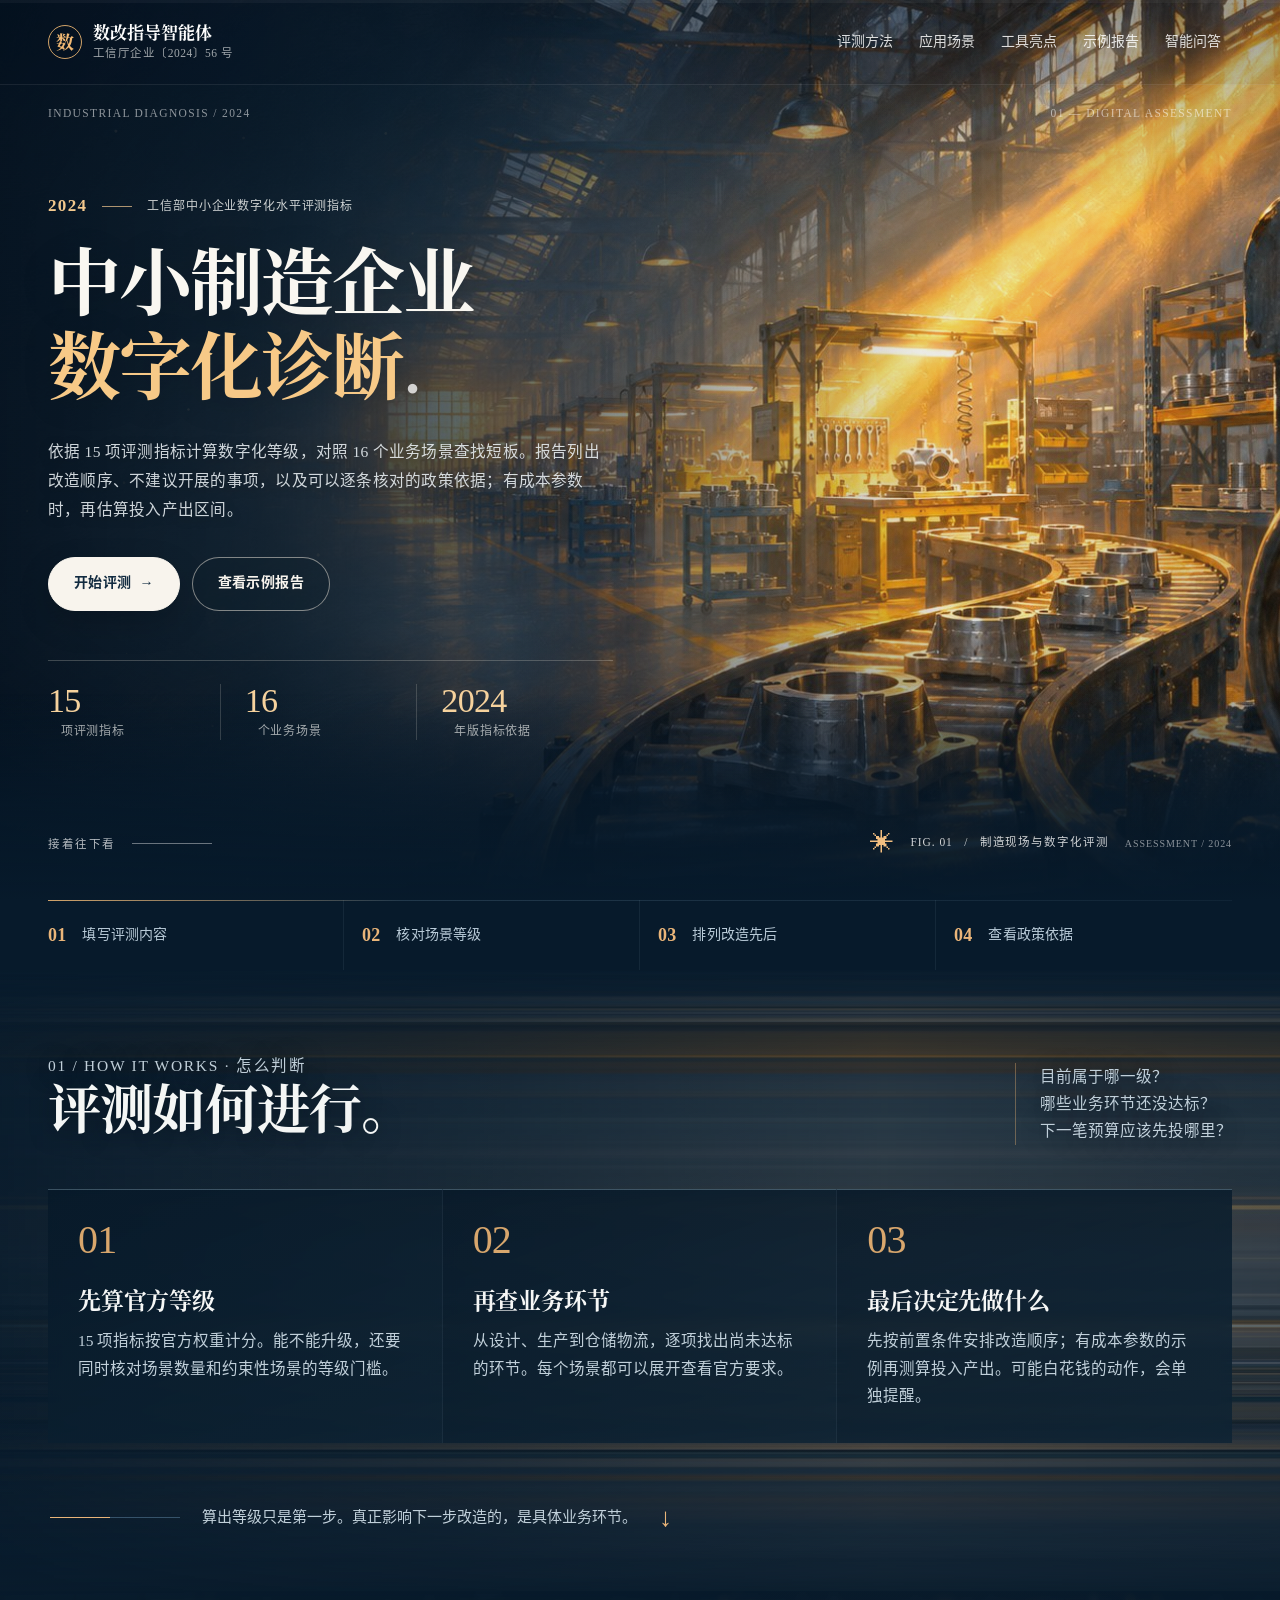
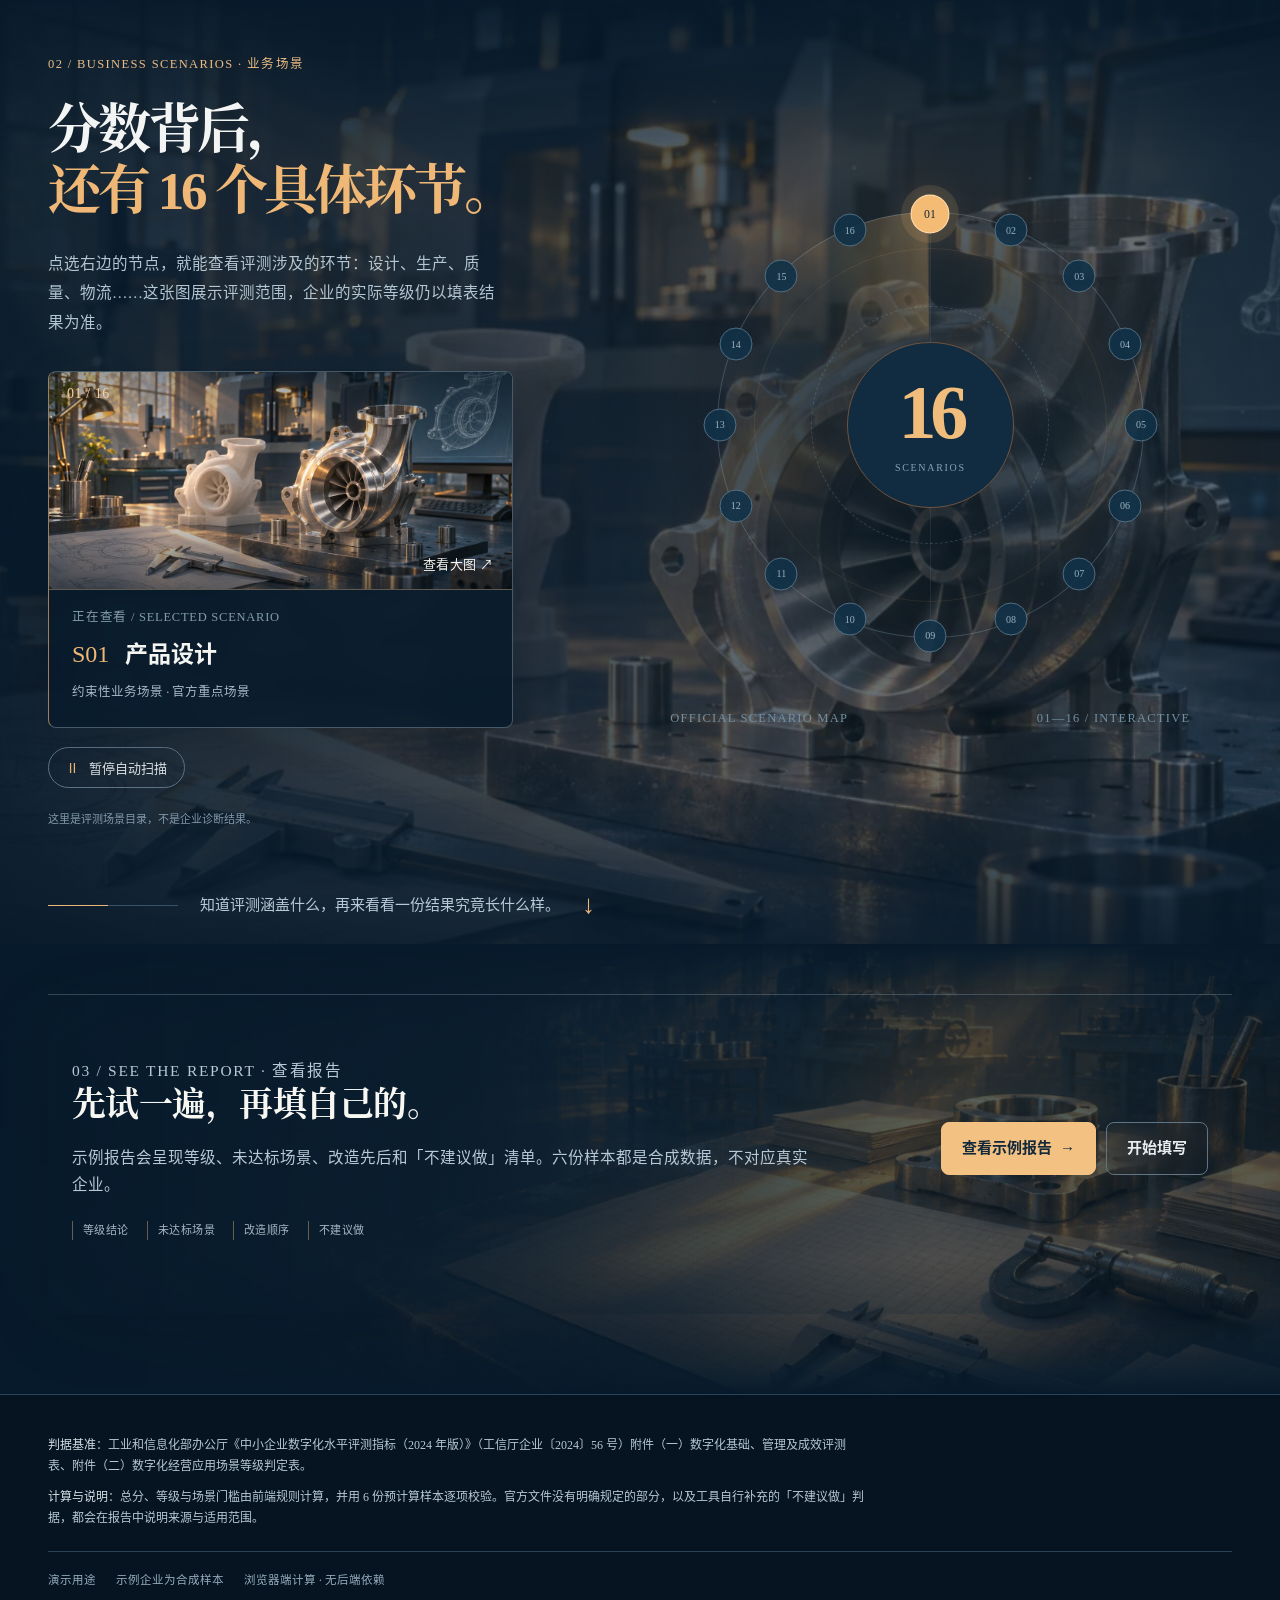
<file: index.html>
<!DOCTYPE html>
<html lang="zh-CN">
<head>
<meta charset="utf-8">
<meta name="viewport" content="width=device-width, initial-scale=1">
<title>数改指导智能体 · 中小企业数字化水平评测</title>
<meta name="description" content="依据工信厅企业〔2024〕56 号《中小企业数字化水平评测指标（2024 年版）》，输出可回查的诊断、改造路径与投入产出排序。">
<meta name="theme-color" content="#fbfaf7" media="(prefers-color-scheme: light)">
<meta name="theme-color" content="#121210" media="(prefers-color-scheme: dark)">
<link rel="icon" href="data:image/svg+xml,%3Csvg xmlns='http://www.w3.org/2000/svg' viewBox='0 0 32 32'%3E%3Crect width='32' height='32' rx='7' fill='%231a1916'/%3E%3Ctext x='16' y='23' font-size='17' text-anchor='middle' fill='%23fbfaf7' font-family='serif'%3E数%3C/text%3E%3C/svg%3E">
<link rel="stylesheet" href="assets/styles.css?v=20261108">
<link rel="stylesheet" href="assets/redesign.css?v=20261108">
<link rel="stylesheet" href="assets/motion-hero.css?v=20261108">
<link rel="stylesheet" href="assets/spectacle.css?v=20261108">
<link rel="stylesheet" href="assets/cinematic-scene.css?v=20261108">
<link rel="stylesheet" href="assets/typography.css?v=20261108">
<link rel="stylesheet" href="assets/continuity.css?v=20261108">
<link rel="stylesheet" href="assets/chapter-film.css?v=20261108">
<link rel="stylesheet" href="assets/scenario-gallery.css?v=20261108">
<link rel="stylesheet" href="assets/hero-editorial.css?v=20261108">
</head>
<body>
<a class="skip-link" href="#main">跳到主要内容</a>
<div class="page-scroll-progress" aria-hidden="true"><span></span></div>

<header class="topbar" id="topbar">
  <div class="topbar-inner">
    <a class="brand" href="#top" aria-label="数改指导智能体 首页">
      <span class="brand-mark" aria-hidden="true">数</span>
      <span class="brand-text">
        <span class="brand-name">数改指导智能体</span>
        <span class="brand-sub">工信厅企业〔2024〕56 号</span>
      </span>
    </a>
    <nav class="topnav" aria-label="页面导航">
      <a href="#method">评测方法</a>
      <a href="#scenario-atlas">应用场景</a>
      <a href="highlights.html">工具亮点</a>
      <a href="report.html" class="is-current">示例报告</a>
      <a href="ask.html">智能问答</a>
    </nav>
  </div>
</header>

<nav class="journey-rail" aria-label="了解工具的三个步骤">
  <span class="journey-rail-line" aria-hidden="true"><i></i></span>
  <a href="#method" data-chapter="method"><span>01</span> 评测方法</a>
  <a href="#scenario-atlas" data-chapter="scenario"><span>02</span> 应用场景</a>
  <a href="#start" data-chapter="start"><span>03</span> 示例报告</a>
</nav>

<main id="main">

  <!-- ============================================================ 首屏 -->
  <section class="hero" id="top">
    <div class="hero-bg" aria-hidden="true"></div>
    <canvas class="hero-cinema" id="hero-cinema" aria-hidden="true"></canvas>
    <div class="hero-beam" aria-hidden="true"></div>
    <canvas class="hero-particles" id="hero-particles" aria-hidden="true"></canvas>
    <div class="hero-transition" aria-hidden="true"></div>
    <div class="hero-edition" aria-hidden="true"><span>INDUSTRIAL DIAGNOSIS / 2024</span><span>01 — DIGITAL ASSESSMENT</span></div>
    <div class="hero-copy">
      <p class="eyebrow"><span class="eyebrow-year">2024</span><span class="eyebrow-divider" aria-hidden="true"></span>工信部中小企业数字化水平评测指标</p>
      <h1><span class="hero-line hero-line-first">中小制造企业</span><em class="hero-line hero-line-second">数字化诊断<span class="hero-period">.</span></em></h1>
      <p class="lede">
        依据 15 项评测指标计算数字化等级，对照 16 个业务场景查找短板。报告列出改造顺序、不建议开展的事项，以及可以逐条核对的政策依据；有成本参数时，再估算投入产出区间。
      </p>
      <div class="hero-actions">
        <a class="btn btn-primary" href="report.html?mode=form" id="btn-fill">
          开始评测
          <span class="arrow" aria-hidden="true">→</span>
        </a>
        <a class="btn" href="report.html?mode=demo" id="btn-demo">查看示例报告</a>
      </div>
      <div class="hero-trust hero-facts" aria-label="评测工具概要">
        <div class="hero-fact"><strong>15</strong><span>项评测指标</span></div>
        <div class="hero-fact"><strong>16</strong><span>个业务场景</span></div>
        <div class="hero-fact"><strong>2024</strong><span>年版指标依据</span></div>
      </div>
    </div>
    <div class="hero-figure" aria-hidden="true"><span class="figure-cross">✳</span><span>FIG. 01 &nbsp; / &nbsp; 制造现场与数字化评测</span><span>ASSESSMENT / 2024</span></div>
    <div class="hero-scroll" aria-hidden="true"><span>接着往下看</span><i></i></div>
  </section>

  <div class="motion-marquee" aria-label="使用流程：填写评测内容、核对场景等级、排列改造先后、查看政策依据">
    <div class="marquee-track" aria-hidden="true">
      <span><b>01</b> 填写评测内容</span>
      <span><b>02</b> 核对场景等级</span>
      <span><b>03</b> 排列改造先后</span>
      <span><b>04</b> 查看政策依据</span>
    </div>
  </div>
  <!-- ============================================================ 方法 -->
  <section class="method" id="method" aria-label="评测方法">
    <div class="chapter-film chapter-film-method" aria-hidden="true">
      <canvas class="chapter-film-canvas" data-film="method" data-image="assets/img/method-aisle.webp"></canvas>
      <div class="chapter-film-shade"></div>
    </div>
    <div class="story-intro reveal">
      <div><p class="story-overline">01 / HOW IT WORKS · 怎么判断</p><h2>评测如何进行<span>。</span></h2></div>
      <p>目前属于哪一级？<br>哪些业务环节还没达标？<br>下一笔预算应该先投哪里？</p>
    </div>
    <article class="reveal" style="--d:0ms">
      <span class="num">01</span>
      <h3>先算官方等级</h3>
      <p>15 项指标按官方权重计分。能不能升级，还要同时核对场景数量和约束性场景的等级门槛。</p>
    </article>
    <article class="reveal" style="--d:80ms">
      <span class="num">02</span>
      <h3>再查业务环节</h3>
      <p>从设计、生产到仓储物流，逐项找出尚未达标的环节。每个场景都可以展开查看官方要求。</p>
    </article>
    <article class="reveal" style="--d:160ms">
      <span class="num">03</span>
      <h3>最后决定先做什么</h3>
      <p>先按前置条件安排改造顺序；有成本参数的示例再测算投入产出。可能白花钱的动作，会单独提醒。</p>
    </article>
    <div class="method-handoff reveal">
      <span class="handoff-line"><i></i></span>
      <p>算出等级只是第一步。真正影响下一步改造的，是具体业务环节。</p>
      <span class="handoff-arrow">↓</span>
    </div>
  </section>

  <section class="signal-section" id="scenario-atlas" aria-labelledby="signal-title">
    <div class="chapter-film chapter-film-scenario" aria-hidden="true">
      <canvas class="chapter-film-canvas" data-film="scenario" data-image="assets/img/scenario-cell.webp"></canvas>
      <div class="chapter-film-shade"></div>
    </div>
    <div class="signal-inner">
      <div class="signal-copy reveal">
        <p class="signal-eyebrow">02 / BUSINESS SCENARIOS · 业务场景</p>
        <h2 id="signal-title">分数背后，<br><em>还有 16 个具体环节。</em></h2>
        <p class="signal-description">点选右边的节点，就能查看评测涉及的环节：设计、生产、质量、物流……这张图展示评测范围，企业的实际等级仍以填表结果为准。</p>
        <div class="signal-active" aria-live="off">
          <button class="signal-preview-zoom" id="signal-preview-zoom" type="button" aria-label="放大当前场景主题图">
            <img class="signal-preview-image is-current" id="signal-preview-a" src="assets/img/scenes/s01.webp" alt="" width="1200" height="676" decoding="async">
            <img class="signal-preview-image" id="signal-preview-b" alt="" width="1200" height="676" decoding="async">
            <span class="signal-preview-counter" id="signal-preview-counter">01 / 16</span>
            <span class="signal-preview-action">查看大图 ↗</span>
          </button>
          <div class="signal-active-body">
            <span class="signal-active-label">正在查看 / SELECTED SCENARIO</span>
            <div class="signal-active-main"><strong id="signal-id">S01</strong><span id="signal-name">产品设计</span></div>
            <span class="signal-type" id="signal-type">工信部 2024 年评测场景</span>
          </div>
        </div>
        <button type="button" class="signal-toggle" id="signal-toggle" aria-pressed="false"><span class="signal-toggle-icon" aria-hidden="true">Ⅱ</span><span id="signal-toggle-text">暂停自动扫描</span></button>
        <p class="signal-disclaimer">这里是评测场景目录，不是企业诊断结果。</p>
      </div>
      <div class="signal-visual reveal" aria-label="16 个应用场景节点，可逐一选择">
        <div class="signal-orbit">
          <div class="signal-halo" aria-hidden="true"></div>
          <div class="signal-circles" aria-hidden="true"></div>
          <div class="signal-sweep" aria-hidden="true"></div>
          <div class="signal-center" aria-hidden="true"><strong>16</strong><span>SCENARIOS</span></div>
          <div class="signal-nodes" id="signal-nodes"></div>
        </div>
        <div class="signal-meta"><span>OFFICIAL SCENARIO MAP</span><span>01—16 / INTERACTIVE</span></div>
      </div>
    </div>
    <div class="signal-handoff reveal">
      <span class="handoff-line"><i></i></span>
      <p>知道评测涵盖什么，再来看看一份结果究竟长什么样。</p>
      <span class="handoff-arrow">↓</span>
    </div>
    <dialog class="signal-lightbox" id="signal-lightbox" aria-label="业务场景主题图预览">
      <button class="signal-lightbox-close" id="signal-lightbox-close" type="button" aria-label="关闭预览">×</button>
      <div class="signal-lightbox-frame">
        <img id="signal-lightbox-image" alt="" width="1200" height="676">
      </div>
      <div class="signal-lightbox-footer">
        <div>
          <span class="signal-lightbox-kicker">16 BUSINESS SCENARIOS · 主题示意</span>
          <strong id="signal-lightbox-title">S01 产品设计</strong>
          <span class="signal-lightbox-note">AI 生成的概念画面，并非真实企业现场或等级判定依据。</span>
        </div>
        <div class="signal-lightbox-controls">
          <button id="signal-lightbox-prev" type="button" aria-label="查看上一场景">←</button>
          <button id="signal-lightbox-next" type="button" aria-label="查看下一场景">→</button>
        </div>
      </div>
    </dialog>
  </section>

  <!-- ============================================================ 开始 -->
  <section class="start" id="start">
    <div class="chapter-film chapter-film-report" aria-hidden="true">
      <canvas class="chapter-film-canvas" data-film="report" data-image="assets/img/report-workbench.webp"></canvas>
      <div class="chapter-film-shade"></div>
    </div>
    <div class="start-inner reveal">
      <div class="start-copy">
        <p class="start-overline">03 / SEE THE REPORT · 查看报告</p>
        <h2>先试一遍，再填自己的。</h2>
        <p>示例报告会呈现等级、未达标场景、改造先后和「不建议做」清单。六份样本都是合成数据，不对应真实企业。</p>
        <div class="start-meta">
          <span>等级结论</span>
          <span>未达标场景</span>
          <span>改造顺序</span>
          <span>不建议做</span>
        </div>
      </div>
      <div class="start-actions">
        <a class="btn btn-primary" href="report.html?mode=demo" id="btn-demo-2">
          查看示例报告
          <span class="arrow" aria-hidden="true">→</span>
        </a>
        <a class="btn" href="report.html?mode=form" id="btn-fill-2">开始填写</a>
      </div>
    </div>
  </section>


</main>

<footer class="footer">
  <div class="footer-inner">
    <p><strong>判据基准</strong>：工业和信息化部办公厅《中小企业数字化水平评测指标（2024 年版）》（工信厅企业〔2024〕56 号）附件（一）数字化基础、管理及成效评测表、附件（二）数字化经营应用场景等级判定表。</p>
    <p style="margin-top:10px"><strong>计算与说明</strong>：总分、等级与场景门槛由前端规则计算，并用 6 份预计算样本逐项校验。官方文件没有明确规定的部分，以及工具自行补充的「不建议做」判据，都会在报告中说明来源与适用范围。</p>
    <div class="footer-meta">
      <span>演示用途</span>
      <span>示例企业为合成样本</span>
      <span id="footer-mode">浏览器端计算</span>
    </div>
  </div>
</footer>

<script src="assets/engine.js?v=20261108"></script>
<script src="assets/app.js?v=20261108"></script>
<script src="assets/motion-hero.js?v=20261108"></script>
<script src="assets/spectacle.js?v=20261108"></script>
<script src="assets/scenario-atlas.js?v=20261108"></script>
<script src="assets/cinematic-scene.js?v=20261108"></script>
<script src="assets/continuity.js?v=20261108"></script>
<script src="assets/chapter-film.js?v=20261108"></script>
</body>
</html>
</file>
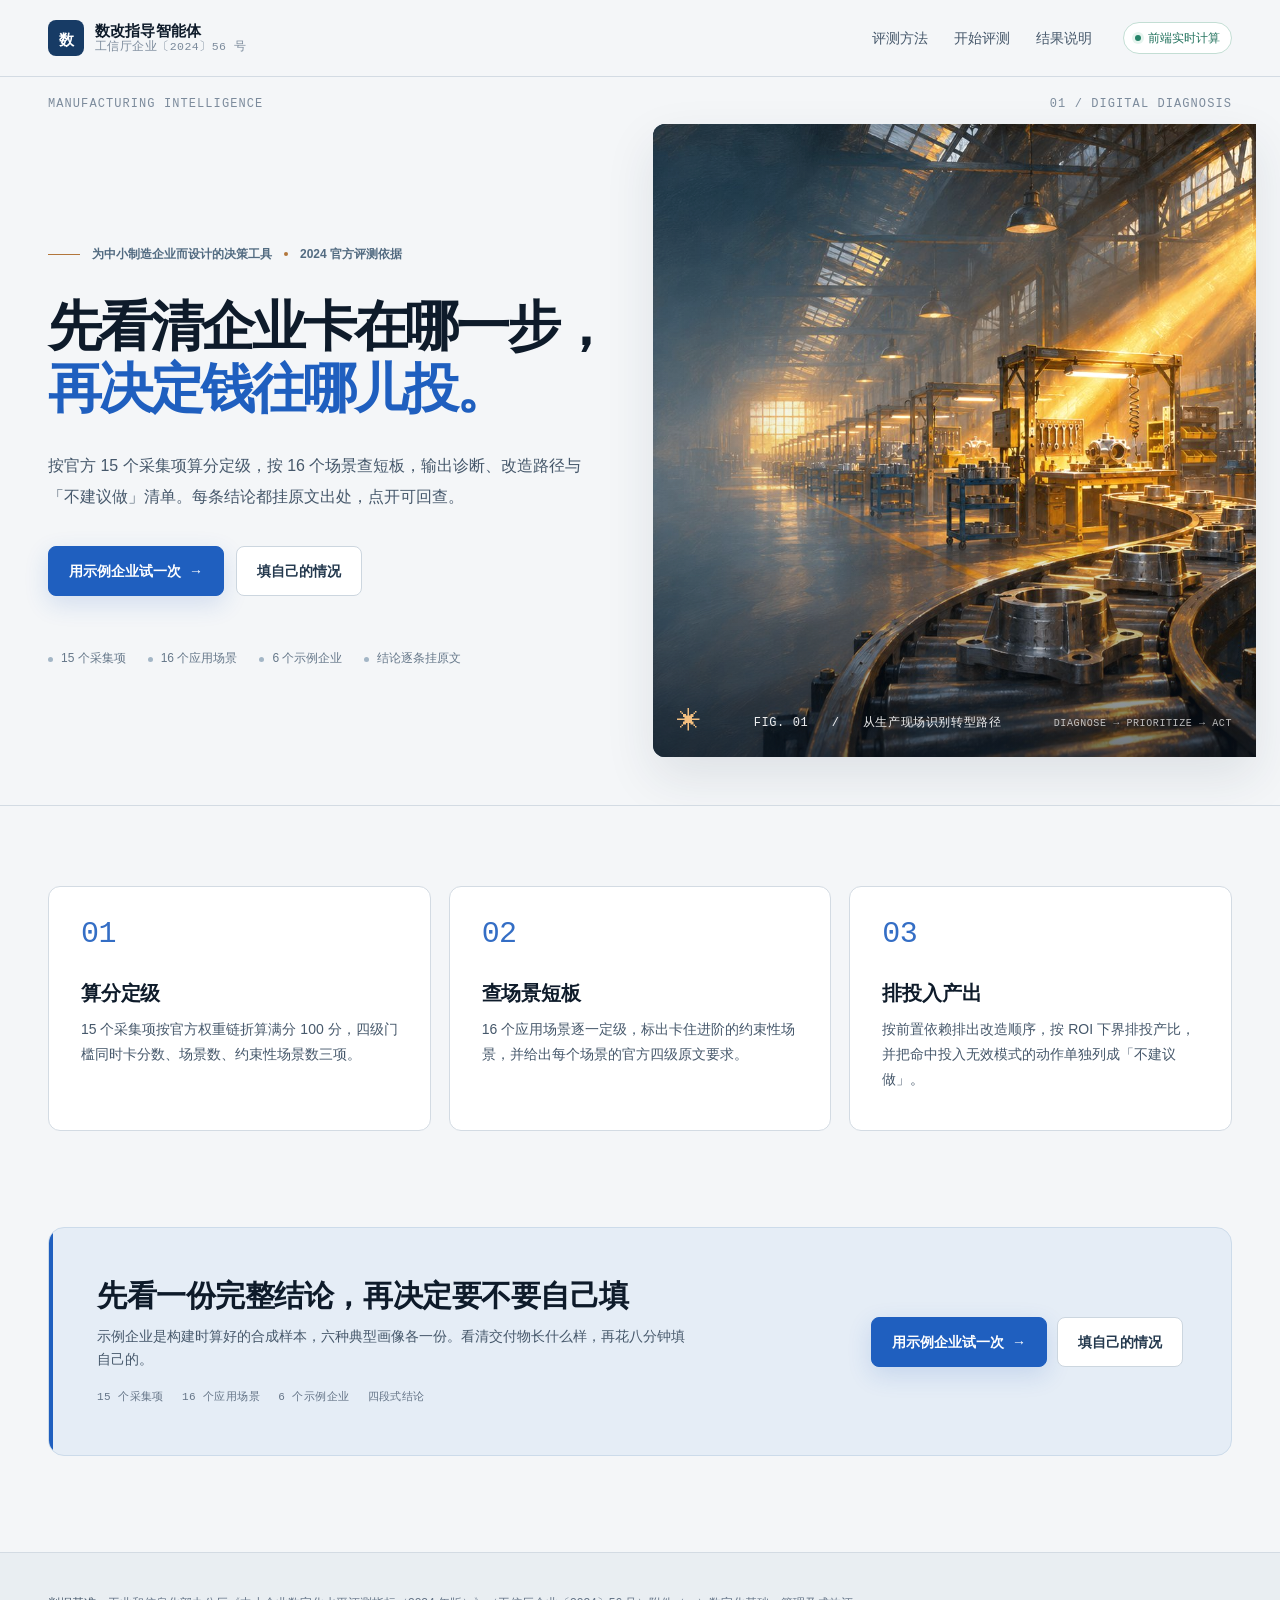
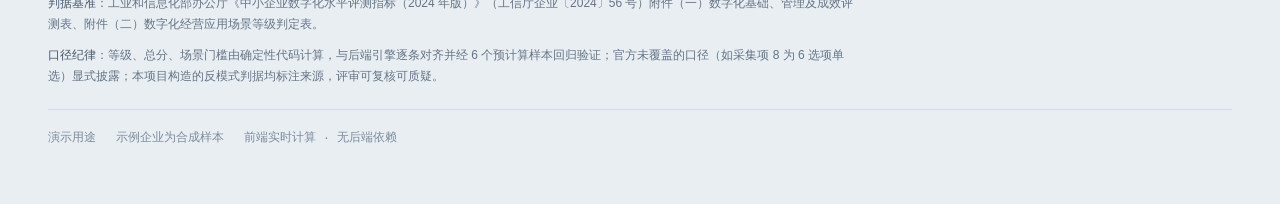
<file: beta/index.html>
<!DOCTYPE html>
<html lang="zh-CN">
<head>
<meta charset="utf-8">
<meta name="viewport" content="width=device-width, initial-scale=1">
<title>数改指导智能体 · 中小企业数字化水平评测</title>
<meta name="description" content="依据工信厅企业〔2024〕56 号《中小企业数字化水平评测指标（2024 年版）》，输出可回查的诊断、改造路径与投入产出排序。">
<meta name="theme-color" content="#fbfaf7" media="(prefers-color-scheme: light)">
<meta name="theme-color" content="#121210" media="(prefers-color-scheme: dark)">
<link rel="icon" href="data:image/svg+xml,%3Csvg xmlns='http://www.w3.org/2000/svg' viewBox='0 0 32 32'%3E%3Crect width='32' height='32' rx='7' fill='%231a1916'/%3E%3Ctext x='16' y='23' font-size='17' text-anchor='middle' fill='%23fbfaf7' font-family='serif'%3E数%3C/text%3E%3C/svg%3E">
<link rel="stylesheet" href="assets/styles.css">
<link rel="stylesheet" href="assets/redesign.css">
</head>
<body>
<a class="skip-link" href="#main">跳到主要内容</a>

<header class="topbar" id="topbar">
  <div class="topbar-inner">
    <a class="brand" href="#top" aria-label="数改指导智能体 首页">
      <span class="brand-mark" aria-hidden="true">数</span>
      <span class="brand-text">
        <span class="brand-name">数改指导智能体</span>
        <span class="brand-sub">工信厅企业〔2024〕56 号</span>
      </span>
    </a>
    <nav class="topnav" aria-label="页面导航">
      <a href="#method">评测方法</a>
      <a href="#panel-input">开始评测</a>
      <a href="#panel-output">结果说明</a>
    </nav>
    <span class="status" id="status-chip" data-state="loading">正在载入判据…</span>
  </div>
</header>

<main id="main">

  <!-- ============================================================ 首屏 -->
  <section class="hero" id="top">
    <div class="hero-bg" aria-hidden="true"></div>
    <div class="hero-edition" aria-hidden="true"><span>MANUFACTURING INTELLIGENCE</span><span>01 / DIGITAL DIAGNOSIS</span></div>
    <div class="hero-copy">
      <div class="hero-kicker"><span class="kicker-line"></span> 为中小制造企业而设计的决策工具 <span class="kicker-dot"></span> 2024 官方评测依据</div>
      <p class="eyebrow">工信厅企业〔2024〕56 号<span class="eyebrow-long"> · 附件（一）（二）逐字转写</span></p>
      <h1>先看清企业卡在哪一步，<br><em>再决定钱往哪儿投。</em></h1>
      <p class="lede">
        按官方 15 个采集项算分定级，按 16 个场景查短板，输出诊断、改造路径与「不建议做」清单。每条结论都挂原文出处，点开可回查。
      </p>
      <div class="hero-actions">
        <button type="button" class="btn btn-primary" id="btn-demo">
          用示例企业试一次
          <span class="arrow" aria-hidden="true">→</span>
        </button>
        <button type="button" class="btn" id="btn-fill">填自己的情况</button>
      </div>
      <div class="hero-trust">
        <span>15 个采集项</span>
        <span>16 个应用场景</span>
        <span>6 个示例企业</span>
        <span>结论逐条挂原文</span>
      </div>
    </div>
    <div class="hero-figure" aria-hidden="true"><span class="figure-cross">✳</span><span>FIG. 01 &nbsp; / &nbsp; 从生产现场识别转型路径</span><span>DIAGNOSE → PRIORITIZE → ACT</span></div>
  </section>

  <!-- ============================================================ 方法 -->
  <section class="method" id="method" aria-label="评测方法">
    <article class="reveal" style="--d:0ms">
      <span class="num">01</span>
      <h3>算分定级</h3>
      <p>15 个采集项按官方权重链折算满分 100 分，四级门槛同时卡分数、场景数、约束性场景数三项。</p>
    </article>
    <article class="reveal" style="--d:80ms">
      <span class="num">02</span>
      <h3>查场景短板</h3>
      <p>16 个应用场景逐一定级，标出卡住进阶的约束性场景，并给出每个场景的官方四级原文要求。</p>
    </article>
    <article class="reveal" style="--d:160ms">
      <span class="num">03</span>
      <h3>排投入产出</h3>
      <p>按前置依赖排出改造顺序，按 ROI 下界排投产比，并把命中投入无效模式的动作单独列成「不建议做」。</p>
    </article>
  </section>

  <!-- ============================================================ 开始 -->
  <section class="start" id="start">
    <div class="start-inner reveal">
      <div class="start-copy">
        <h2>先看一份完整结论，再决定要不要自己填</h2>
        <p>示例企业是构建时算好的合成样本，六种典型画像各一份。看清交付物长什么样，再花八分钟填自己的。</p>
        <div class="start-meta">
          <span>15 个采集项</span>
          <span>16 个应用场景</span>
          <span>6 个示例企业</span>
          <span>四段式结论</span>
        </div>
      </div>
      <div class="start-actions">
        <button type="button" class="btn btn-primary" id="btn-demo-2">
          用示例企业试一次
          <span class="arrow" aria-hidden="true">→</span>
        </button>
        <button type="button" class="btn" id="btn-fill-2">填自己的情况</button>
      </div>
    </div>
  </section>

  <!-- ============================================================ 表单 -->
  <section class="section" id="panel-input" hidden>
    <div class="section-head">
      <h2>企业画像</h2>
      <p>选项文本与等级描述全部来自官方原文，页面只做渲染。填完 15 个采集项与 16 个场景等级即可出结论。</p>
    </div>

    <div class="progress" id="progress" hidden>
      <div class="progress-bar"><div class="progress-fill" id="progress-fill"></div></div>
      <span class="progress-text" id="progress-text">0 / 31</span>
    </div>

    <div class="fixture-bar">
      <span class="label">示例企业</span>
      <select id="fixture-select" aria-label="选择示例企业"></select>
      <button type="button" class="btn" id="btn-load-fixture">载入并评测</button>
      <span class="label" style="margin-left:auto">合成样本，非真实企业数据</span>
    </div>

    <form id="profile-form" novalidate>
      <fieldset class="group-block">
        <legend>企业与经营基线 <span class="hint-inline">用于投入产出测算，留空不影响定级</span></legend>
        <div class="field-grid">
          <label class="field wide">
            <span>企业名称</span>
            <input type="text" name="name" id="f-name" placeholder="例：某精密件制造企业" autocomplete="off">
          </label>
          <label class="field">
            <span>年营业收入 <span class="unit">万元</span></span>
            <input type="number" name="revenue_wan" id="f-revenue" min="0" step="1" placeholder="6000">
          </label>
          <label class="field">
            <span>年数字化投入 <span class="unit">万元</span></span>
            <input type="number" name="digital_spend_wan" id="f-spend" min="0" step="1" placeholder="120">
          </label>
          <label class="field">
            <span>年综合能源消费 <span class="unit">吨标准煤</span></span>
            <input type="number" name="energy_wan" id="f-energy" min="0" step="1" placeholder="900">
          </label>
          <label class="field">
            <span>员工数 <span class="unit">人</span></span>
            <input type="number" name="headcount" id="f-headcount" min="0" step="1" placeholder="200">
          </label>
          <label class="field">
            <span>年成本 <span class="unit">万元</span></span>
            <input type="number" name="cost_wan" id="f-cost" min="0" step="1" placeholder="3600">
          </label>
          <label class="field">
            <span>企业所在地 <span class="unit">选填</span></span>
            <input type="text" name="province" id="f-province" placeholder="例：江苏" autocomplete="off">
          </label>
        </div>
      </fieldset>

      <fieldset class="group-block">
        <legend>采集项 1—15 <span class="hint-inline">官方评测表，逐字转写</span></legend>
        <div id="indicator-groups"></div>
      </fieldset>

      <fieldset class="group-block">
        <legend>应用场景 1—4 级 <span class="hint-inline">官方等级判定表，逐字转写</span></legend>
        <div id="scenario-groups"></div>
      </fieldset>

      <div class="form-foot">
        <button type="submit" class="btn btn-primary" id="btn-evaluate">
          生成诊断与改造路径
          <span class="arrow" aria-hidden="true">→</span>
        </button>
        <button type="button" class="btn btn-ghost" id="btn-reset">清空重填</button>
        <span class="form-status" id="form-status" role="status"></span>
      </div>
    </form>
  </section>

  <!-- ============================================================ 结果头 -->
  <div class="result-head" id="result-head" hidden>
    <div class="gauge">
      <div>
        <div class="gauge-label">评测得分</div>
        <div class="gauge-score">
          <span class="gauge-num" id="score-value">0</span>
          <span class="gauge-max">/ 100</span>
        </div>
      </div>
      <div class="gauge-right">
        <div class="gauge-label">水平等级</div>
        <div class="level-title">
          <span class="level-name" id="level-value">—</span>
          <span class="level-chip" id="level-chip">—</span>
        </div>
        <div class="scale" aria-hidden="true">
          <div class="rail">
            <div class="rail-fill" id="gauge-fill"></div>
            <div class="rail-ticks"><i style="left:20%"></i><i style="left:40%"></i><i style="left:60%"></i><i style="left:80%"></i></div>
            <div class="rail-knob" id="gauge-knob"></div>
          </div>
          <div class="rail-labels">
            <span>0</span><span>20</span><span>40</span><span>60</span><span>80</span><span>100</span>
          </div>
        </div>
        <p class="gap-line" id="gap-line"></p>
      </div>
    </div>
    <div class="judge-strip" id="judge-strip"></div>
  </div>

  <!-- ============================================================ 结果体 -->
  <div class="result-layout" id="result-layout" hidden>
    <nav class="toc" aria-label="结果目录">
      <span class="toc-label">目录</span>
      <a href="#sec-diagnosis"><span class="n">一</span>诊断</a>
      <a href="#sec-pathway"><span class="n">二</span>改造路径</a>
      <a href="#sec-ranking"><span class="n">三</span>投入产出</a>
      <a href="#sec-policy"><span class="n">四</span>政策注记</a>
    </nav>

    <div class="result-body" id="output-panel">

      <section class="out-section" id="sec-diagnosis" aria-labelledby="h-diagnosis">
        <div class="out-head">
          <span class="n">一</span>
          <h3 id="h-diagnosis">诊断</h3>
          <span class="sub" id="sub-diagnosis"></span>
        </div>
        <div id="out-diagnosis"></div>
      </section>

      <section class="out-section" id="sec-pathway" aria-labelledby="h-pathway">
        <div class="out-head">
          <span class="n">二</span>
          <h3 id="h-pathway">改造路径</h3>
          <span class="sub" id="sub-pathway"></span>
        </div>
        <div id="out-pathway"></div>
      </section>

      <section class="out-section" id="sec-ranking" aria-labelledby="h-ranking">
        <div class="out-head">
          <span class="n">三</span>
          <h3 id="h-ranking">投入产出排序与「不建议做」</h3>
          <span class="sub" id="sub-ranking"></span>
        </div>
        <div id="out-ranking"></div>
      </section>

      <section class="out-section" id="sec-policy" aria-labelledby="h-policy">
        <div class="out-head">
          <span class="n">四</span>
          <h3 id="h-policy">政策注记</h3>
          <span class="sub" id="sub-policy"></span>
        </div>
        <div id="out-policy"></div>
      </section>

      <details class="assumptions">
        <summary>本次结果的口径、假设与生成信息</summary>
        <div class="assumptions-body" id="out-assumptions"></div>
      </details>

    </div>
  </div>

</main>

<footer class="footer">
  <div class="footer-inner">
    <p><strong>判据基准</strong>：工业和信息化部办公厅《中小企业数字化水平评测指标（2024 年版）》（工信厅企业〔2024〕56 号）附件（一）数字化基础、管理及成效评测表、附件（二）数字化经营应用场景等级判定表。</p>
    <p style="margin-top:10px"><strong>口径纪律</strong>：等级、总分、场景门槛由确定性代码计算，与后端引擎逐条对齐并经 6 个预计算样本回归验证；官方未覆盖的口径（如采集项 8 为 6 选项单选）显式披露；本项目构造的反模式判据均标注来源，评审可复核可质疑。</p>
    <div class="footer-meta">
      <span>演示用途</span>
      <span>示例企业为合成样本</span>
      <span id="footer-mode">前端实时计算</span>
    </div>
  </div>
</footer>

<script src="assets/engine.js"></script>
<script src="assets/app.js"></script>
</body>
</html>
</file>
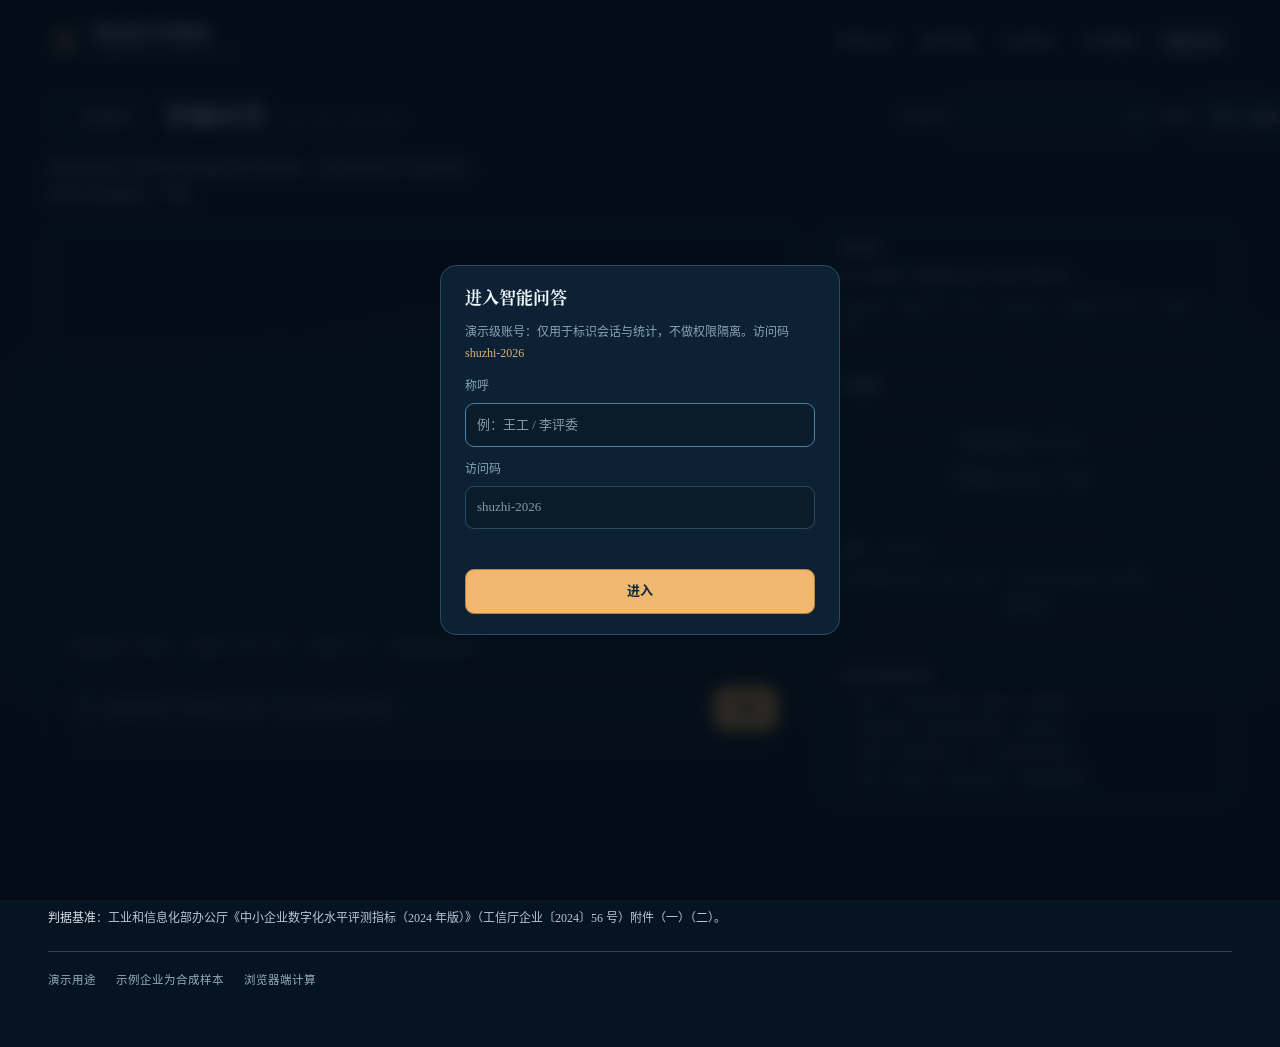
<file: ask.html>
<!DOCTYPE html>
<html lang="zh-CN">
<head>
<meta charset="utf-8">
<meta name="viewport" content="width=device-width, initial-scale=1">
<title>智能问答 · 数改指导智能体</title>
<meta name="description" content="按官方判据回答等级、缺口、改造顺序、投入产出与政策依据；每条回答都带可回查的依据。">
<meta name="theme-color" content="#071a2b">
<link rel="icon" href="data:image/svg+xml,%3Csvg xmlns='http://www.w3.org/2000/svg' viewBox='0 0 32 32'%3E%3Crect width='32' height='32' rx='7' fill='%231a1916'/%3E%3Ctext x='16' y='23' font-size='17' text-anchor='middle' fill='%23fbfaf7' font-family='serif'%3E数%3C/text%3E%3C/svg%3E">
<link rel="stylesheet" href="assets/styles.css?v=20261109">
<link rel="stylesheet" href="assets/redesign.css?v=20261109">
<link rel="stylesheet" href="assets/motion-hero.css?v=20261109">
<link rel="stylesheet" href="assets/spectacle.css?v=20261109">
<link rel="stylesheet" href="assets/typography.css?v=20261109">
<link rel="stylesheet" href="assets/continuity.css?v=20261109">
<link rel="stylesheet" href="assets/hero-editorial.css?v=20261109">
<link rel="stylesheet" href="assets/subpage.css?v=20261109">
<link rel="stylesheet" href="assets/ai-card.css?v=20261109">
<link rel="stylesheet" href="assets/agent/agent.css?v=20261109">
</head>
<body class="page-ask">
<a class="skip-link" href="#main">跳到主要内容</a>

<header class="topbar" id="topbar">
  <div class="topbar-inner">
    <a class="brand" href="index.html" aria-label="数改指导智能体 首页">
      <span class="brand-mark" aria-hidden="true">数</span>
      <span class="brand-text">
        <span class="brand-name">数改指导智能体</span>
        <span class="brand-sub">工信厅企业〔2024〕56 号</span>
      </span>
    </a>
    <nav class="topnav" aria-label="页面导航">
      <a href="index.html#method">评测方法</a>
      <a href="index.html#scenario-atlas">应用场景</a>
      <a href="highlights.html">工具亮点</a>
      <a href="report.html">示例报告</a>
      <a href="ask.html" class="is-current" aria-current="page">智能问答</a>
    </nav>
  </div>
</header>

<main id="main" class="ask-shell">

  <section class="subpage-bar ask-bar">
    <div class="subpage-bar-head">
      <a class="subpage-back" href="report.html">
        <span aria-hidden="true">←</span> 返回报告
      </a>
      <h1 class="subpage-title">智能问答 <small>ASK THE ADVISOR</small></h1>
      <div class="ask-fixture">
        <span>示例企业</span>
        <select id="ask-fixture" aria-label="选择示例企业"></select>
        <span>计划器</span>
        <select id="ask-planner" aria-label="选择计划器">
          <option value="rules">规则（离线）</option>
          <option value="llm">模型（BYOK）</option>
        </select>
        <button id="llm-config" type="button" class="ask-mini">设置</button>
      </div>
    </div>
    <p class="subpage-lede">
      回答里的每个数字都来自确定性评测结果，涉及政策的句子会挂原文。检索不到就直说，不编。
    </p>
  </section>

  <div class="ask-grid">

    <section class="ask-chat" aria-label="对话">
      <div id="ask-flow" class="ask-flow" role="log" aria-live="polite"></div>

      <div class="ask-suggest">
        <button type="button" data-q="我现在是什么等级？">我现在是什么等级？</button>
        <button type="button" data-q="还差多少分到 3 级？">还差多少分到 3 级？</button>
        <button type="button" data-q="先改哪一步？">先改哪一步？</button>
        <button type="button" data-q="有哪些政策依据？">有哪些政策依据？</button>
      </div>

      <form id="ask-form" class="ask-composer" autocomplete="off">
        <label class="sr-only" for="ask-input">输入问题</label>
        <input id="ask-input" type="text" placeholder="例：设备管理这个场景现在几级？先补它还是先补质量？" />
        <button type="submit" class="ask-send">发送</button>
      </form>
    </section>

    <aside class="ask-side" aria-label="运行信息">
      <section class="panel">
        <h2 class="panel__title">调用链 <span id="trace-status" class="panel__hint"></span></h2>
        <ol id="trace-list" class="trace">
          <li class="trace__empty">发一条问题，这里会显示这一轮走了哪几步。</li>
        </ol>
        <p class="panel__foot">识别意图 → 编排工具 → 执行 → 组织回答 → 自检数字与引用 →（必要时）兜底</p>
      </section>

      <section class="panel">
        <h2 class="panel__title">可观测</h2>
        <dl id="metrics" class="metrics"></dl>
        <ul id="event-list" class="events"></ul>
        <button id="export-log" type="button" class="panel__btn">导出会话日志（JSONL）</button>
        <button id="export-trace" type="button" class="panel__btn">导出最近一轮 trace（OTel）</button>
      </section>

      <section class="panel">
        <h2 class="panel__title">记忆 <span class="panel__hint">本机浏览器</span></h2>
        <p id="memory-text" class="panel__foot">还没有跨会话记忆。聊过一轮后，下次打开会先复述上次问到哪。</p>
        <button id="memory-clear" type="button" class="panel__btn">清空记忆</button>
      </section>

      <section class="panel panel--note">
        <h2 class="panel__title">这套问答的边界</h2>
        <ul class="limits">
          <li>数字：只读评测结果，模板不产生新数字</li>
          <li>政策/案例：检索不到就明说，不编条文</li>
          <li>意图：规则匹配为主，问法太偏会走兜底</li>
          <li>账号：演示级，仅标识会话，不做权限隔离</li>
        </ul>
      </section>
    </aside>

  </div>
</main>

<dialog id="llm-dialog" class="llm-dialog">
  <form method="dialog" id="llm-form">
    <h2>模型计划器设置</h2>
    <p class="llm-note">填自己的 OpenAI 兼容端点。密钥只存在本机 localStorage，不会发到本站服务器（本站没有服务器）。</p>
    <label>Base URL<input id="llm-base" placeholder="https://api.openai.com/v1" autocomplete="off"></label>
    <label>Model<input id="llm-model" placeholder="gpt-4o-mini / qwen-plus" autocomplete="off"></label>
    <label>API Key<input id="llm-key" type="password" placeholder="sk-..." autocomplete="off"></label>
    <p id="llm-status" class="llm-status"></p>
    <div class="llm-actions">
      <button type="button" id="llm-save" class="ask-send">保存</button>
      <button type="button" id="llm-clear" class="ask-mini">清除</button>
      <button value="close" class="ask-mini">关闭</button>
    </div>
  </form>
</dialog>

<div id="ask-gate" class="gate" hidden>
  <form id="gate-form" class="gate__card">
    <h2>进入智能问答</h2>
    <p class="gate__note">演示级账号：仅用于标识会话与统计，不做权限隔离。访问码 <code>shuzhi-2026</code></p>
    <label class="gate__field">称呼
      <input id="gate-name" type="text" placeholder="例：王工 / 李评委" autocomplete="off">
    </label>
    <label class="gate__field">访问码
      <input id="gate-code" type="password" placeholder="shuzhi-2026">
    </label>
    <p id="gate-error" class="gate__error" role="alert"></p>
    <button type="submit" class="gate__btn">进入</button>
  </form>
</div>

<footer class="footer">
  <div class="footer-inner">
    <p><strong>判据基准</strong>：工业和信息化部办公厅《中小企业数字化水平评测指标（2024 年版）》（工信厅企业〔2024〕56 号）附件（一）（二）。</p>
    <div class="footer-meta">
      <span>演示用途</span>
      <span>示例企业为合成样本</span>
      <span>浏览器端计算</span>
    </div>
  </div>
</footer>

<script src="assets/provenance.js?v=20261109"></script>
<script src="assets/agent/memory.js?v=20261109"></script>
<script src="assets/agent/claims.js?v=20261109"></script>
<script src="assets/agent/planner.js?v=20261109"></script>
<script src="assets/agent/kb.js?v=20261109"></script>
<script src="assets/agent/tools.js?v=20261109"></script>
<script src="assets/agent/graph.js?v=20261109"></script>
<script src="assets/agent/agent.js?v=20261109"></script>
<script src="assets/agent/ui.js?v=20261109"></script>
</body>
</html>
</file>
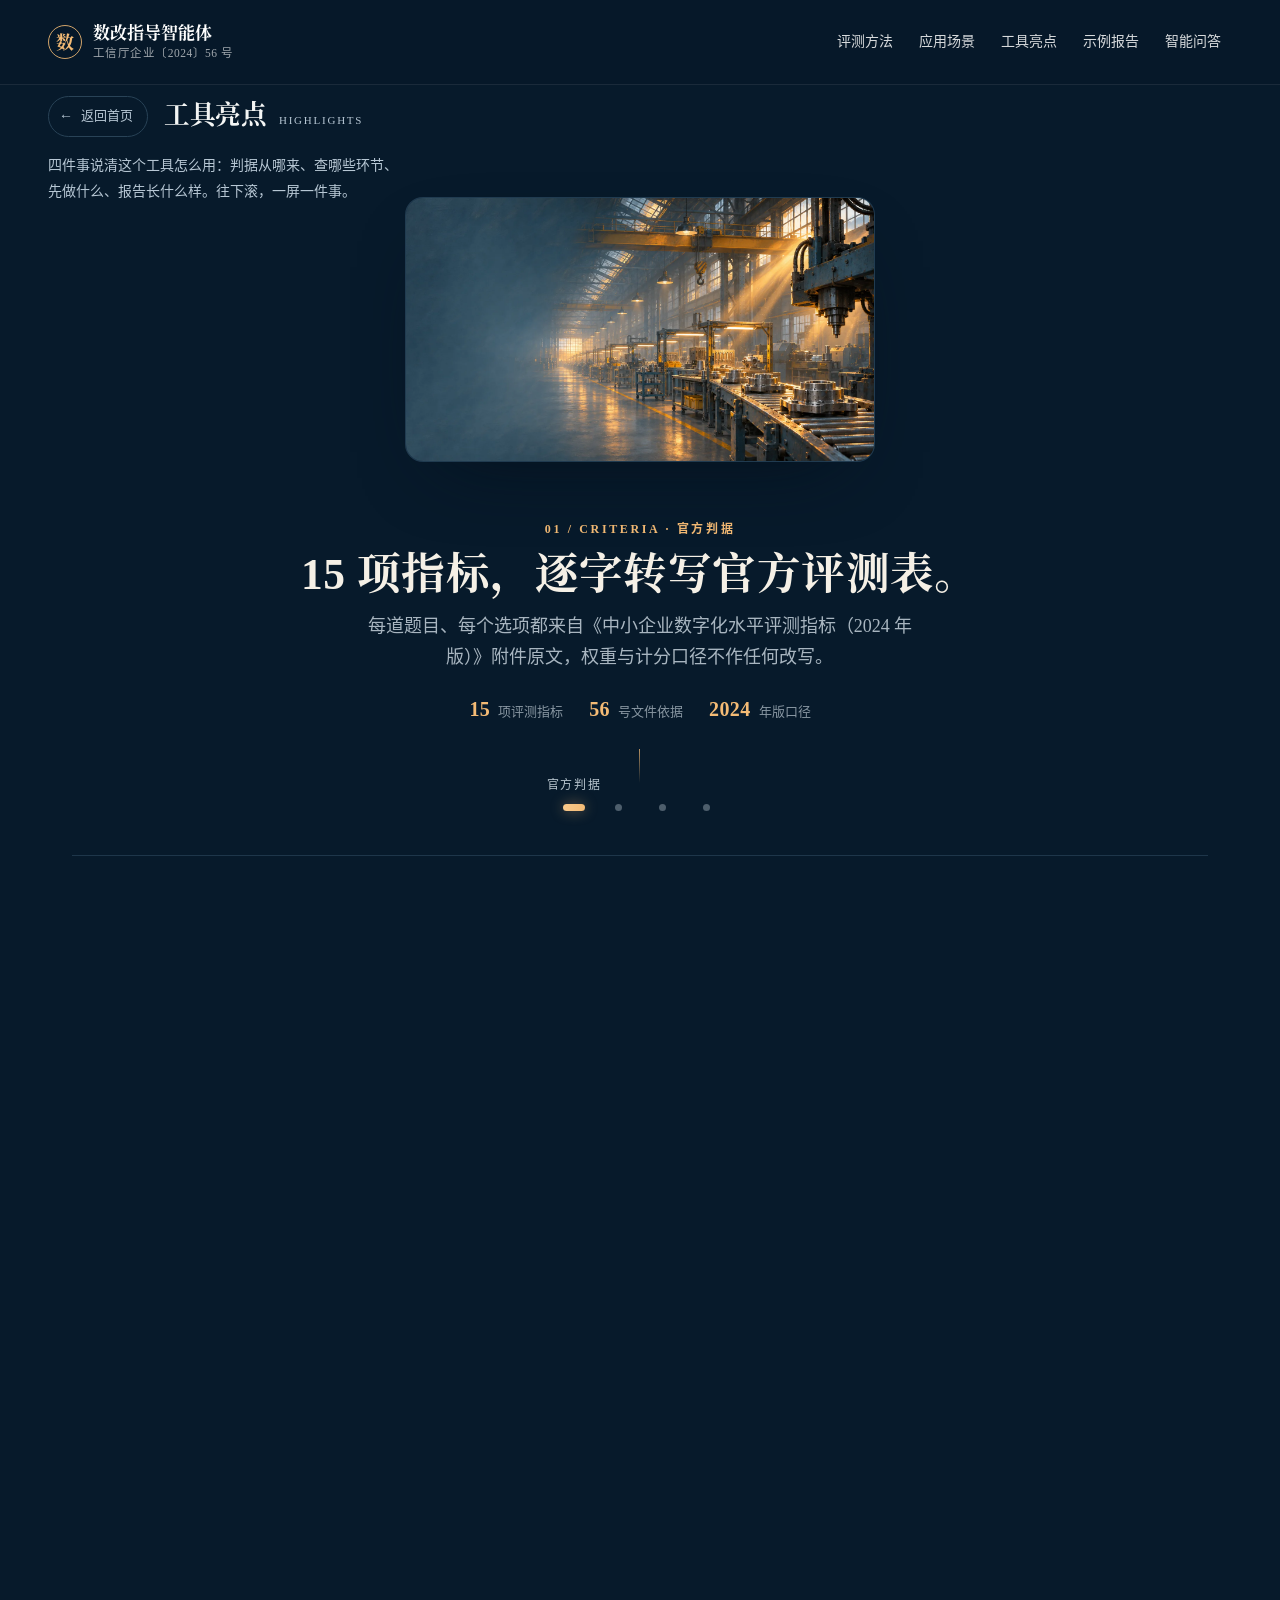
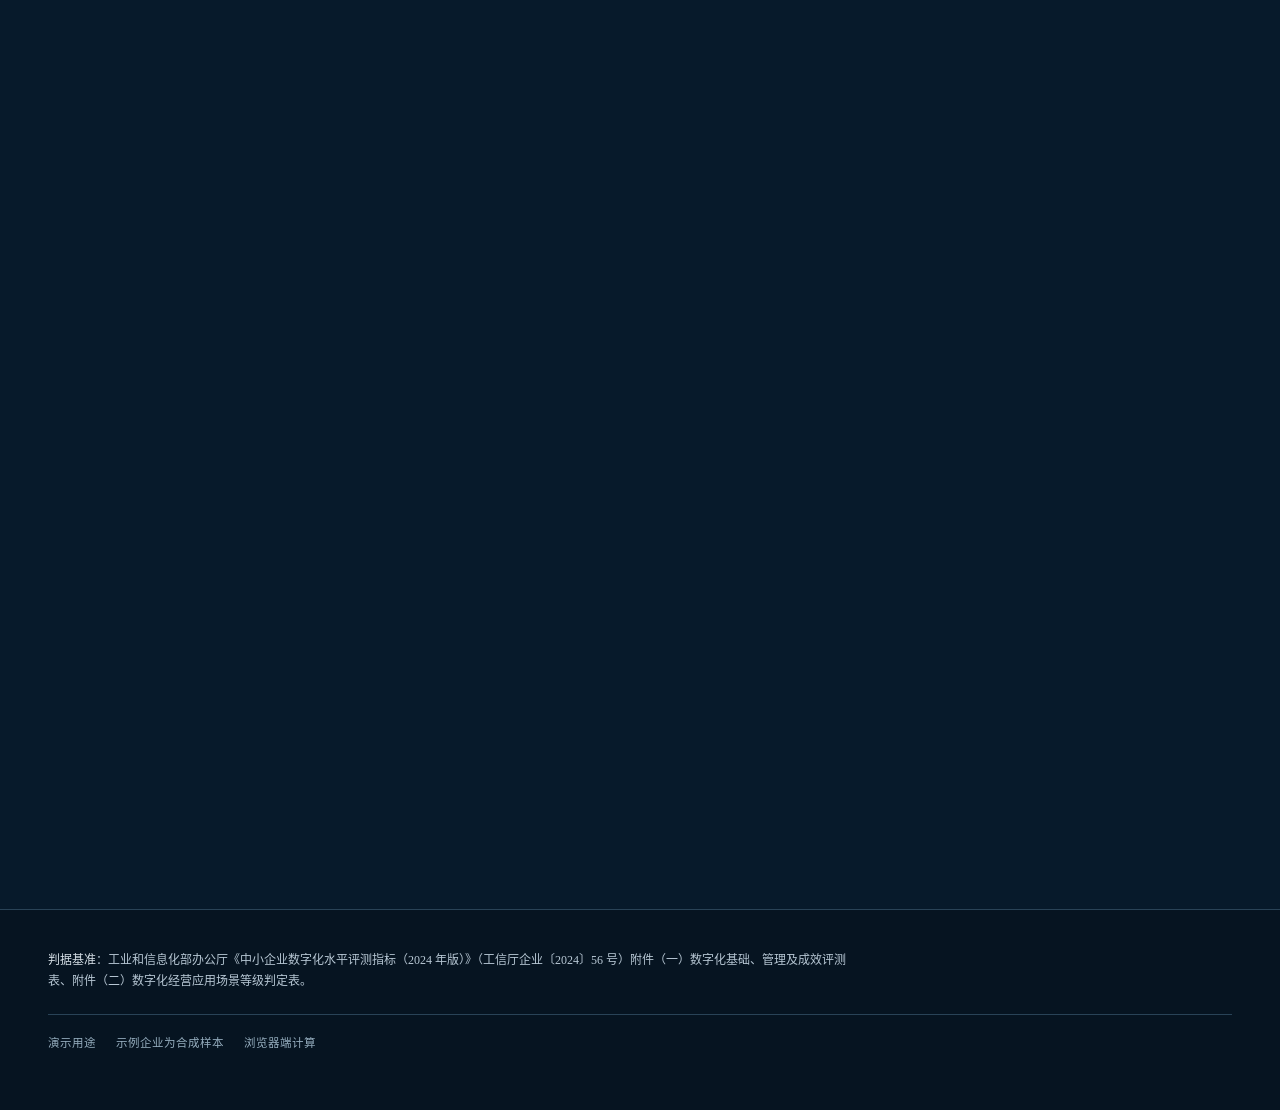
<file: highlights.html>
<!DOCTYPE html>
<html lang="zh-CN">
<head>
<meta charset="utf-8">
<meta name="viewport" content="width=device-width, initial-scale=1">
<title>工具亮点 · 数改指导智能体</title>
<meta name="description" content="数改指导智能体的四件事：官方判据逐字转写、16 个业务场景逐项核查、按前置条件排改造顺序、四段式示例报告。">
<meta name="theme-color" content="#071a2b">
<link rel="icon" href="data:image/svg+xml,%3Csvg xmlns='http://www.w3.org/2000/svg' viewBox='0 0 32 32'%3E%3Crect width='32' height='32' rx='7' fill='%231a1916'/%3E%3Ctext x='16' y='23' font-size='17' text-anchor='middle' fill='%23fbfaf7' font-family='serif'%3E数%3C/text%3E%3C/svg%3E">
<link rel="stylesheet" href="assets/styles.css?v=20261108">
<link rel="stylesheet" href="assets/redesign.css?v=20261108">
<link rel="stylesheet" href="assets/motion-hero.css?v=20261108">
<link rel="stylesheet" href="assets/spectacle.css?v=20261108">
<link rel="stylesheet" href="assets/cinematic-scene.css?v=20261108">
<link rel="stylesheet" href="assets/typography.css?v=20261108">
<link rel="stylesheet" href="assets/continuity.css?v=20261108">
<link rel="stylesheet" href="assets/chapter-film.css?v=20261108">
<link rel="stylesheet" href="assets/scenario-gallery.css?v=20261108">
<link rel="stylesheet" href="assets/hero-editorial.css?v=20261108">
<link rel="stylesheet" href="assets/highlight-gallery.css?v=20261108">
<link rel="stylesheet" href="assets/subpage.css?v=20261108">
</head>
<body class="page-highlights">
<a class="skip-link" href="#main">跳到主要内容</a>

<header class="topbar" id="topbar">
  <div class="topbar-inner">
    <a class="brand" href="index.html" aria-label="数改指导智能体 首页">
      <span class="brand-mark" aria-hidden="true">数</span>
      <span class="brand-text">
        <span class="brand-name">数改指导智能体</span>
        <span class="brand-sub">工信厅企业〔2024〕56 号</span>
      </span>
    </a>
    <nav class="topnav" aria-label="页面导航">
      <a href="index.html#method">评测方法</a>
      <a href="index.html#scenario-atlas">应用场景</a>
      <a href="highlights.html" class="is-current" aria-current="page">工具亮点</a>
      <a href="report.html">示例报告</a>
      <a href="ask.html">智能问答</a>
    </nav>
  </div>
</header>

<main id="main">

  <section class="subpage-bar" aria-label="页面标题">
    <div class="subpage-bar-head">
      <a class="subpage-back" href="index.html">
        <span aria-hidden="true">←</span> 返回首页
      </a>
      <h1 class="subpage-title">工具亮点 <small>HIGHLIGHTS</small></h1>
    </div>
    <p class="subpage-lede">四件事说清这个工具怎么用：判据从哪来、查哪些环节、先做什么、报告长什么样。往下滚，一屏一件事。</p>
  </section>

<!-- ============================================================ 高亮翻页（Apple 式 sticky 滚动画廊） -->
<section class="highlight-gallery" id="highlights" aria-label="工具亮点速览">
  <div class="highlight-stage">
    <div class="highlight-frame is-first" data-title="官方判据">
      <figure class="highlight-visual">
        <img src="assets/img/method-aisle.webp" alt="数字化车间的评测场景示意" width="1200" height="675" decoding="async" loading="lazy">
      </figure>
      <div class="highlight-copy">
        <p class="highlight-kicker">01 / CRITERIA · 官方判据</p>
        <h3>15 项指标，逐字转写官方评测表。</h3>
        <p>每道题目、每个选项都来自《中小企业数字化水平评测指标（2024 年版）》附件原文，权重与计分口径不作任何改写。</p>
        <ul class="highlight-facts">
          <li><strong>15</strong><span>项评测指标</span></li>
          <li><strong>56</strong><span>号文件依据</span></li>
          <li><strong>2024</strong><span>年版口径</span></li>
        </ul>
      </div>
    </div>
    <div class="highlight-frame" data-title="16 个场景">
      <figure class="highlight-visual">
        <img src="assets/img/scenario-cell.webp" alt="覆盖生产制造各环节的业务场景示意" width="1200" height="675" decoding="async" loading="lazy">
      </figure>
      <div class="highlight-copy">
        <p class="highlight-kicker">02 / SCENARIOS · 业务场景</p>
        <h3>从设计到决策支持，16 个环节逐项核查。</h3>
        <p>对照官方等级判定表，逐项查看设计、生产、质量、物流等环节的达标要求，找出尚未达标的具体环节。</p>
        <ul class="highlight-facts">
          <li><strong>16</strong><span>个业务场景</span></li>
          <li><strong>4</strong><span>级判定标准</span></li>
          <li><strong>6</strong><span>级约束项核查</span></li>
        </ul>
      </div>
    </div>
    <div class="highlight-frame" data-title="改造顺序">
      <figure class="highlight-visual">
        <img src="assets/img/scenes/s05.webp" alt="计划排程场景的改造示意" width="1200" height="675" decoding="async" loading="lazy">
      </figure>
      <div class="highlight-copy">
        <p class="highlight-kicker">03 / PATHWAY · 改造顺序</p>
        <h3>先做什么、后做什么，按前置条件排好。</h3>
        <p>改造路径按前置条件排列先后；可能白花钱的动作会单独列入「不建议做」清单，每条结论都能回查政策依据。</p>
        <ul class="highlight-facts">
          <li><strong>排序</strong><span>按前置条件</span></li>
          <li><strong>警示</strong><span>不建议做清单</span></li>
          <li><strong>回查</strong><span>逐条政策依据</span></li>
        </ul>
      </div>
    </div>
    <div class="highlight-frame" data-title="示例报告">
      <figure class="highlight-visual">
        <img src="assets/img/report-workbench.webp" alt="示例报告呈现的工作台示意" width="1200" height="675" decoding="async" loading="lazy">
      </figure>
      <div class="highlight-copy">
        <p class="highlight-kicker">04 / REPORT · 示例报告</p>
        <h3>等级、短板、顺序与投入产出，一页看全。</h3>
        <p>六份合成样本先试一遍：等级结论、未达标场景、改造先后、投入产出区间，全部前端实时计算，可逐项核对。</p>
        <ul class="highlight-facts">
          <li><strong>6</strong><span>份合成样本</span></li>
          <li><strong>4</strong><span>个报告板块</span></li>
          <li><strong>100</strong><span>分制评测得分</span></li>
        </ul>
      </div>
    </div>
    <ul class="highlight-dots" aria-label="亮点翻页指示"></ul>
    <div class="highlight-progress" aria-hidden="true"><i></i></div>
  </div>
</section>


</main>

<footer class="footer">
  <div class="footer-inner">
    <p><strong>判据基准</strong>：工业和信息化部办公厅《中小企业数字化水平评测指标（2024 年版）》（工信厅企业〔2024〕56 号）附件（一）数字化基础、管理及成效评测表、附件（二）数字化经营应用场景等级判定表。</p>
    <div class="footer-meta">
      <span>演示用途</span>
      <span>示例企业为合成样本</span>
      <span>浏览器端计算</span>
    </div>
  </div>
</footer>

<script src="assets/highlight-gallery.js?v=20261108"></script>
</body>
</html>
</file>
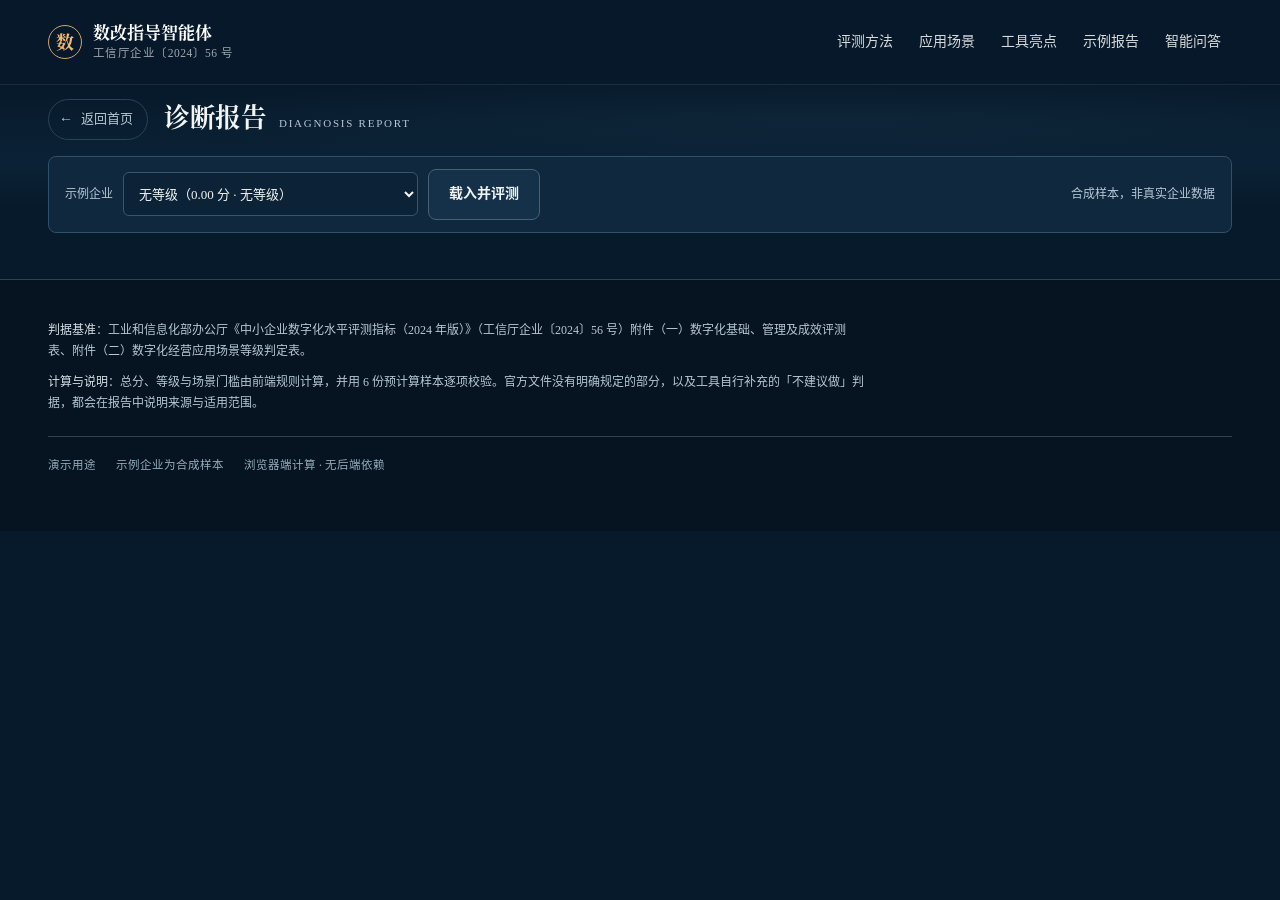
<file: report.html>
<!DOCTYPE html>
<html lang="zh-CN">
<head>
<meta charset="utf-8">
<meta name="viewport" content="width=device-width, initial-scale=1">
<title>诊断报告 · 数改指导智能体</title>
<meta name="description" content="按工信厅企业〔2024〕56 号《中小企业数字化水平评测指标（2024 年版）》生成的诊断报告：等级结论、未达标场景、改造顺序、投入产出区间与政策依据。">
<meta name="theme-color" content="#071a2b">
<link rel="icon" href="data:image/svg+xml,%3Csvg xmlns='http://www.w3.org/2000/svg' viewBox='0 0 32 32'%3E%3Crect width='32' height='32' rx='7' fill='%231a1916'/%3E%3Ctext x='16' y='23' font-size='17' text-anchor='middle' fill='%23fbfaf7' font-family='serif'%3E数%3C/text%3E%3C/svg%3E">
<link rel="stylesheet" href="assets/styles.css?v=20261108">
<link rel="stylesheet" href="assets/redesign.css?v=20261108">
<link rel="stylesheet" href="assets/motion-hero.css?v=20261108">
<link rel="stylesheet" href="assets/spectacle.css?v=20261108">
<link rel="stylesheet" href="assets/cinematic-scene.css?v=20261108">
<link rel="stylesheet" href="assets/typography.css?v=20261108">
<link rel="stylesheet" href="assets/continuity.css?v=20261108">
<link rel="stylesheet" href="assets/chapter-film.css?v=20261108">
<link rel="stylesheet" href="assets/scenario-gallery.css?v=20261108">
<link rel="stylesheet" href="assets/hero-editorial.css?v=20261108">
<link rel="stylesheet" href="assets/subpage.css?v=20261108">
<link rel="stylesheet" href="assets/ai-card.css?v=20261108">
</head>
<body class="page-report">
<a class="skip-link" href="#main">跳到主要内容</a>

<header class="topbar" id="topbar">
  <div class="topbar-inner">
    <a class="brand" href="index.html" aria-label="数改指导智能体 首页">
      <span class="brand-mark" aria-hidden="true">数</span>
      <span class="brand-text">
        <span class="brand-name">数改指导智能体</span>
        <span class="brand-sub">工信厅企业〔2024〕56 号</span>
      </span>
    </a>
    <nav class="topnav" aria-label="页面导航">
      <a href="index.html#method">评测方法</a>
      <a href="index.html#scenario-atlas">应用场景</a>
      <a href="highlights.html">工具亮点</a>
      <a href="report.html" class="is-current" aria-current="page">示例报告</a>
      <a href="ask.html">智能问答</a>
    </nav>
  </div>
</header>

<main id="main">

  <section class="report-bar" aria-label="报告工具条">
    <div class="report-bar-head">
      <a class="report-back" href="index.html">
        <span aria-hidden="true">←</span> 返回首页
      </a>
      <h1 class="report-title">诊断报告 <small>DIAGNOSIS REPORT</small></h1>
    </div>
    <div class="fixture-bar">
      <span class="label">示例企业</span>
      <select id="fixture-select" aria-label="选择示例企业"></select>
      <button type="button" class="btn" id="btn-load-fixture">载入并评测</button>
      <span class="label" style="margin-left:auto">合成样本，非真实企业数据</span>
    </div>
    <span class="form-status" id="form-status" role="status"></span>
  </section>

  <!-- ============================================================ 表单 -->
  <section class="section" id="panel-input" hidden>
    <div class="section-head">
      <h2>填写企业情况</h2>
      <p>先填经营基线，再按实际情况选择官方指标与场景等级。经营基线可以留空，不影响等级判定。</p>
    </div>

    <div class="progress" id="progress" hidden>
      <div class="progress-bar"><div class="progress-fill" id="progress-fill"></div></div>
      <span class="progress-text" id="progress-text">0 / 31</span>
    </div>

    <form id="profile-form" novalidate>
      <fieldset class="group-block">
        <legend>企业与经营基线 <span class="hint-inline">用于投入产出测算，留空不影响定级</span></legend>
        <div class="field-grid">
          <label class="field wide">
            <span>企业名称</span>
            <input type="text" name="name" id="f-name" placeholder="例：某精密件制造企业" autocomplete="off">
          </label>
          <label class="field">
            <span>年营业收入 <span class="unit">万元</span></span>
            <input type="number" name="revenue_wan" id="f-revenue" min="0" step="1" placeholder="6000">
          </label>
          <label class="field">
            <span>年数字化投入 <span class="unit">万元</span></span>
            <input type="number" name="digital_spend_wan" id="f-spend" min="0" step="1" placeholder="120">
          </label>
          <label class="field">
            <span>年综合能源消费 <span class="unit">吨标准煤</span></span>
            <input type="number" name="energy_wan" id="f-energy" min="0" step="1" placeholder="900">
          </label>
          <label class="field">
            <span>员工数 <span class="unit">人</span></span>
            <input type="number" name="headcount" id="f-headcount" min="0" step="1" placeholder="200">
          </label>
          <label class="field">
            <span>年成本 <span class="unit">万元</span></span>
            <input type="number" name="cost_wan" id="f-cost" min="0" step="1" placeholder="3600">
          </label>
          <label class="field">
            <span>企业所在地 <span class="unit">选填</span></span>
            <input type="text" name="province" id="f-province" placeholder="例：江苏" autocomplete="off">
          </label>
        </div>
      </fieldset>

      <fieldset class="group-block">
        <legend>采集项 1—15 <span class="hint-inline">官方评测表，逐字转写</span></legend>
        <div id="indicator-groups"></div>
      </fieldset>

      <fieldset class="group-block">
        <legend>应用场景 1—4 级 <span class="hint-inline">官方等级判定表，逐字转写</span></legend>
        <div id="scenario-groups"></div>
      </fieldset>

      <div class="form-foot">
        <button type="submit" class="btn btn-primary" id="btn-evaluate">
          生成诊断与改造路径
          <span class="arrow" aria-hidden="true">→</span>
        </button>
        <button type="button" class="btn btn-ghost" id="btn-reset">清空重填</button>
      </div>
    </form>
  </section>

  <!-- ============================================================ 结果头 -->
  <div class="result-head" id="result-head" hidden>
    <div class="gauge">
      <div>
        <div class="gauge-label">评测得分</div>
        <div class="gauge-score">
          <span class="gauge-num" id="score-value">0</span>
          <span class="gauge-max">/ 100</span>
        </div>
      </div>
      <div class="gauge-right">
        <div class="gauge-label">水平等级</div>
        <div class="level-title">
          <span class="level-name" id="level-value">—</span>
          <span class="level-chip" id="level-chip">—</span>
        </div>
        <div class="scale" aria-hidden="true">
          <div class="rail">
            <div class="rail-fill" id="gauge-fill"></div>
            <div class="rail-ticks"><i style="left:20%"></i><i style="left:40%"></i><i style="left:60%"></i><i style="left:80%"></i></div>
            <div class="rail-knob" id="gauge-knob"></div>
          </div>
          <div class="rail-labels">
            <span>0</span><span>20</span><span>40</span><span>60</span><span>80</span><span>100</span>
          </div>
        </div>
        <p class="gap-line" id="gap-line"></p>
      </div>
    </div>
    <div class="judge-strip" id="judge-strip"></div>
  </div>

  <!-- ============================================================ 结果体 -->
  <div class="result-layout" id="result-layout" hidden>
    <nav class="toc" aria-label="结果目录">
      <span class="toc-label">目录</span>
      <a href="#sec-diagnosis"><span class="n">一</span>诊断</a>
      <a href="#sec-pathway"><span class="n">二</span>改造路径</a>
      <a href="#sec-ranking"><span class="n">三</span>投入产出</a>
      <a href="#sec-policy"><span class="n">四</span>政策依据</a>
    </nav>

    <div class="result-body" id="output-panel">

      <section class="out-section" id="sec-diagnosis" aria-labelledby="h-diagnosis">
        <div class="out-head">
          <span class="n">一</span>
          <h3 id="h-diagnosis">诊断</h3>
          <span class="sub" id="sub-diagnosis"></span>
        </div>
        <div id="out-diagnosis"></div>
      </section>

      <section class="out-section" id="sec-pathway" aria-labelledby="h-pathway">
        <div class="out-head">
          <span class="n">二</span>
          <h3 id="h-pathway">改造路径</h3>
          <span class="sub" id="sub-pathway"></span>
        </div>
        <div id="out-pathway"></div>
      </section>

      <section class="out-section" id="sec-ranking" aria-labelledby="h-ranking">
        <div class="out-head">
          <span class="n">三</span>
          <h3 id="h-ranking">投入产出排序与「不建议做」</h3>
          <span class="sub" id="sub-ranking"></span>
        </div>
        <div id="out-ranking"></div>
      </section>

      <section class="out-section" id="sec-policy" aria-labelledby="h-policy">
        <div class="out-head">
          <span class="n">四</span>
          <h3 id="h-policy">政策依据</h3>
          <span class="sub" id="sub-policy"></span>
        </div>
        <div id="out-policy"></div>
      </section>

      <details class="assumptions">
        <summary>本次结果的口径、假设与生成信息</summary>
        <div class="assumptions-body" id="out-assumptions"></div>
      </details>

    </div>
  </div>


</main>

<footer class="footer">
  <div class="footer-inner">
    <p><strong>判据基准</strong>：工业和信息化部办公厅《中小企业数字化水平评测指标（2024 年版）》（工信厅企业〔2024〕56 号）附件（一）数字化基础、管理及成效评测表、附件（二）数字化经营应用场景等级判定表。</p>
    <p style="margin-top:10px"><strong>计算与说明</strong>：总分、等级与场景门槛由前端规则计算，并用 6 份预计算样本逐项校验。官方文件没有明确规定的部分，以及工具自行补充的「不建议做」判据，都会在报告中说明来源与适用范围。</p>
    <div class="footer-meta">
      <span>演示用途</span>
      <span>示例企业为合成样本</span>
      <span id="footer-mode">浏览器端计算</span>
    </div>
  </div>
</footer>

<script src="assets/engine.js?v=20261108"></script>
<script src="assets/provenance.js?v=20261108"></script>
<script src="assets/ai-card.js?v=20261108"></script>
<script src="assets/app.js?v=20261108"></script>
</body>
</html>
</file>
<file: assets/styles.css>
/* ==========================================================================
   数改指导智能体 · 界面体系
   设计语言：审计报告的纸感 × 数据产品的精度
   约束：不用渐变（除首屏微光）、不用大圆角、不用投影堆叠
   ========================================================================== */

/* 深色沉浸：近黑蓝底 + 单一暖光 + 大面积留白 */
:root {
  color-scheme: dark;

  --paper: #08090d;
  --paper-2: #0c0e13;
  --card: #171a21;
  --card-2: #1f232c;

  --ink: #f4f1ea;
  --ink-2: #b6b3ab;
  --ink-3: #8f8c84;
  --ink-4: #6b6861;

  --line: #282c36;
  --line-2: #343945;
  --line-3: #464c5a;

  --accent: #7fb3e8;
  --accent-2: #9dc9f2;
  --accent-wash: #101a26;
  --accent-line: #223344;

  --brass: #eda85a;
  --brass-wash: #1f1709;
  --brass-line: #46331a;

  --clay: #e27e6c;
  --clay-wash: #241312;
  --clay-line: #4a241f;

  --moss: #6ec29a;
  --moss-wash: #0e1e17;

  --mark-bg: rgba(237, 168, 90, .22);
  --glow-warm: rgba(237, 168, 90, .14);
  --glow-cool: rgba(127, 179, 232, .10);

  --shadow-1: 0 1px 2px rgba(0, 0, 0, .5);
  --shadow-2: 0 2px 8px rgba(0, 0, 0, .45), 0 16px 40px -20px rgba(0, 0, 0, .8);
  --shadow-3: 0 1px 3px rgba(0, 0, 0, .5), 0 24px 60px -28px rgba(0, 0, 0, .9);

  --font-display: "PingFang SC", "Hiragino Sans GB", "Microsoft YaHei",
    "Source Han Sans SC", "Noto Sans CJK SC", -apple-system, sans-serif;
  --font-body: -apple-system, BlinkMacSystemFont, "Segoe UI", "PingFang SC",
    "Hiragino Sans GB", "Microsoft YaHei", "Source Han Sans SC", sans-serif;
  --font-mono: "SF Mono", "JetBrains Mono", "Cascadia Mono", Consolas,
    "Liberation Mono", monospace;

  --r-1: 3px;
  --r-2: 6px;
  --r-3: 10px;
  --r-4: 14px;

  --ease-out: cubic-bezier(.22, 1, .36, 1);
  --ease-in-out: cubic-bezier(.65, 0, .35, 1);
  --t-fast: 140ms;
  --t-mid: 260ms;
  --t-slow: 520ms;
  --t-reveal: 780ms;

  --measure: 1120px;
  --gutter: clamp(20px, 4vw, 48px);
}

* { box-sizing: border-box; }
[hidden] { display: none !important; }

html {
  -webkit-text-size-adjust: 100%;
  scroll-behavior: smooth;
  background: var(--paper);
}

/* 全站两束环境光，只做氛围，不承载信息 */
body::before {
  content: "";
  position: fixed; inset: 0; z-index: 0; pointer-events: none;
  background:
    radial-gradient(1100px 620px at 76% -12%, var(--glow-warm), transparent 62%),
    radial-gradient(900px 520px at 4% 4%, var(--glow-cool), transparent 58%);
}
body > * { position: relative; z-index: 1; }

body {
  margin: 0;
  background: var(--paper);
  color-scheme: dark;
  color: var(--ink);
  font-family: var(--font-body);
  font-size: 15px;
  line-height: 1.72;
  -webkit-font-smoothing: antialiased;
  text-rendering: optimizeLegibility;
}

h1, h2, h3, h4 {
  margin: 0;
  font-weight: 500;
  line-height: 1.28;
  letter-spacing: -.005em;
}
p { margin: 0 0 .7em; }
a { color: var(--accent); text-decoration: none; }
a:hover { text-decoration: underline; text-underline-offset: 3px; }

code, .mono { font-family: var(--font-mono); font-variant-numeric: tabular-nums; }

:focus-visible {
  outline: 2px solid var(--accent);
  outline-offset: 3px;
  border-radius: 2px;
}

.sr-only {
  position: absolute; width: 1px; height: 1px; padding: 0; margin: -1px;
  overflow: hidden; clip: rect(0 0 0 0); white-space: nowrap; border: 0;
}

.skip-link {
  position: fixed; left: 12px; top: -100px; z-index: 200;
  background: var(--ink); color: var(--paper);
  padding: 10px 18px; border-radius: var(--r-2); font-size: 14px;
  transition: top var(--t-fast) var(--ease-out);
}
.skip-link:focus { top: 12px; }

/* ---------------------------------------------------------------- 顶栏 */

.topbar {
  position: fixed; top: 0; left: 0; right: 0; z-index: 60;
  background: transparent;
  border-bottom: 1px solid transparent;
  transition: border-color var(--t-mid) var(--ease-out),
    background var(--t-mid) var(--ease-out),
    backdrop-filter var(--t-mid) var(--ease-out);
}
.topbar.is-stuck {
  background: rgba(8, 9, 13, .82);
  backdrop-filter: saturate(180%) blur(16px);
  -webkit-backdrop-filter: saturate(180%) blur(16px);
  border-bottom-color: var(--line);
}

.topbar-inner {
  max-width: var(--measure);
  margin: 0 auto;
  padding: 14px var(--gutter);
  display: flex; align-items: center; gap: 20px;
}

.brand { display: flex; align-items: center; gap: 11px; min-width: 0; text-decoration: none; }
.brand:hover { text-decoration: none; }
.brand-mark {
  width: 30px; height: 30px; flex: none;
  display: grid; place-items: center;
  background: rgba(255, 255, 255, .92); color: #12110d;
  border-radius: var(--r-2);
  font-family: var(--font-display);
  font-size: 15px; line-height: 1;
  padding-top: 2px;
}
.brand-text { display: flex; flex-direction: column; line-height: 1.3; min-width: 0; }
.brand-name {
  font-size: 15px; font-weight: 500; color: #fff; letter-spacing: .01em;
}
.brand-sub {
  font-size: 11.5px; color: rgba(255, 255, 255, .5); letter-spacing: .04em;
  font-family: var(--font-mono);
}

.topnav { margin-left: auto; display: flex; align-items: center; gap: 4px; }
.topnav a {
  font-size: 13.5px; color: rgba(255, 255, 255, .74); padding: 6px 11px;
  border-radius: var(--r-2); transition: background var(--t-fast) var(--ease-out),
    color var(--t-fast) var(--ease-out);
}
.topnav a:hover { background: rgba(255, 255, 255, .1); color: #fff; text-decoration: none; }

.status {
  display: inline-flex; align-items: center; gap: 7px;
  font-size: 12px; color: rgba(255, 255, 255, .72);
  padding: 5px 11px;
  border: 1px solid rgba(255, 255, 255, .2);
  border-radius: 100px;
  white-space: nowrap;
}
.status::before {
  content: ""; width: 6px; height: 6px; border-radius: 50%;
  background: var(--ink-4);
  transition: background var(--t-mid) var(--ease-out);
}
.status[data-state="online"] { color: #9fd4bb; border-color: rgba(255, 255, 255, .2); }
.status[data-state="online"]::before { background: var(--moss); box-shadow: 0 0 0 3px var(--moss-wash); }
.status[data-state="local"] { color: var(--brass); }
.status[data-state="local"]::before { background: var(--brass); box-shadow: 0 0 0 3px var(--brass-wash); }

/* ---------------------------------------------------------------- 首屏（摄影图 + 叠字） */

.hero {
  position: relative;
  min-height: clamp(600px, 90vh, 960px);
  display: flex; align-items: center;
  overflow: hidden;
  border-bottom: 1px solid var(--line);
}

.hero-bg {
  position: absolute; inset: 0;
  background: #06070a;
  overflow: hidden;
}
/* 图与遮罩分离：滤镜只作用于照片，不污染渐变 */
.hero-bg::before {
  content: "";
  position: absolute; inset: -2%;
  background: url("img/hero-golden.jpg") center right / cover no-repeat;
  filter: brightness(1.02) saturate(1.02) contrast(1.02);
  animation: hero-drift 28s var(--ease-out) forwards;
}
.hero-bg::after {
  content: "";
  position: absolute; inset: 0;
  background:
    linear-gradient(100deg,
      rgba(5, 6, 9, .97) 0%,
      rgba(5, 6, 9, .93) 26%,
      rgba(5, 6, 9, .72) 46%,
      rgba(5, 6, 9, .18) 66%,
      rgba(5, 6, 9, 0) 78%),
    linear-gradient(180deg,
      rgba(5, 6, 9, .55) 0%,
      rgba(5, 6, 9, 0) 16%,
      rgba(5, 6, 9, 0) 68%,
      rgba(8, 9, 13, .96) 100%);
}

@keyframes hero-drift {
  from { transform: scale(1.08); }
  to { transform: scale(1.0); }
}

.hero-copy {
  position: relative;
  max-width: 1120px;
  width: 100%;
  margin: 0 auto;
  padding: 110px var(--gutter) 96px;
}

.eyebrow {
  display: inline-flex; align-items: center; gap: 10px;
  font-size: 11.5px; letter-spacing: .1em;
  color: rgba(255, 255, 255, .62);
  font-family: var(--font-mono);
  margin-bottom: 30px;
  text-transform: none;
}
.eyebrow::before {
  content: ""; width: 26px; height: 1px; background: rgba(255, 255, 255, .42);
}

.hero h1 {
  font-family: var(--font-display);
  font-size: clamp(31px, 5.2vw, 72px);
  line-height: 1.1;
  letter-spacing: -.04em;
  font-weight: 700;
  color: #ffffff;
  max-width: 13.6em;
  text-shadow: 0 2px 40px rgba(0, 0, 0, .5);
}
.hero h1 em {
  font-style: normal;
  color: #f5c381;
}

.lede {
  margin-top: 28px;
  font-size: 15px;
  line-height: 1.85;
  color: rgba(255, 255, 255, .78);
  max-width: 31em;
  text-shadow: 0 1px 20px rgba(0, 0, 0, .5);
}

.hero-actions { display: flex; gap: 12px; flex-wrap: wrap; margin-top: 38px; }

.btn {
  font: inherit; font-size: 14px;
  cursor: pointer;
  padding: 12px 24px;
  border-radius: 100px;
  border: 1px solid rgba(255, 255, 255, .2);
  background: rgba(255, 255, 255, .06);
  color: #fff;
  backdrop-filter: blur(12px);
  -webkit-backdrop-filter: blur(12px);
  display: inline-flex; align-items: center; gap: 8px;
  transition: background var(--t-fast) var(--ease-out),
    border-color var(--t-fast) var(--ease-out),
    transform var(--t-fast) var(--ease-out),
    box-shadow var(--t-fast) var(--ease-out);
}
.btn:hover { background: rgba(255, 255, 255, .14); border-color: rgba(255, 255, 255, .34); }
.btn:active { transform: scale(.985); }
.btn[disabled] { opacity: .5; cursor: not-allowed; transform: none; }

.btn-primary {
  background: #ffffff;
  border-color: #ffffff;
  color: #12110d;
  font-weight: 500;
  backdrop-filter: none;
  box-shadow: 0 6px 26px -8px rgba(0, 0, 0, .6);
}
.btn-primary:hover {
  background: #f4ede0; border-color: #f4ede0; color: #12110d;
  box-shadow: 0 10px 36px -8px rgba(0, 0, 0, .7);
}
.btn-ghost { background: transparent; border-color: transparent; color: var(--ink-2); backdrop-filter: none; }
.btn-ghost:hover { background: var(--card); border-color: transparent; }

.arrow { transition: transform var(--t-fast) var(--ease-out); }
.btn:hover .arrow { transform: translateX(3px); }

.hero-trust {
  margin-top: 56px;
  display: flex; gap: 22px; flex-wrap: wrap;
  font-size: 11px;
  color: rgba(255, 255, 255, .5);
  font-family: var(--font-mono);
  letter-spacing: .06em;
}
.hero-trust span { position: relative; padding-left: 13px; }
.hero-trust span::before {
  content: "";
  position: absolute; left: 0; top: 50%;
  width: 3px; height: 3px; margin-top: -1.5px;
  background: rgba(255, 255, 255, .42);
}

/* ---------------------------------------------------------- 方法三段 */

.method {
  max-width: var(--measure);
  margin: 0 auto;
  padding: clamp(56px, 7vw, 104px) var(--gutter) clamp(48px, 6vw, 88px);
  display: grid;
  grid-template-columns: repeat(3, 1fr);
  gap: 0;
}
.method article {
  padding: 0 clamp(20px, 2.4vw, 36px);
  border-left: 1px solid var(--line);
  position: relative;
}
.method article:first-child { border-left: 0; padding-left: 0; }
.method .num {
  font-family: var(--font-mono);
  font-size: 26px;
  line-height: 1;
  color: var(--brass);
  letter-spacing: -.02em;
  display: block;
  margin-bottom: 22px;
  opacity: .9;
}
.method h3 {
  font-size: 17px;
  color: var(--ink);
  margin-bottom: 10px;
  letter-spacing: -.01em;
}
.method p {
  font-size: 13.5px;
  color: var(--ink-3);
  margin: 0;
  line-height: 1.75;
  max-width: 26em;
}

/* ---------------------------------------------------------- 开始入口 */

.start {
  max-width: var(--measure);
  margin: 0 auto;
  padding: clamp(40px, 5vw, 72px) var(--gutter);
}
.start-inner {
  display: flex; align-items: center; gap: 32px; flex-wrap: wrap;
  padding: 30px 34px;
  border: 1px solid var(--line-2);
  border-radius: var(--r-4);
  background: linear-gradient(135deg, var(--card) 0%, var(--card-2) 100%);
  position: relative;
  overflow: hidden;
}
.start-inner::before {
  content: "";
  position: absolute; left: 0; top: 0; bottom: 0; width: 2px;
  background: var(--brass);
}
.start-copy { flex: 1 1 340px; min-width: 0; }
.start-copy h2 {
  font-size: clamp(18px, 2.1vw, 23px);
  margin-bottom: 9px;
  color: var(--ink);
  letter-spacing: -.015em;
}
.start-copy p {
  font-size: 13.5px; color: var(--ink-3); margin: 0; line-height: 1.7;
  max-width: 42em;
}
.start-actions { display: flex; gap: 10px; flex-wrap: wrap; }
.start-meta {
  display: flex; gap: 18px; flex-wrap: wrap;
  margin-top: 16px; font-size: 11px; color: var(--ink-4);
  font-family: var(--font-mono); letter-spacing: .04em;
}

/* ---------------------------------------------------------------- 面板 */

.section {
  max-width: var(--measure);
  margin: 0 auto;
  padding: clamp(40px, 5vw, 64px) var(--gutter);
}

.section-head { margin-bottom: 28px; }
.section-head h2 {
  font-family: var(--font-display);
  font-size: clamp(22px, 2.6vw, 30px);
  letter-spacing: -.01em;
}
.section-head p {
  margin-top: 8px; font-size: 13.5px; color: var(--ink-3); max-width: 46em;
}

/* 表单 */
.field-grid {
  display: grid; gap: 16px;
  grid-template-columns: repeat(auto-fit, minmax(180px, 1fr));
}
.field { display: flex; flex-direction: column; gap: 6px; min-width: 0; }
.field.wide { grid-column: span 2; }
.field > span {
  font-size: 12px; color: var(--ink-3); display: flex; align-items: baseline; gap: 6px;
}
.field .unit { color: var(--ink-4); font-size: 11px; font-family: var(--font-mono); }
.field input, .field select, select, input[type="text"], input[type="number"] {
  font: inherit; font-size: 14px;
  padding: 9px 11px;
  border: 1px solid var(--line-2);
  border-radius: var(--r-2);
  background: var(--card);
  color: var(--ink);
  width: 100%;
  transition: border-color var(--t-fast) var(--ease-out),
    box-shadow var(--t-fast) var(--ease-out);
}
.field input:hover, select:hover { border-color: var(--ink-4); }
.field input:focus, select:focus {
  outline: none;
  border-color: var(--accent);
  box-shadow: 0 0 0 3px var(--accent-wash);
}

.group-block { border: 0; padding: 0; margin: 0 0 34px; }
.group-block > legend {
  padding: 0 0 12px;
  font-size: 13px; font-weight: 500; color: var(--ink);
  border-bottom: 1px solid var(--line);
  width: 100%;
  display: flex; align-items: center; gap: 10px;
}
.group-block > legend .hint-inline { font-size: 11.5px; color: var(--ink-4); font-weight: 400; }

/* 折叠组 */
.acc {
  border: 1px solid var(--line);
  border-radius: var(--r-3);
  background: var(--card);
  margin-bottom: 10px;
  overflow: hidden;
}
.acc > summary {
  cursor: pointer; list-style: none;
  padding: 13px 16px;
  display: flex; align-items: center; gap: 10px;
  font-size: 13.5px; font-weight: 500; color: var(--ink);
  background: var(--card-2);
  transition: background var(--t-fast) var(--ease-out);
}
.acc > summary::-webkit-details-marker { display: none; }
.acc > summary:hover { background: var(--paper-2); }
.acc > summary .caret {
  width: 14px; color: var(--ink-4); flex: none;
  transition: transform var(--t-mid) var(--ease-out);
}
.acc[open] > summary .caret { transform: rotate(90deg); }
.acc > summary .count {
  margin-left: auto; font-size: 11.5px; color: var(--ink-3);
  font-weight: 400; font-family: var(--font-mono);
}
.acc > summary .dots { display: flex; gap: 3px; margin-left: 8px; }
.acc > summary .dot {
  width: 5px; height: 5px; border-radius: 50%; background: var(--line-2);
}
.acc > summary .dot.on { background: var(--accent); }

.acc-body { padding: 4px 16px 16px; }

/* 采集项 */
.item {
  padding: 16px 0;
  border-bottom: 1px solid var(--line);
}
.item:last-child { border-bottom: 0; }
.item-head { display: flex; align-items: baseline; gap: 9px; flex-wrap: wrap; margin-bottom: 8px; }
.item-no {
  font-family: var(--font-mono); font-size: 11px;
  color: var(--ink-2); background: var(--paper-2);
  border: 1px solid var(--line);
  border-radius: var(--r-1);
  padding: 0 5px;
  flex: none;
}
.item-title { font-size: 13.5px; color: var(--ink); line-height: 1.55; }
.item-meta {
  font-size: 11px; color: var(--ink-4); font-family: var(--font-mono);
  width: 100%;
}
.item select { max-width: 44em; }

.opts { display: grid; gap: 6px; }
.opt {
  display: flex; gap: 9px; align-items: flex-start;
  font-size: 13px; color: var(--ink-2); line-height: 1.6;
  padding: 5px 8px;
  border-radius: var(--r-1);
  cursor: pointer;
  transition: background var(--t-fast) var(--ease-out);
}
.opt:hover { background: var(--paper-2); }
.opt input { margin: 4px 0 0; flex: none; accent-color: var(--accent); }

.level-radios { display: flex; gap: 6px; flex-wrap: wrap; }
.level-radio {
  display: inline-flex; align-items: center; gap: 6px;
  font-size: 12.5px; color: var(--ink-2);
  padding: 5px 11px 5px 9px;
  border: 1px solid var(--line-2);
  border-radius: 100px;
  cursor: pointer;
  transition: all var(--t-fast) var(--ease-out);
}
.level-radio:hover { border-color: var(--ink-3); }
.level-radio:has(input:checked) {
  border-color: var(--accent); background: var(--accent-wash); color: var(--accent);
}
.level-radio input { margin: 0; accent-color: var(--accent); }

.level-desc {
  margin-top: 9px; font-size: 12.5px; line-height: 1.65;
  color: var(--ink-2);
  border-left: 2px solid var(--accent-line);
  padding-left: 11px;
  max-width: 54em;
}
.level-desc.none { color: var(--ink-4); border-left-color: var(--line-2); }

.official-levels { margin-top: 9px; }
.official-levels > summary {
  cursor: pointer; font-size: 12px; color: var(--ink-3);
  list-style: none; display: inline-flex; align-items: center; gap: 5px;
}
.official-levels > summary::-webkit-details-marker { display: none; }
.official-levels > summary::before { content: "▸"; font-size: 10px; }
.official-levels[open] > summary::before { content: "▾"; }
.official-levels dl { margin: 9px 0 0; display: grid; gap: 7px; }
.official-levels dt { font-size: 11.5px; color: var(--ink-4); font-family: var(--font-mono); }
.official-levels dd { margin: 0 0 7px; font-size: 12.5px; color: var(--ink-2); line-height: 1.68; max-width: 54em; }

.fixture-bar {
  display: flex; align-items: center; gap: 10px; flex-wrap: wrap;
  padding: 12px 16px;
  margin-bottom: 22px;
  border: 1px solid var(--line);
  border-radius: var(--r-3);
  background: var(--card);
}
.fixture-bar .label { font-size: 12px; color: var(--ink-3); }
.fixture-bar select { width: auto; max-width: 320px; font-size: 13px; }

.form-foot {
  display: flex; align-items: center; gap: 12px; flex-wrap: wrap;
  padding-top: 8px;
}
.form-status { font-size: 13px; color: var(--ink-3); }
.form-status.error { color: var(--clay); }

/* 进度 */
.progress {
  position: sticky; top: 60px; z-index: 20;
  margin: 0 calc(var(--gutter) * -.5) 18px;
  padding: 10px calc(var(--gutter) * .5);
  background: color-mix(in srgb, var(--paper) 92%, transparent);
  backdrop-filter: blur(8px);
  display: flex; align-items: center; gap: 14px;
}
.progress-bar {
  flex: 1; height: 4px; background: rgba(255, 255, 255, .08);
  border-radius: 2px; overflow: hidden;
}
.progress-fill {
  height: 100%; width: 0;
  background: linear-gradient(90deg, #b8792f, #eda85a);
  box-shadow: 0 0 12px rgba(237, 168, 90, .45);
  transition: width var(--t-slow) var(--ease-out);
}
.progress-text {
  font-size: 11.5px; color: var(--ink-3);
  font-family: var(--font-mono); white-space: nowrap;
}

/* ---------------------------------------------------------------- 结果 */

.result-head {
  max-width: var(--measure); margin: 0 auto;
  padding: clamp(40px, 4.4vw, 58px) var(--gutter) 0;
  scroll-margin-top: 62px;
}
.section, .start { scroll-margin-top: 62px; }

.gauge {
  display: grid;
  grid-template-columns: auto minmax(0, 1fr);
  gap: clamp(24px, 4vw, 56px);
  align-items: start;
  padding-bottom: 28px;
  border-bottom: 1px solid var(--line);
}
.gauge-score {
  display: flex; align-items: baseline; gap: 6px;
}
.gauge-num {
  font-family: var(--font-mono);
  font-size: clamp(56px, 8vw, 84px);
  line-height: .92;
  letter-spacing: -.04em;
  font-weight: 500;
  font-variant-numeric: tabular-nums;
  color: var(--ink);
}
.gauge-max { font-size: 15px; color: var(--ink-4); font-family: var(--font-mono); }
.gauge-label {
  font-size: 11.5px; color: var(--ink-3); letter-spacing: .05em;
  text-transform: uppercase; font-family: var(--font-mono);
  margin-bottom: 8px;
}
.gauge-right { padding-top: 2px; }

.level-title { display: flex; align-items: center; gap: 12px; flex-wrap: wrap; margin-bottom: 16px; }
.level-name {
  font-family: var(--font-display);
  font-size: clamp(20px, 2.4vw, 26px);
  color: var(--ink);
}
.level-chip {
  font-size: 11.5px; padding: 3px 10px; border-radius: 100px;
  border: 1px solid var(--accent-line); background: var(--accent-wash);
  color: var(--accent);
  font-family: var(--font-mono);
}

.gauge .rail { height: 8px; }
.gauge .rail-labels { font-size: 10.5px; margin-top: 9px; }
/* 分数刻度尺：门槛刻度 + 暖光进度 + 指针 */
.scale { margin-top: 18px; }
.rail {
  position: relative;
  height: 8px;
  border-radius: 4px;
  background: rgba(255, 255, 255, .07);
  box-shadow: inset 0 0 0 1px rgba(255, 255, 255, .04);
}
.rail.rail-sm { height: 6px; border-radius: 3px; }
.rail-fill {
  position: absolute; left: 0; top: 0; bottom: 0;
  border-radius: 4px;
  background: linear-gradient(90deg, #b8792f, #eda85a);
  box-shadow: 0 0 18px rgba(237, 168, 90, .45);
  width: 0;
  transition: width 1150ms var(--ease-out);
}
.rail.rail-sm .rail-fill { border-radius: 3px; }
.rail-ticks { position: absolute; inset: 0; }
.rail-ticks i {
  position: absolute; top: -2px; bottom: -2px; width: 1px;
  background: var(--paper);
  opacity: .55;
}
.rail-knob {
  position: absolute; top: 50%;
  width: 12px; height: 12px; margin: -6px 0 0 -6px;
  border-radius: 50%;
  background: #fdf6ea;
  box-shadow: 0 0 0 2px rgba(237, 168, 90, .9), 0 0 20px rgba(237, 168, 90, .55);
  transition: left 1150ms var(--ease-out);
}
.rail.rail-sm .rail-knob { width: 9px; height: 9px; margin: -4.5px 0 0 -4.5px; box-shadow: 0 0 0 1.5px rgba(237, 168, 90, .9), 0 0 14px rgba(237, 168, 90, .5); }
.rail-labels {
  display: flex; justify-content: space-between;
  margin-top: 9px;
  font-family: var(--font-mono);
  font-size: 10px;
  color: var(--ink-3);
  font-variant-numeric: tabular-nums;
}

.scale-ticks {
  position: relative; height: 14px; margin-top: 2px;
}
.scale-ticks span {
  position: absolute; transform: translateX(-50%);
  font-size: 10px; color: var(--ink-4); font-family: var(--font-mono);
}

.gap-line {
  margin-top: 14px; font-size: 13px; color: var(--ink-2);
  display: flex; align-items: baseline; gap: 8px; flex-wrap: wrap;
}
.gap-line b { color: var(--clay); font-weight: 500; }

.judge-strip {
  display: grid; grid-template-columns: repeat(4, 1fr); gap: 1px;
  background: var(--line);
  border: 1px solid var(--line);
  border-radius: var(--r-3);
  overflow: hidden;
  margin-top: 22px;
}
.judge {
  background: var(--card);
  padding: 12px 14px;
  display: flex; flex-direction: column; gap: 4px;
}
.judge .lv { font-size: 11px; color: var(--ink-4); font-family: var(--font-mono); }
.judge .nm { font-size: 13px; color: var(--ink-2); }
.judge .st { font-size: 11px; margin-top: 2px; }
.judge.ok .st { color: var(--moss); }
.judge.ok { background: var(--card); box-shadow: inset 0 2px 0 var(--moss); }
.judge.miss .st { color: var(--ink-4); }
.judge.ok .nm { color: var(--ink); font-weight: 500; }

/* 结果布局：目录 + 正文 */
.result-layout {
  max-width: var(--measure);
  margin: 0 auto;
  padding: 0 var(--gutter) clamp(56px, 8vw, 96px);
  display: grid;
  grid-template-columns: 168px minmax(0, 1fr);
  gap: clamp(24px, 4vw, 56px);
  align-items: start;
}

.toc {
  position: sticky; top: 84px;
  display: flex; flex-direction: column; gap: 2px;
  padding-top: 8px;
}
.toc-label {
  font-size: 11px; color: var(--ink-4); letter-spacing: .06em;
  font-family: var(--font-mono);
  margin-bottom: 8px;
}
.toc a {
  font-size: 13px; color: var(--ink-3);
  padding: 7px 10px; border-radius: var(--r-2);
  border-left: 2px solid transparent;
  transition: all var(--t-fast) var(--ease-out);
  display: flex; align-items: center; gap: 8px;
}
.toc a:hover { color: var(--ink); background: var(--paper-2); text-decoration: none; }
.toc a.active {
  color: var(--accent); border-left-color: var(--accent);
  background: var(--accent-wash);
}
.toc a .n { font-family: var(--font-mono); font-size: 10.5px; opacity: .6; }

.result-body { min-width: 0; }

.out-section {
  padding: clamp(28px, 4vw, 44px) 0;
  border-top: 1px solid var(--line);
  scroll-margin-top: 84px;
}
.out-section:first-child { border-top: 0; padding-top: 20px; }

.out-head {
  display: flex; align-items: baseline; gap: 12px; margin-bottom: 20px;
}
.out-head h3 {
  font-family: var(--font-display);
  font-size: clamp(18px, 2.2vw, 23px);
  color: var(--ink);
}
.out-head .n {
  font-family: var(--font-mono); font-size: 11px; color: var(--ink-4);
  letter-spacing: .06em;
}
.out-head .sub { font-size: 12.5px; color: var(--ink-4); margin-left: auto; text-align: right; }

/* 诊断卡 */
.diag {
  border: 1px solid var(--line);
  border-radius: var(--r-3);
  background: var(--card);
  padding: 18px 20px;
  margin-bottom: 12px;
  position: relative;
  overflow: hidden;
}
.diag::before {
  content: ""; position: absolute; left: 0; top: 0; bottom: 0; width: 2px;
  background: var(--accent-line);
}
.diag[data-tone="clay"]::before { background: var(--clay); }
.diag[data-tone="brass"]::before { background: var(--brass); }
.diag[data-tone="accent"]::before { background: var(--accent); }

.diag-head { display: flex; align-items: baseline; gap: 10px; flex-wrap: wrap; margin-bottom: 8px; }
.diag-kind {
  font-size: 10.5px; letter-spacing: .05em;
  padding: 2px 7px; border-radius: var(--r-1);
  background: var(--paper-2); color: var(--ink-3);
  font-family: var(--font-mono);
}
.diag[data-tone="clay"] .diag-kind { background: var(--clay-wash); color: var(--clay); }
.diag h4 { font-size: 15px; color: var(--ink); font-weight: 500; line-height: 1.5; }
.diag-quote {
  font-size: 13px; color: var(--ink-2); line-height: 1.7;
  border-left: 2px solid var(--line-2);
  padding-left: 12px; margin: 10px 0 0;
}
.diag-meta {
  margin: 12px 0 0; padding: 0; list-style: none;
  display: flex; flex-wrap: wrap; gap: 5px 18px;
  font-size: 11.5px; color: var(--ink-3);
}
.diag-meta b { color: var(--ink-2); font-weight: 500; font-family: var(--font-mono); }

/* 证据 */
.ev { margin-top: 12px; }
.ev > summary {
  cursor: pointer; list-style: none;
  font-size: 12px; color: var(--accent);
  display: inline-flex; align-items: center; gap: 6px;
  padding: 3px 0;
}
.ev > summary::-webkit-details-marker { display: none; }
.ev > summary .caret { transition: transform var(--t-mid) var(--ease-out); font-size: 10px; }
.ev[open] > summary .caret { transform: rotate(90deg); }
.ev-body { margin-top: 10px; display: grid; gap: 8px; }
.ev-card {
  background: var(--card-2);
  border: 1px solid var(--line);
  border-left: 2px solid var(--line-3);
  border-radius: var(--r-2);
  padding: 10px 12px;
  font-size: 12px;
  line-height: 1.65;
}
.ev-card[data-kind="采集项"] { border-left-color: var(--accent); }
.ev-card[data-kind="场景"] { border-left-color: var(--moss); }
.ev-card[data-kind="判据"] { border-left-color: var(--brass); }
.ev-card[data-kind="案例"] { border-left-color: var(--clay); }
.ev-card[data-kind="政策"] { border-left-color: var(--accent); }
.ev-ref {
  font-family: var(--font-mono); font-size: 10.5px; color: var(--ink-4);
  margin-right: 6px;
}
.ev-title { font-size: 12px; color: var(--ink); font-weight: 500; }
.ev-quote { margin: 5px 0 0; color: var(--ink-2); }
.ev-note { margin: 4px 0 0; color: var(--ink-3); font-size: 11.5px; }
.ev-src { margin: 5px 0 0; color: var(--ink-4); font-size: 11px; }

/* 路径时间线 */
.timeline { position: relative; padding-left: 26px; }
.timeline::before {
  content: ""; position: absolute; left: 7px; top: 6px; bottom: 6px;
  width: 1px; background: var(--line);
}
.timeline-progress {
  position: absolute; left: 7px; top: 6px; width: 1px;
  background: var(--accent);
  height: 0;
  transition: height 80ms linear;
}
.step { position: relative; padding-bottom: 22px; }
.step:last-child { padding-bottom: 0; }
.step::before {
  content: ""; position: absolute; left: -23px; top: 7px;
  width: 7px; height: 7px; border-radius: 50%;
  background: var(--paper); border: 1.5px solid var(--line-3);
  transition: border-color var(--t-mid) var(--ease-out),
    background var(--t-mid) var(--ease-out);
}
.step.is-in::before { border-color: var(--accent); background: var(--accent); }

.step-card {
  border: 1px solid var(--line);
  border-radius: var(--r-3);
  background: var(--card);
  padding: 16px 18px;
}
.step-top { display: flex; align-items: baseline; gap: 10px; flex-wrap: wrap; margin-bottom: 10px; }
.step-no {
  font-family: var(--font-mono); font-size: 10.5px;
  color: var(--accent); background: var(--accent-wash);
  border-radius: 100px; padding: 2px 9px;
  white-space: nowrap;
}
.step-title { font-size: 14.5px; color: var(--ink); font-weight: 500; }

.pairs { display: grid; gap: 10px 22px; grid-template-columns: repeat(auto-fit, minmax(150px, 1fr)); }
.pair { display: flex; flex-direction: column; gap: 2px; min-width: 0; }
.pair dt { font-size: 10.5px; color: var(--ink-4); letter-spacing: .03em; font-family: var(--font-mono); }
.pair dd { margin: 0; font-size: 12.5px; color: var(--ink-2); line-height: 1.6; }

.step-accept {
  margin-top: 12px; padding: 10px 12px;
  background: var(--card-2); border-radius: var(--r-2);
  font-size: 12.5px; color: var(--ink-2); line-height: 1.68;
}
.step-accept b {
  display: block; font-size: 10.5px; color: var(--ink-4);
  letter-spacing: .05em; margin-bottom: 3px; font-weight: 500;
  font-family: var(--font-mono);
}

.step-cause {
  margin-top: 12px;
  border-left: 2px solid var(--brass-line);
  padding: 2px 0 2px 12px;
  display: grid; gap: 5px;
}
.step-cause > b {
  font-size: 10.5px; color: var(--ink-4); letter-spacing: .05em;
  font-family: var(--font-mono); font-weight: 500;
}
.cause-line { margin: 0; font-size: 12.5px; color: var(--ink-2); line-height: 1.68; }
.cause-tag {
  display: inline-block; margin-right: 7px;
  font-size: 10px; color: var(--brass);
  border: 1px solid var(--brass-line); border-radius: 2px;
  padding: 0 4px; vertical-align: 1px;
}

/* 排序表 */
.table-wrap {
  border: 1px solid var(--line);
  border-radius: var(--r-3);
  overflow: hidden;
  background: var(--card);
}
.table-scroll { overflow-x: auto; -webkit-overflow-scrolling: touch; }
.table-scroll { overflow-x: auto; -webkit-overflow-scrolling: touch; }
table { border-collapse: collapse; width: 100%; font-size: 13px; table-layout: fixed; }
table.rank-table th:nth-child(1) { width: 54px; }
table.rank-table th:nth-child(3) { width: 66px; }
table.rank-table th:nth-child(4),
table.rank-table th:nth-child(5) { width: 104px; }
table.rank-table th:nth-child(6) { width: 118px; }
table.rank-table th:nth-child(7) { width: 138px; }
table.rank-table .ev > summary { font-size: 11.5px; white-space: nowrap; }
table.gap-table th:nth-child(1) { width: 44px; }
table.gap-table th:nth-child(2) { width: 62px; }
table.gap-table th:nth-child(4) { width: 104px; }
table.gap-table th:nth-child(5) { width: 80px; }
table.gap-table th:nth-child(6) { width: 104px; }
thead th {
  text-align: left; padding: 10px 14px;
  font-size: 11px; color: var(--ink-4); font-weight: 500;
  letter-spacing: .04em;
  background: var(--card-2);
  border-bottom: 1px solid var(--line);
  white-space: nowrap;
}
tbody td {
  padding: 13px 14px;
  border-bottom: 1px solid var(--line);
  vertical-align: middle;
  color: var(--ink-2);
}
tbody tr:last-child td { border-bottom: 0; }
tbody tr { transition: background var(--t-fast) var(--ease-out); }
tbody tr:hover { background: var(--paper-2); }
td.num {
  font-family: var(--font-mono); font-variant-numeric: tabular-nums;
  white-space: nowrap; text-align: right;
}
table.rank-table th:nth-child(4),
table.rank-table th:nth-child(5),
table.rank-table th:nth-child(6) { text-align: right; }
table.gap-table th:nth-child(4) { text-align: left; }
table.gap-table tbody td { padding: 9px 14px; }
table.gap-table .mono { font-family: var(--font-mono); font-variant-numeric: tabular-nums; }
table.gap-table .dim { color: var(--ink-3); }
td:nth-child(2) { color: var(--ink); }
.rank {
  font-family: var(--font-mono); font-size: 12px; color: var(--ink-4);
  font-variant-numeric: tabular-nums;
}
.rank.top { color: var(--brass); }

.tag-type {
  font-size: 11px; padding: 1px 7px; border-radius: 100px;
  border: 1px solid var(--line-2); color: var(--ink-3);
  white-space: nowrap;
}
.tag-type.is-constraint {
  border-color: var(--brass-line); color: var(--brass); background: var(--brass-wash);
}
.placeholder-note {
  font-size: 12.5px; color: var(--ink-3);
  margin: 0 0 12px; line-height: 1.68;
}

.roi-bar {
  position: relative; height: 4px; background: var(--line);
  border-radius: 2px; margin-top: 6px; overflow: hidden;
  min-width: 64px;
}
.roi-bar span {
  position: absolute; left: 0; top: 0; bottom: 0;
  background: var(--brass); border-radius: 2px;
  width: 0;
  transition: width 900ms var(--ease-out);
}
.roi-bar span.low { background: var(--brass-line); }

caption {
  caption-side: top; text-align: left;
  padding: 12px 14px;
  font-size: 11.5px; color: var(--ink-3); line-height: 1.6;
  border-bottom: 1px solid var(--line);
  background: var(--card);
}

/* 不建议做 */
.donot {
  margin-top: 14px;
  border: 1px solid var(--clay-line);
  border-radius: var(--r-3);
  background: var(--card);
  padding: 16px 18px;
}
.donot-head {
  display: flex; align-items: center; gap: 9px; margin-bottom: 12px;
}
.donot-head h4 {
  font-size: 14px; color: var(--clay); font-weight: 500;
}
.donot-item {
  padding: 12px 0; border-top: 1px dashed var(--line);
}
.donot-item:first-of-type { border-top: 0; padding-top: 0; }
.donot-item .pat {
  font-family: var(--font-mono); font-size: 10.5px;
  color: var(--clay); background: var(--clay-wash);
  border-radius: var(--r-1); padding: 1px 6px;
  margin-right: 7px;
}
.donot-item strong { font-size: 13.5px; font-weight: 500; color: var(--ink); }
.donot-item p { font-size: 12.5px; color: var(--ink-2); margin: 7px 0 0; line-height: 1.65; }
.donot-item .basis { font-size: 11.5px; color: var(--ink-3); margin-top: 5px; }

/* 政策 */
.policy-card {
  border: 1px solid var(--line);
  border-radius: var(--r-3);
  background: var(--card);
  padding: 16px 18px;
  margin-bottom: 10px;
}
.policy-card h4 { font-size: 14px; color: var(--ink); margin-bottom: 8px; }
.policy-quote {
  font-size: 12.5px; color: var(--ink-2); line-height: 1.68;
  background: var(--card-2); border-radius: var(--r-2);
  padding: 9px 11px; margin-top: 7px;
}

/* 占位 */
.placeholder {
  border: 1px dashed var(--line-2);
  border-radius: var(--r-3);
  padding: 18px 20px;
  font-size: 13px; color: var(--ink-3); line-height: 1.7;
  background: var(--card-2);
}
.placeholder b { display: block; color: var(--ink-2); font-weight: 500; margin-bottom: 4px; font-size: 13.5px; }

.notice {
  border: 1px solid var(--brass-line);
  background: var(--brass-wash);
  color: var(--brass);
  border-radius: var(--r-2);
  padding: 10px 14px;
  font-size: 12.5px; line-height: 1.6;
  margin-bottom: 16px;
}
.notice b { font-weight: 500; }

/* 口径说明 */
.assumptions {
  margin-top: 26px;
  border: 1px solid var(--line);
  border-radius: var(--r-3);
  background: var(--card);
  overflow: hidden;
}
.assumptions > summary {
  cursor: pointer; list-style: none;
  padding: 13px 16px; font-size: 13px; color: var(--ink-2);
  display: flex; align-items: center; gap: 8px;
}
.assumptions > summary::-webkit-details-marker { display: none; }
.assumptions > summary::before { content: "▸"; font-size: 10px; color: var(--ink-4); }
.assumptions[open] > summary::before { content: "▾"; }
.assumptions > summary:hover { background: var(--card-2); }
.assumptions-body {
  padding: 0 16px 16px;
  font-size: 12px; color: var(--ink-2);
}
.assumptions-body dl {
  margin: 0; display: grid;
  grid-template-columns: max-content minmax(0, 1fr);
  gap: 7px 16px;
}
.assumptions-body dt { color: var(--ink-4); font-size: 11.5px; }
.assumptions-body dd { margin: 0; word-break: break-word; }

/* 页脚 */
.footer {
  border-top: 1px solid var(--line);
  background: var(--paper-2);
  padding: 40px var(--gutter) 56px;
}
.footer-inner { max-width: var(--measure); margin: 0 auto; }
.footer p { font-size: 12px; color: var(--ink-3); line-height: 1.75; max-width: 68em; }
.footer strong { color: var(--ink-2); font-weight: 500; }
.footer-meta {
  margin-top: 22px; padding-top: 18px;
  border-top: 1px solid var(--line);
  display: flex; gap: 20px; flex-wrap: wrap;
  font-size: 11.5px; color: var(--ink-4);
  font-family: var(--font-mono);
}

/* 滚动进入 */
.reveal {
  opacity: 0;
  transform: translateY(14px);
  transition: opacity var(--t-reveal) var(--ease-out),
    transform var(--t-reveal) var(--ease-out);
  transition-delay: var(--d, 0ms);
}
.reveal.in { opacity: 1; transform: none; }

/* 骨架 */
.skeleton {
  background: linear-gradient(90deg, var(--card-2) 25%, var(--paper-2) 37%, var(--card-2) 63%);
  background-size: 400% 100%;
  animation: shimmer 1.4s ease infinite;
  border-radius: var(--r-1);
  color: transparent;
}
@keyframes shimmer {
  0% { background-position: 100% 50%; }
  100% { background-position: 0 50%; }
}

@media (prefers-reduced-motion: reduce) {
  *, *::before, *::after {
    animation-duration: .01ms !important;
    animation-iteration-count: 1 !important;
    transition-duration: .01ms !important;
    scroll-behavior: auto !important;
  }
  .reveal { opacity: 1; transform: none; }
  .hero h1 .mark::after { transform: scaleX(1); }
}

/* ---------------------------------------------------------------- 响应式 */

@media (max-width: 980px) {
  .hero { grid-template-columns: 1fr; gap: 40px; align-items: start; }
  .start-inner { flex-direction: column; align-items: stretch; }
  .method { grid-template-columns: 1fr; }
  .method article { border-bottom: 1px solid var(--line); }
  .method article:last-child { border-bottom: 0; }
  .result-layout { grid-template-columns: 1fr; }
  .toc {
    position: static; flex-direction: row; overflow-x: auto; gap: 4px;
    padding: 0 0 16px; margin-bottom: 8px;
    border-bottom: 1px solid var(--line);
  }
  .toc-label { display: none; }
  .toc a { white-space: nowrap; border-left: 0; border-bottom: 2px solid transparent; }
  .toc a.active { border-left: 0; border-bottom-color: var(--accent); }
}

@media (max-width: 720px) {
  body { font-size: 14.5px; }
  .topbar-inner { padding: 11px var(--gutter); gap: 10px; }
  .topnav { display: none; }
  .brand-sub { display: none; }
  .status { font-size: 11px; padding: 4px 9px; }
  .field.wide { grid-column: span 1; }
  .gauge { grid-template-columns: 1fr; gap: 20px; align-items: start; }
  .gauge-num { font-size: 64px; }
  .judge-strip { grid-template-columns: repeat(2, 1fr); }
  .hero { min-height: auto; }
  /* 窄屏时文字满宽，必然压到画面高光区：把斜向 scrim 换成竖向，保证任何一行都有暗底 */
  .hero-bg::after {
    background:
      linear-gradient(180deg,
        rgba(5, 6, 9, .95) 0%,
        rgba(5, 6, 9, .88) 42%,
        rgba(5, 6, 9, .90) 74%,
        rgba(8, 9, 13, .98) 100%);
  }
  .hero-copy { padding: 92px var(--gutter) 56px; }
  .hero h1 { font-size: clamp(26px, 7.6vw, 34px); letter-spacing: -.03em; }
  .hero-actions { flex-direction: column; align-items: stretch; }
  .hero-actions .btn { justify-content: center; width: 100%; }
  .hero-trust { gap: 12px 16px; font-size: 10.5px; margin-top: 34px; }
  .method { grid-template-columns: 1fr; gap: 34px; }
  .method article { border-left: 0; padding: 0; }
  .start-inner { flex-direction: column; align-items: stretch; padding: 24px 22px; }
  .start-actions .btn { width: 100%; justify-content: center; }
  .out-head .sub { display: none; }
  .progress { top: 54px; }
  table.rank-table { min-width: 760px; table-layout: auto; }
  table.gap-table { min-width: 560px; table-layout: auto; }
  .eyebrow { font-size: 11px; letter-spacing: .03em; }
  .eyebrow .eyebrow-long { display: none; }
  .out-head { flex-wrap: wrap; }
  .donot-head { flex-wrap: wrap; }
}

@media print {
  .topbar, .hero-actions, .form-foot, .toc, .status, .progress { display: none !important; }
  body { font-size: 10.5pt; background: #fff; }
  .out-section { break-inside: avoid; }
  .reveal { opacity: 1; transform: none; }
}
</file>
<file: assets/redesign.css>
/* Editorial industrial redesign. Functional DOM and scoring remain untouched. */
:root {
  color-scheme: light;
  --paper: #f4f6f8;
  --paper-2: #e9eef2;
  --card: #ffffff;
  --card-2: #f0f3f6;
  --ink: #0e1b2a;
  --ink-2: #46586b;
  --ink-3: #647487;
  --ink-4: #7c8b9c;
  --line: #d3dbe3;
  --line-2: #c5d0dc;
  --line-3: #aebbc9;
  --accent: #1f5fbf;
  --accent-2: #164e9d;
  --accent-wash: #e8f0fc;
  --accent-line: #b6cae8;
  --brass: #b2763c;
  --brass-wash: #fcf3e8;
  --brass-line: #ebd3b8;
  --clay: #a95245;
  --clay-wash: #fbefec;
  --clay-line: #e5c1bc;
  --moss: #268369;
  --moss-wash: #e5f4ee;
  --shadow-1: 0 1px 2px rgba(14,27,42,.05);
  --shadow-2: 0 12px 36px rgba(14,27,42,.06);
  --shadow-3: 0 24px 64px rgba(14,27,42,.08);
  --r-1: 4px; --r-2: 6px; --r-3: 8px; --r-4: 12px;
  --t-fast: 300ms; --t-mid: 300ms; --t-reveal: 500ms;
  --measure: 1280px;
}
html, body { color-scheme: light; }
body { background: var(--paper); color: var(--ink); font-size: 14px; }
body::before { display: none; }
h1,h2,h3,h4 { letter-spacing: -.045em; }
button, input, select { font-family: inherit; }
.topbar { background: rgba(244,246,248,.96); border-bottom: 1px solid var(--line); }
.topbar.is-stuck { background: rgba(244,246,248,.96); border-bottom-color: var(--line); }
.topbar-inner { max-width: 1440px; min-height: 76px; padding: 12px 48px; }
.brand-mark { width: 36px; height: 36px; color: white; background: #173b65; border-radius: 8px; font-weight: 700; }
.brand-name { color: var(--ink); font-weight: 700; }
.brand-sub { color: var(--ink-4); }
.topnav a { color: var(--ink-2); font-size: 14px; }
.topnav a:hover { background: #e7edf4; color: var(--ink); }
.status { color: var(--ink-2); border-color: var(--line); background: #fff; }
.status[data-state="online"] { color: #23735e; border-color: #c3ded4; }

/* Editorial hero: content on paper, cinematic image in an art-directed plate. */
.hero {
  margin: 76px auto 0; width: 100%; max-width: 1600px;
  min-height: 730px; display: grid;
  grid-template-columns: minmax(0, 1.02fr) minmax(0, 1fr);
  align-items: stretch; overflow: hidden;
  background: #f4f6f8; border-bottom: 1px solid var(--line);
}
.hero-bg {
  inset: 48px 24px 48px 51%; border-radius: 12px 0 0 12px;
  background: #193047; box-shadow: 0 20px 50px rgba(30,49,68,.1);
}
.hero-bg::before {
  inset: 0; background-position: 57% center;
  filter: saturate(.88) contrast(1.04);
  animation: none;
}
.hero-bg::after {
  background: linear-gradient(90deg, rgba(10,23,36,.12), transparent 35%),
              linear-gradient(0deg, rgba(10,22,35,.6), transparent 37%);
}
.hero-copy {
  z-index: 2; grid-column: 1; width: 100%;
  max-width: none; margin: 0; padding: 106px 24px 74px max(48px, calc((100vw - 1350px)/2));
  align-self: center;
}
.hero-edition {
  position: absolute; top: 21px; left: max(48px, calc((100vw - 1350px)/2)); right: 48px;
  display: flex; justify-content: space-between; gap: 20px; z-index: 3;
  color: #7c8b9c; font: 12px/1.3 var(--font-mono); letter-spacing: .09em;
}
.hero-kicker { display: flex; align-items: center; gap: 12px; color: #526b81; font-size: 12px; font-weight: 600; margin-bottom: 30px; flex-wrap: wrap; }
.kicker-line { height: 1px; width: 32px; background: #b2763c; }
.kicker-dot { width: 4px; height: 4px; background: #b2763c; border-radius: 50%; }
.eyebrow { display: none; }
.hero h1 {
  max-width: 8.7em; color: #0e1b2a; text-shadow: none;
  font-size: clamp(48px, 4.5vw, 72px); font-weight: 750;
  line-height: 1.18; letter-spacing: -.065em;
}
.hero h1 em { color: #1f5fbf; }
.lede { max-width: 34em; margin-top: 32px; font-size: 16px; line-height: 1.9; color: #46586b; text-shadow: none; }
.hero-actions { margin-top: 34px; gap: 12px; }
.btn { background: #fff; border: 1px solid #ccd6df; color: #24394e; border-radius: 8px; backdrop-filter: none; padding: 12px 20px; font-weight: 600; box-shadow: none; }
.btn:hover { background: #eaf0f7; border-color: #b3c1cf; }
.btn-primary { background: #1f5fbf; color: #fff; border-color: #1f5fbf; box-shadow: 0 8px 24px rgba(31,95,191,.16); }
.btn-primary:hover { background: #164e9d; border-color: #164e9d; color: #fff; box-shadow: 0 12px 28px rgba(31,95,191,.2); }
.hero-trust { margin-top: 52px; gap: 16px 22px; color: #66788a; font-size: 12px; letter-spacing: 0; font-family: var(--font-body); }
.hero-trust span { padding-left: 13px; }
.hero-trust span::before { width: 5px; height: 5px; border-radius: 50%; background: #a3b6c6; }
.hero-figure {
  z-index: 2; position: absolute; left: calc(51% + 24px); right: 48px; bottom: 70px;
  color: rgba(255,255,255,.92); display: flex; gap: 16px;
  align-items: center; justify-content: space-between;
  font: 12px/1.5 var(--font-mono); letter-spacing: .05em;
}
.figure-cross { color: #f3bf80; font-size: 24px; line-height: 1; }
.hero-figure span:last-child { font-size: 10px; color: rgba(255,255,255,.7); }

.method { max-width: 1440px; padding: 80px 48px 96px; gap: 18px; }
.method article {
  padding: 32px; border: 1px solid var(--line); background: #fff; border-radius: 12px;
  min-height: 245px; transition: transform 500ms var(--ease-out), opacity 500ms var(--ease-out);
}
.method article:first-child { border-left: 1px solid var(--line); padding-left: 32px; }
.method article:hover { transform: translateY(-4px); }
.method .num { font-size: 30px; color: #1f5fbf; margin-bottom: 32px; }
.method h3 { font-size: 20px; font-weight: 700; }
.method p { font-size: 14px; color: var(--ink-2); line-height: 1.8; max-width: none; }
.start { max-width: 1440px; padding: 0 48px 96px; }
.start-inner { background: #e5edf6; border: 1px solid #ccdbea; padding: 48px; border-radius: 16px; gap: 32px; }
.start-inner::before { width: 4px; background: #1f5fbf; }
.start-copy h2 { font-size: 30px; line-height: 1.32; font-weight: 700; }
.start-copy p { color: var(--ink-2); font-size: 14px; }
.start-meta { color: var(--ink-3); }
.section { max-width: 1344px; }
.section-head h2 { font-weight: 750; letter-spacing: -.04em; }
.result-head { background: #e9eef4; }
.group-block, .out-section, .result-head, .gauge, .fixture-bar, .judge-strip, .out-card { box-shadow: none; }
.reveal { transition-duration: 500ms; }

@media(max-width: 1100px) {
  .hero { grid-template-columns: 1fr 1fr; min-height: 700px; }
  .hero-copy { padding-left: 40px; }
  .hero h1 { font-size: clamp(40px, 5vw, 60px); }
  .hero-bg { left: 51%; right: 20px; }
  .hero-edition { left: 40px; right: 36px; }
  .hero-figure { left: 55%; right: 34px; }
  .hero-figure span:last-child { display: none; }
  .topbar-inner { padding-inline: 32px; }
  .method { padding-inline: 32px; }
  .start { padding-inline: 32px; }
}
@media(max-width: 800px) {
  .hero { display: flex; flex-direction: column; min-height: auto; padding: 0 24px 40px; }
  .hero-edition { left: 24px; right: 24px; top: 22px; }
  .hero-edition span:last-child { display: none; }
  .hero-copy { padding: 92px 8px 36px; }
  .hero h1 { max-width: 12em; font-size: clamp(36px, 7vw, 60px); }
  .hero-bg { position: relative; inset: auto; order: 2; width: 100%; height: 380px; border-radius: 10px; }
  .hero-bg::before { background-position: center; }
  .hero-figure { left: 48px; right: 48px; bottom: 63px; }
  .hero-trust { margin-top: 30px; }
  .method { grid-template-columns: 1fr; gap: 12px; padding-block: 48px; }
  .method article, .method article:first-child { padding: 24px; min-height: auto; border: 1px solid var(--line); }
  .method .num { margin-bottom: 16px; }
  .start { padding-bottom: 56px; }
  .start-inner { padding: 32px; }
  .start-copy h2 { font-size: 24px; }
}
@media(max-width: 480px) {
  .topbar-inner { padding: 10px 16px; min-height: 62px; }
  .brand-name { font-size: 14px; }
  .status { max-width: 112px; white-space: normal; font-size: 10px; line-height: 1.3; }
  .hero { margin-top: 62px; padding: 0 16px 24px; }
  .hero-edition { left: 20px; top: 20px; }
  .hero-copy { padding: 82px 4px 24px; }
  .hero-kicker { gap: 8px; font-size: 12px; margin-bottom: 24px; }
  .hero h1 { font-size: 36px; letter-spacing: -.06em; }
  .hero h1 br { display: none; }
  .lede { margin-top: 24px; font-size: 14px; }
  .hero-actions { flex-direction: column; }
  .hero-actions .btn { width: 100%; justify-content: center; }
  .hero-trust { gap: 8px 12px; font-size: 12px; }
  .hero-bg { height: 270px; }
  .hero-figure { left: 30px; right: 30px; bottom: 36px; font-size: 10px; }
  .figure-cross { font-size: 18px; }
  .method { padding: 32px 16px 48px; }
  .start { padding: 0 16px 48px; }
  .start-inner { padding: 24px; }
  .start-actions .btn { width: 100%; justify-content: center; }
}
@media(prefers-reduced-motion: reduce) {
  .hero-bg::before { animation: none; }
  .method article:hover { transform: none; }
}
</file>
<file: assets/motion-hero.css>
/*
 * Immersive cinematic cover / dynamic homepage. All diagnostic functionality
 * remains in the original JS. Only transform and opacity animate.
 */
:root { --hero-cream: #fffdf8; --hero-gold: #f6bc5d; --hero-blue: #081b2d; }

/* Put the navigation ON the scene as in a cinematic editorial hero. */
.topbar, .topbar.is-stuck {
  color: white;
  background: rgba(6, 18, 31, 0.05);
  border-color: rgba(255,255,255,0.0);
  backdrop-filter: none;
  -webkit-backdrop-filter: none;
}
.topbar.is-stuck {
  background: rgba(7,19,33,.90);
  border-bottom: 1px solid rgba(255,255,255,.14);
  backdrop-filter: blur(18px);
  -webkit-backdrop-filter: blur(18px);
}
.topbar-inner { max-width: 1480px; min-height: 84px; padding: 16px 48px; }
.brand-mark { background: transparent; width: 34px; height: 34px; border: 1px solid rgba(255,255,255,.72); color: white; font-size: 18px; border-radius: 50%; }
.brand-name { color: #fff; font-size: 15px; }
.brand-sub { color: rgba(255,255,255,.62); }
.topnav a { color: rgba(255,255,255,.84); }
.topnav a:hover { color: white; background: rgba(255,255,255,.13); }
.status { color: rgba(255,255,255,.88); background: rgba(7,19,33,.22); border-color: rgba(255,255,255,.27); }
.status[data-state="online"] { color: #d4f1e8; border-color: rgba(212,241,232,.5); }

/* Single huge atmospheric image, with copy floating above its quiet left side. */
.hero {
  display: flex;
  margin: 0 auto;
  width: 100%;
  max-width: none;
  min-height: 760px;
  height: 100svh;
  max-height: 1200px;
  align-items: center;
  padding: 0;
  overflow: hidden;
  isolation: isolate;
  background: #0a1e31;
  border: 0;
}
.hero-bg { position: absolute; inset: 0; width: 100%; height: 100%; border: 0; border-radius: 0; background: #0a1e31; box-shadow: none; }
.hero-bg::before {
  content: "";
  position: absolute;
  inset: -4%;
  background: url("img/hero-golden.jpg") center center / cover no-repeat;
  filter: saturate(1.07) contrast(1.13);
  transform: translate3d(var(--parallax-x,0px),var(--parallax-y,0px),0) scale(1.08);
  will-change: transform;
  animation: scene-breathe 23s cubic-bezier(.22,1,.36,1) infinite alternate;
}
.hero-bg::after {
  content: ""; position: absolute; inset: 0;
  background:
    linear-gradient(90deg, rgba(3,15,28,.91) 0%, rgba(5,20,34,.84) 20%, rgba(5,20,35,.54) 43%, rgba(5,20,35,.10) 72%, rgba(5,20,35,.04) 100%),
    linear-gradient(0deg, rgba(2,13,26,.82) 0%, transparent 30%, transparent 76%, rgba(2,13,26,.33) 100%);
}
.hero::before {
  content: ""; position: absolute; inset: 0; z-index: 1; pointer-events: none;
  background: radial-gradient(ellipse 48% 45% at 73% 43%, rgba(247,178,76,.13), transparent 72%);
  animation: glow-pulse 7s ease-in-out infinite alternate;
}
.hero-beam {
  pointer-events: none; position: absolute; z-index: 1;
  right: 9%; top: 3%; width: 40%; height: 74%;
  background: linear-gradient(135deg, transparent 28%, rgba(255,206,114,.12) 51%, transparent 66%);
  mix-blend-mode: screen;
  filter: blur(12px); transform-origin: right top;
  animation: light-sweep 12s ease-in-out infinite alternate;
}
.hero-particles { position: absolute; inset: 0; width: 100%; height: 100%; z-index: 2; pointer-events: none; opacity: .55; }
.hero-copy {
  position: relative; grid-column: auto; z-index: 4;
  max-width: 1480px; width: 100%; margin: 0 auto;
  padding: 155px 48px 130px;
  align-self: center;
  color: var(--hero-cream);
}
.hero-edition {
  position: absolute; z-index: 3; top: 106px; left: 48px; right: 48px;
  color: rgba(255,255,255,.54); font-size: 11px; letter-spacing: .12em;
}
.hero-kicker { display: none; }
.eyebrow {
  display: inline-flex; gap: 12px; margin: 0 0 26px;
  font-size: 12px; color: rgba(255,255,255,.74); font-weight: 500;
  letter-spacing: .05em;
}
.eyebrow::before { background: var(--hero-gold); width: 32px; }
.hero h1 {
  max-width: 12.8em; color: #fff; font-weight: 750;
  font-size: clamp(48px, 5.25vw, 84px); line-height: 1.12;
  letter-spacing: -.065em; text-shadow: 0 8px 36px rgba(1,12,23,.16);
}
.hero h1 em { color: #f9c779; font-weight: 750; }
.lede {
  color: rgba(255,255,255,.88); max-width: 37em;
  margin: 28px 0 0; font-size: 16px; line-height: 1.9;
  text-shadow: 0 2px 12px rgba(1,12,23,.3);
}
.hero-actions { margin-top: 30px; }
.hero-actions .btn { min-height: 52px; border-radius: 100px; padding: 12px 24px; font-size: 14px; }
.hero-actions .btn-primary { background: white; color: #0a1d30; border-color: white; box-shadow: 0 10px 30px rgba(0,0,0,.18); }
.hero-actions .btn-primary:hover { background: #f2f5f9; color: #0a1d30; border-color: white; }
.hero-actions .btn:not(.btn-primary) { background: rgba(255,255,255,.13); border-color: rgba(255,255,255,.42); color: white; backdrop-filter: blur(8px); -webkit-backdrop-filter: blur(8px); }
.hero-actions .btn:not(.btn-primary):hover { background: rgba(255,255,255,.24); }
.hero-trust {
  max-width: 650px; color: rgba(255,255,255,.74);
  margin-top: 60px; gap: 12px 28px; font-size: 12px;
}
.hero-trust span::before { background: var(--hero-gold); }
.hero-figure {
  left: auto; right: 48px; bottom: 45px;
  color: rgba(255,255,255,.8); font-size: 11px;
  letter-spacing: .08em;
}
.hero-figure span:last-child { color: rgba(255,255,255,.53); }
.hero-scroll {
  position: absolute; z-index: 5; left: 48px; bottom: 46px;
  display: flex; align-items: center; gap: 16px;
  color: rgba(255,255,255,.7); font-size: 11px; letter-spacing: .14em;
}
.hero-scroll i { display: block; width: 80px; height: 1px; background: rgba(255,255,255,.4); position: relative; overflow: hidden; }
.hero-scroll i::after {
  content: ""; position: absolute; inset: 0 auto 0 0; width: 35px; background: #f7cb81;
  transform: translateX(-40px); animation: scroll-trace 2.8s ease-in-out infinite;
}
/* Below the cinematic hero: readable engineering report surfaces. */
.method { padding-top: 96px; }
.method article { background: #fff; }
.topbar.is-stuck .brand-name { color: white; }
@keyframes scene-breathe {
  0% { transform: translate3d(var(--parallax-x,0px),var(--parallax-y,0px),0) scale(1.075); }
  100% { transform: translate3d(var(--parallax-x,0px),var(--parallax-y,0px),0) scale(1.145); }
}
@keyframes glow-pulse { from { opacity: .45; } to { opacity: 1; } }
@keyframes light-sweep { from { opacity: .3; transform: rotate(-2deg) translateX(-18px); } to { opacity: .9; transform: rotate(3deg) translateX(20px); } }
@keyframes scroll-trace { 0% { transform: translateX(-40px); } 65%,100% { transform: translateX(90px); } }

@media(max-width: 1100px) {
  .topbar-inner { padding: 14px 32px; }
  .hero-copy { padding-inline: 40px; }
  .hero-edition { left: 40px; right: 40px; }
  .hero-figure { right: 32px; }
  .hero-scroll { left: 40px; }
  .hero h1 { font-size: clamp(48px,6vw,70px); }
}
@media(max-width: 800px) {
  .hero { display: flex; flex-direction: column; justify-content: center; height: min(850px,100svh); min-height: 650px; padding: 0; }
  .hero-bg { position: absolute; inset: 0; order: 0; height: 100%; }
  .hero-bg::before { background-position: 62% center; }
  .hero-bg::after {
    background: linear-gradient(90deg,rgba(3,15,28,.88),rgba(3,15,28,.38)),
      linear-gradient(0deg,rgba(2,13,26,.78),transparent 45%,rgba(2,13,26,.26));
  }
  .hero-copy { padding: 130px 32px 110px; }
  .hero-edition { left: 32px; right: 32px; top: 100px; }
  .hero h1 { font-size: clamp(42px,7vw,64px); }
  .hero-figure { left: auto; right: 28px; bottom: 32px; }
  .hero-scroll { left: 32px; bottom: 34px; }
}
@media(max-width: 480px) {
  .topbar-inner { min-height: 62px; padding: 10px 16px; gap: 8px; }
  .hero { margin: 0; padding: 0; height: max(780px,100svh); min-height: 780px; }
  .hero-bg { position: absolute; inset: 0; height: 100%; }
  .hero-bg::before { background-position: 61% center; }
  .hero-bg::after { background: linear-gradient(90deg,rgba(3,15,28,.88) 0%,rgba(3,15,28,.7) 60%,rgba(3,15,28,.32)), linear-gradient(0deg,rgba(2,13,26,.87),transparent 45%); }
  .hero-copy { padding: 126px 20px 118px; }
  .hero-edition { left: 20px; right: 20px; top: 84px; font-size: 10px; }
  .hero h1 { font-size: clamp(36px,9.2vw,48px); max-width: 12em; }
  .hero h1 br { display: initial; }
  .lede { font-size: 14px; line-height: 1.75; margin-top: 24px; }
  .eyebrow { font-size: 10px; margin-bottom: 24px; }
  .hero-actions { flex-direction: column; margin-top: 26px; gap: 10px; }
  .hero-actions .btn { width: 100%; justify-content: center; min-height: 48px; }
  .hero-trust { margin-top: 32px; gap: 8px 12px; font-size: 10px; }
  .hero-figure { display: none; }
  .hero-scroll { left: 20px; bottom: 24px; }
}
@media (prefers-reduced-motion: reduce) {
  .hero-bg::before, .hero::before, .hero-beam, .hero-scroll i::after { animation: none !important; }
  .hero-particles { display: none; }
}
</file>
<file: assets/spectacle.css>
/*
 * One unified visual system: midnight navy / mineral blue / champagne gold.
 * Cinematic marketing, precise report UI. Decorative motion is opt-out.
 */
:root {
  color-scheme: dark;
  --paper: #071a2b;
  --paper-2: #0b2236;
  --card: #10283d;
  --card-2: #153149;
  --ink: #f3f5f4;
  --ink-2: #d7e1e8;
  --ink-3: #b7c7d4;
  --ink-4: #94acbd;
  --line: #294357;
  --line-2: #36566b;
  --line-3: #527083;
  --accent: #f4bb75;
  --accent-2: #ffcf91;
  --accent-wash: #2c302f;
  --accent-line: #70543b;
  --brass: #eab16a;
  --brass-wash: #332a25;
  --brass-line: #73543e;
  --clay: #f09d8c;
  --clay-wash: #372b31;
  --clay-line: #754747;
  --moss: #86dbc0;
  --moss-wash: #163e3b;
  --shadow-1: 0 1px 2px rgba(0,0,0,.1);
  --shadow-2: 0 16px 46px rgba(0,0,0,.14);
  --shadow-3: 0 28px 72px rgba(0,0,0,.2);
}
html, body { background: var(--paper); color-scheme: dark; }
body { background: #071a2b; color: var(--ink); }
body::before { display: none; }
::selection { background: #bb8b5c; color: #071a2b; }
*:focus-visible { outline: 2px solid #f4bb75; outline-offset: 3px; }

/* A small filmic scroll indicator stays present across every report screen. */
.page-scroll-progress {
  position: fixed; top: 0; left: 0; right: 0; height: 3px; z-index: 100;
  pointer-events: none; background: rgba(255,255,255,.04);
}
.page-scroll-progress span {
  display: block; width: 100%; height: 100%; transform: scaleX(var(--page-progress,0)); transform-origin: left;
  background: #f4bb75; box-shadow: 0 0 24px rgba(244,187,117,.65);
  will-change: transform;
}
.topbar, .topbar.is-stuck { border-bottom-color: rgba(255,255,255,.08); }
.topbar.is-stuck { background: rgba(6,21,35,.91); }
.brand-mark { border-color: rgba(244,187,117,.85); color: #f4bb75; }
.status { background: rgba(9,29,45,.4); }

/* Art-directed light moving over an actual manufacturing scene. */
.hero::after {
  content: ""; position: absolute; inset: 0; z-index: 2; pointer-events: none;
  background: radial-gradient(ellipse 38% 44% at var(--spot-x,73%) var(--spot-y,46%), rgba(249,196,116,.16), rgba(249,196,116,0) 80%);
  mix-blend-mode: screen;
  opacity: .75; transition: opacity 300ms ease;
}
.hero-copy {
  z-index: 5;
  transform: translateY(var(--hero-scroll-shift,0px));
  opacity: var(--hero-scroll-opacity,1);
}
.hero h1 { max-width: 13em; }
.hero h1 .hero-line { display: inline-block; animation: line-enter 950ms cubic-bezier(.22,1,.36,1) both; }
.hero h1 em.hero-line { animation-delay: 150ms; }
.hero .eyebrow { animation: fade-enter 700ms 120ms cubic-bezier(.22,1,.36,1) both; }
.hero .lede { animation: fade-enter 800ms 340ms cubic-bezier(.22,1,.36,1) both; }
.hero .hero-actions { animation: fade-enter 800ms 500ms cubic-bezier(.22,1,.36,1) both; }
.hero .hero-trust { animation: fade-enter 850ms 660ms cubic-bezier(.22,1,.36,1) both; }
.hero-actions .btn { transition: transform 350ms cubic-bezier(.22,1,.36,1), background 300ms, box-shadow 300ms, border-color 300ms; }
.hero-actions .btn:hover { transform: translateY(-4px); }
.hero-actions .btn-primary { box-shadow: 0 12px 32px rgba(0,0,0,.17); }
.hero-actions .btn-primary:hover { box-shadow: 0 18px 40px rgba(0,0,0,.28); }
.hero-figure { z-index: 5; }
.hero-scroll { z-index: 5; }
.hero-edition { z-index: 5; }
@keyframes line-enter {
  from { opacity: 0; transform: translateY(38px); }
  to { opacity: 1; transform: translateY(0); }
}
@keyframes fade-enter {
  from { opacity: 0; transform: translateY(22px); }
  to { opacity: 1; transform: translateY(0); }
}

/* A single continuous ribbon bridges the dark photo and the report surfaces. */
.motion-marquee {
  position: relative; overflow: hidden; background: #d8a363; color: #0b2335;
  border-top: 1px solid rgba(255,255,255,.22);
  border-bottom: 1px solid rgba(255,255,255,.1);
}
.marquee-track { display: flex; width: max-content; min-width: 200%; animation: marquee 27s linear infinite; }
.marquee-track > span {
  flex: none; display: inline-flex; align-items: center; white-space: nowrap; gap: 42px;
  padding: 17px 50px; font-size: 13px; font-weight: 700; letter-spacing: .22em;
}
.marquee-track i { font-size: 16px; color: #5a4638; font-style: normal; }
@keyframes marquee { from { transform: translateX(0); } to { transform: translateX(-50%); } }

/* A product narrative, not three detached blocks. */
.method {
  position: relative; padding: 112px 48px 132px;
  gap: 16px; max-width: 1440px;
}
.story-intro {
  grid-column: 1 / -1; display: flex; justify-content: space-between; align-items: end;
  gap: 48px; margin-bottom: 40px;
}
.story-overline {
  font: 12px/1.3 var(--font-mono); letter-spacing: .16em; color: #dca86c;
  margin: 0 0 24px;
}
.story-intro h2 {
  font-size: clamp(36px, 4.4vw, 60px); letter-spacing: -.06em;
  line-height: 1.18; font-weight: 700; color: #f4f6f5;
}
.story-intro h2 span { color: #f4bb75; }
.story-intro > p {
  max-width: 300px; font-size: 14px; color: var(--ink-3);
  line-height: 2.1; margin: 0; border-left: 1px solid #815c3b;
  padding-left: 24px;
}
.method article, .method article:first-child {
  position: relative; overflow: hidden; min-height: 280px; padding: 36px;
  border: 1px solid var(--line); background: #10283d;
  border-radius: 12px;
  transform-style: preserve-3d;
  transition: transform 500ms cubic-bezier(.22,1,.36,1), border-color 300ms, background 300ms, opacity 500ms;
}
.method article::before {
  content: ""; position: absolute; inset: 0;
  pointer-events: none;
  background: radial-gradient(circle 260px at var(--card-x,50%) var(--card-y,50%), rgba(244,187,117,.16), transparent 72%);
  opacity: 0; transition: opacity 300ms;
}
.method article:hover::before { opacity: 1; }
.method article:hover {
  border-color: #8a6748; background: #143047;
  transform: perspective(900px) rotateX(var(--tilt-x,0deg)) rotateY(var(--tilt-y,0deg)) translateY(-7px);
}
.method .num { color: #efb674; font-size: 48px; font-weight: 500; margin-bottom: 35px; }
.method h3 { font-size: 20px; color: #f6f7f6; font-weight: 700; }
.method p { color: #c1d0da; font-size: 14px; }
.method article::after {
  content: ""; position: absolute; left: 36px; right: 36px; bottom: 20px;
  height: 1px; background: linear-gradient(90deg,#cb985e,transparent);
  transform: scaleX(.24); transform-origin: left;
  transition: transform 500ms cubic-bezier(.22,1,.36,1);
}
.method article:hover::after { transform: scaleX(1); }

/* A genuinely interactive atlas of the official sixteen scenario labels. */
.signal-section {
  position: relative; overflow: hidden; border-top: 1px solid #24445b;
  border-bottom: 1px solid #24445b; background: #0c2438;
}
.signal-section::before {
  content: ""; position: absolute; inset: 0; pointer-events: none;
  background: radial-gradient(ellipse 52% 75% at 78% 47%, rgba(203,148,81,.085),transparent 75%);
}
.signal-inner {
  max-width: 1440px; min-height: 720px; padding: 96px 48px;
  margin: auto; display: grid; grid-template-columns: minmax(0, 1fr) minmax(0,1.15fr);
  align-items: center; gap: 56px; position: relative;
}
.signal-copy { max-width: 550px; }
.signal-eyebrow {
  font: 12px/1.3 var(--font-mono); letter-spacing: .15em; color: #dca86c;
  margin-bottom: 26px;
}
.signal-copy h2 {
  font-size: clamp(38px,4.5vw,64px); font-weight: 700; line-height: 1.16;
  letter-spacing: -.06em;
}
.signal-copy h2 em { font-style: normal; color: #efb876; }
.signal-description { max-width: 460px; color: #b4c6d2; font-size: 15px; line-height: 1.9; margin: 26px 0 34px; }
.signal-active {
  max-width: 400px; padding: 22px 24px; background: rgba(18,48,68,.86);
  border: 1px solid #35576b; border-left: 2px solid #ecb875; border-radius: 8px;
}
.signal-active-label { display: block; color: #839cae; font: 11px/1.4 var(--font-mono); letter-spacing: .06em; }
.signal-active-main { display: flex; gap: 16px; align-items: baseline; margin: 9px 0 2px; }
.signal-active-main strong { color: #efb876; font: 24px/1.2 var(--font-mono); }
.signal-active-main span { font-size: 24px; color: #f4f4f1; font-weight: 700; }
.signal-type { color: #a8bac8; font-size: 12px; }
.signal-toggle {
  color: #e1e8eb; background: transparent; font: 13px var(--font-body);
  border: 1px solid #5d7484; border-radius: 100px; cursor: pointer;
  padding: 10px 17px; margin-top: 19px; display: inline-flex; align-items: center; gap: 10px;
  transition: background 300ms, border-color 300ms, transform 300ms;
}
.signal-toggle:hover { background: #18384d; border-color: #bf996a; transform: translateY(-2px); }
.signal-toggle-icon { color: #efb876; font-size: 13px; }
.signal-disclaimer { font-size: 11px; color: #8099aa; max-width: 420px; line-height: 1.7; margin-top: 22px; }
.signal-visual { width: 100%; min-width: 0; display: flex; flex-direction: column; align-items: center; }
.signal-orbit {
  width: min(100%,520px); aspect-ratio: 1; position: relative; border-radius: 50%;
  background: radial-gradient(circle at center, rgba(225,175,107,.06),transparent 62%);
}
.signal-halo {
  position: absolute; inset: 16%; border-radius: 50%;
  border: 1px solid rgba(235,176,109,.12);
  box-shadow: 0 0 90px rgba(233,170,91,.07), inset 0 0 70px rgba(233,170,91,.06);
}
.signal-circles {
  position: absolute; inset: 9%; border-radius: 50%;
  border: 1px solid rgba(163,192,211,.25);
  background:
    linear-gradient(90deg,transparent calc(50% - .5px),rgba(163,192,211,.1) 50%,transparent calc(50% + .5px)),
    linear-gradient(0deg,transparent calc(50% - .5px),rgba(163,192,211,.1) 50%,transparent calc(50% + .5px));
}
.signal-circles::before { content: ""; position: absolute; inset: 22%; border: 1px dashed rgba(163,192,211,.2); border-radius: 50%; }
/* 扫描臂的角度由 scenario-atlas.js 按场景索引写入，一圈正好 16 个节点。
   用 transition 而不是独立 animation，才能保证扫描速度与外圈切换速度始终一致：
   停在哪一个节点，扫描臂就停在那个节点上。 */
.signal-sweep {
  position: absolute; inset: 9%; border-radius: 50%;
  background: conic-gradient(from 0deg, transparent 0deg, transparent 290deg, rgba(245,190,115,.03) 322deg, rgba(245,190,115,.28) 359deg, transparent 360deg);
  transform: rotate(var(--scan-angle, 0deg));
  transition: transform var(--scan-duration, 2800ms) linear;
  mask-image: radial-gradient(circle,transparent 28%,#000 33%);
  will-change: transform;
}
.signal-center {
  position: absolute; inset: 34%; border-radius: 50%; display: flex; flex-direction: column;
  align-items: center; justify-content: center; background: #112b40;
  border: 1px solid #70543f; box-shadow: 0 0 44px rgba(229,170,92,.08);
}
.signal-center strong { font: 700 76px/.95 var(--font-mono); color: #f1bd7c; letter-spacing: -.08em; }
.signal-center span { margin-top: 12px; font: 10px/1.3 var(--font-mono); letter-spacing: .17em; color: #8aa2b4; }
.signal-nodes { position: absolute; inset: 0; }
.signal-node {
  position: absolute; width: 33px; height: 33px; border-radius: 50%; cursor: pointer;
  border: 1px solid #58768a; background: #123249; color: #a9c0cf;
  font: 10px/1 var(--font-mono); display: grid; place-items: center;
  transform: translate(-50%,-50%); opacity: .9;
  transition: transform 400ms cubic-bezier(.22,1,.36,1), background 300ms, color 300ms, border-color 300ms, box-shadow 300ms, opacity 300ms;
}
.signal-node:hover, .signal-node:focus-visible { z-index: 2; border-color: #f4bb75; color: #fff; opacity: 1; transform: translate(-50%,-50%) scale(1.2); }
.signal-node.active {
  z-index: 3; background: #f4bb75; color: #10283d; border-color: #ffd9a7;
  box-shadow: 0 0 0 8px rgba(244,187,117,.12),0 0 34px rgba(244,187,117,.3);
  transform: translate(-50%,-50%) scale(1.18); opacity: 1;
}
.signal-meta { width: min(100%,520px); display: flex; justify-content: space-between; gap: 12px; margin-top: 26px; color: #7391a4; font: 10px var(--font-mono); letter-spacing: .1em; }

.start { max-width: 1440px; padding: 0 48px 120px; }
.start-inner {
  background: radial-gradient(ellipse at 80% 10%,rgba(223,156,78,.13),transparent 55%), #132b40;
  border: 1px solid #3d5264; border-radius: 16px; padding: 55px;
  box-shadow: 0 20px 65px rgba(0,0,0,.14);
}
.start-inner::before { width: 3px; background: #f4bb75; }
.start-copy h2 { color: #f7f6f1; }
.start-copy p { color: #b7c9d6; }
.start-meta { color: #a6b8c5; }
.start .btn { background: transparent; color: #e8edf0; border-color: #627587; }
.start .btn:hover { background: #1e3b53; border-color: #9caebc; }
.start .btn-primary { background: #f3c282; color: #12283b; border-color: #f3c282; }
.start .btn-primary:hover { background: #ffe0af; color: #10283d; border-color: #ffe0af; }

/* Give evaluation/report a deliberately related navy surface, not a separate theme. */
.section { max-width: 1344px; padding-top: 56px; }
.section-head h2 { color: #f7f7f4; font-size: 36px; }
.section-head p { color: #aebfcb; }
.fixture-bar, .acc { background: #10283d; border-color: #2f5068; }
.acc > summary { background: #153149; }
.acc > summary:hover { background: #1d4058; }
.field input, .field select, select, input[type="text"], input[type="number"] { background: #0c2337; color: #f3f5f5; border-color: #38566b; }
input::placeholder { color: #8798a7; }
.opt:hover { background: #17344b; }
.level-radio:has(input:checked) { color: #ffcb88; border-color: #bc8f59; background: #2e3230; }
.progress { background: rgba(7,26,43,.94); }
.progress-bar { background: #294357; }
.progress-fill { background: #f0b86e; box-shadow: none; }
.btn { background: #153149; border-color: #466176; color: #f0f3f4; }
.btn:hover { background: #204159; border-color: #7390a3; }
.btn-primary { color: #112437; background: #f3c282; border-color: #f3c282; box-shadow: 0 12px 28px rgba(0,0,0,.08); }
.btn-primary:hover { color: #0b2335; background: #ffdbab; border-color: #ffdbab; }
.btn-ghost { color: #b2c3d0; background: transparent; }
.btn-ghost:hover { background: #153149; }

.result-head {
  max-width: 1344px; background: #10283d; border: 1px solid #2e5068;
  border-radius: 16px 16px 0 0; margin-top: 60px; padding: 52px 48px 30px;
  box-shadow: 0 20px 50px rgba(0,0,0,.1);
}
.gauge-num { color: #f6c383; font-weight: 600; }
.level-name { color: #f4f5f2; }
.level-chip { color: #f5bd78; }
.rail { background: #2b4256; }
.rail-fill { background: #f0b86e; box-shadow: 0 0 24px rgba(240,184,110,.25); }
.rail-ticks i { background: #172c40; }
.judge-strip { background: #2f5068; border-color: #2f5068; }
.judge { background: #173249; }
.judge.ok { background: #173249; }
.judge .nm { color: #c5d1d9; }
.result-layout {
  max-width: 1344px; background: #0b2235;
  border: 1px solid #2a495f; border-top: 0; border-radius: 0 0 16px 16px;
  padding: 40px 48px 100px; margin-bottom: 100px;
}
.out-section { border-color: #2c4b60; }
.toc a:hover { background: #19364b; }
.toc a.active { background: #2a3137; color: #f2bd7c; }
.out-head h3 { color: #f4f5f3; }
.diag, .path-card, .rank-table-wrap, .donot, .policy-card, .assumptions { border-color: #304c61; }
table.rank-table th, table.gap-table th { color: #a8bbc8; }
tbody tr:hover { background: #183348; }
.footer { background: #061421; border-top-color: #294357; }
.footer-inner { color: #91a8b8; }

/* Keep text legible without animations and keep layout usable on touch. */
@media(max-width: 980px) {
  .method { grid-template-columns: 1fr; }
  .story-intro { grid-column: 1; }
  .method article, .method article:first-child { min-height: 205px; }
  .result-layout { grid-template-columns: 1fr; }
  .signal-inner { grid-template-columns: 1fr; gap: 40px; padding: 80px 32px; }
  .signal-copy { max-width: 720px; }
  .signal-visual { max-width: 600px; margin: auto; }
}
@media(max-width: 720px) {
  .story-intro { display: block; margin-bottom: 28px; }
  .story-intro h2 { font-size: 36px; }
  .story-intro > p { margin-top: 24px; max-width: none; }
  .method { padding: 64px 20px 80px; }
  .method article, .method article:first-child { padding: 28px; }
  .method article::after { left: 28px; right: 28px; }
  .start { padding: 0 20px 75px; }
  .start-inner { padding: 32px 24px; }
  .result-head { border-radius: 0; margin-top: 28px; padding: 32px 20px; border-left: 0; border-right: 0; }
  .result-layout { border-left: 0; border-right: 0; border-radius: 0; padding: 20px 20px 80px; }
  .marquee-track > span { padding: 12px 35px; gap: 28px; font-size: 12px; }
  .signal-inner { padding: 64px 20px 70px; }
  .signal-copy h2 { font-size: 40px; }
  .signal-orbit { width: min(100%,420px); }
  .signal-center strong { font-size: 60px; }
}
@media(max-width: 480px) {
  .method { padding-inline: 16px; }
  .start { padding-inline: 16px; }
  .result-layout { padding-inline: 16px; }
  .section-head h2 { font-size: 30px; }
  .gauge-num { font-size: 60px; }
  .signal-inner { padding-inline: 16px; }
  .signal-copy h2 { font-size: 38px; }
  .signal-active { padding: 18px; }
  .signal-orbit { width: min(100%,345px); }
  .signal-node { width: 29px; height: 29px; }
  .signal-center strong { font-size: 48px; }
  .signal-center span { font-size: 8px; }
  .signal-meta { font-size: 9px; }
}
@media(hover: none) {
  .method article:hover { transform: none; }
  .method article:hover::before { opacity: 0; }
}
@media(prefers-reduced-motion: reduce) {
  .hero h1 .hero-line, .hero .eyebrow, .hero .lede, .hero .hero-actions, .hero .hero-trust, .marquee-track { animation: none !important; opacity: 1; transform: none; filter: none; }
  .method article:hover { transform: none !important; }
  .page-scroll-progress span { transition: none; }
  .signal-sweep { transition: none !important; }
}
</file>
<file: assets/cinematic-scene.css>
/* GPU cinema layer, with the original photo as the automatic fallback. */
.hero { --cinema-opacity: 1; }
.hero-cinema {
  position: absolute; inset: 0; display: block; width: 100%; height: 100%;
  pointer-events: none; z-index: 1; opacity: 0; border: 0;
  transition: opacity 800ms cubic-bezier(.22,1,.36,1);
}
.hero.cinema-active .hero-cinema { opacity: var(--cinema-opacity); }
.hero-bg { z-index: 2; pointer-events: none; background: transparent; box-shadow: none; }
.hero-bg::before { opacity: 1; transition: opacity 800ms cubic-bezier(.22,1,.36,1); }
.hero.cinema-active .hero-bg::before { opacity: 0; }
/* Keep the original calibrated reading scrim ABOVE the moving image. */
.hero-bg::after { z-index: 3; }
.hero-beam, .hero-particles { z-index: 3; }
.hero-figure, .hero-scroll, .hero-copy, .hero-edition { z-index: 5; }
.cinema-toggle {
  position: absolute; z-index: 7; right: 48px; bottom: 92px;
  display: inline-flex; align-items: center; gap: 10px;
  padding: 8px 13px; border: 1px solid rgba(240,227,210,.34);
  border-radius: 100px; color: rgba(255,255,255,.88);
  background: rgba(7,25,40,.44); backdrop-filter: blur(9px);
  -webkit-backdrop-filter: blur(9px);
  font: 11px/1.4 var(--font-body); letter-spacing: .04em;
  cursor: pointer;
  transition: background 300ms, border-color 300ms, opacity 300ms, transform 300ms;
}
.cinema-toggle:hover { background: rgba(13,40,60,.7); border-color: rgba(255,206,146,.74); transform: translateY(-2px); }
.cinema-toggle-led {
  width: 7px; height: 7px; flex: none; border-radius: 50%;
  background: #f2bd7b; box-shadow: 0 0 10px rgba(242,189,123,.65);
}
.cinema-toggle[aria-pressed="true"] .cinema-toggle-led { background: #9db3c1; box-shadow: none; }
.cinema-toggle:disabled { opacity: .52; cursor: default; transform: none; }
@media(max-width: 800px) {
  .cinema-toggle { right: 28px; bottom: 78px; }
}
@media(max-width: 480px) {
  .cinema-toggle { right: 20px; bottom: 22px; font-size: 10px; }
  .hero-scroll { bottom: 29px; }
  .hero-scroll i { width: 45px; }
}
@media(prefers-reduced-motion: reduce) {
  .hero-cinema { display: none; transition: none; }
  .hero.cinema-active .hero-bg::before { opacity: 1; }
  .cinema-toggle { display: none; }
}
</file>
<file: assets/typography.css>
/*
 * Typography standard for the digital-transformation diagnosis site:
 * Chinese headings: Source Han Serif; Chinese body: Source Han Sans;
 * English, labels and numerals: Times / Times New Roman.
 *
 * The self-hosted Noto CJK subsets are from the same Source Han/Noto CJK
 * open-source type design. They prevent Chinese fallback to a generic system
 * serif/sans font when Adobe Source Han is not installed.
 */
@font-face {
  font-family: "Site CJK Serif";
  src: url("fonts/noto-serif-sc-regular.woff2") format("woff2");
  font-style: normal;
  font-weight: 400;
  font-display: swap;
}
@font-face {
  font-family: "Site CJK Serif";
  src: url("fonts/noto-serif-sc-bold.woff2") format("woff2");
  font-style: normal;
  font-weight: 700;
  font-display: swap;
}
@font-face {
  font-family: "Site CJK Sans";
  src: url("fonts/noto-sans-sc-regular.woff2") format("woff2");
  font-style: normal;
  font-weight: 400;
  font-display: swap;
}
@font-face {
  font-family: "Site CJK Sans";
  src: url("fonts/noto-sans-sc-bold.woff2") format("woff2");
  font-style: normal;
  font-weight: 700;
  font-display: swap;
}

:root {
  --font-english: "Times New Roman", Times, "Nimbus Roman", serif;
  --font-display: "Times New Roman", Times, "Source Han Serif SC",
    "Source Han Serif CN", "Site CJK Serif", "Noto Serif CJK SC",
    "Songti SC", SimSun, serif;
  --font-body: "Times New Roman", Times, "Source Han Sans SC",
    "Source Han Sans CN", "Site CJK Sans", "Noto Sans CJK SC",
    "PingFang SC", "Microsoft YaHei", sans-serif;
  /* Retain tabular numerals for score reports without a separate Latin face. */
  --font-mono: "Times New Roman", Times, "Site CJK Sans",
    "Noto Sans CJK SC", serif;
}

body, button, input, select, textarea {
  font-family: var(--font-body);
}

/* Chinese content headings are serif; all their Latin glyphs come from Times. */
h1, h2, h3, h4, h5, h6,
.brand-name, .brand-mark, .level-name,
.step-title, .ev-title {
  font-family: var(--font-display);
  letter-spacing: 0;
}

/* A more balanced composition for Songti strokes over moving photography. */
.hero h1 {
  font-family: var(--font-display);
  font-weight: 700;
  letter-spacing: -.022em;
  line-height: 1.2;
  text-wrap: balance;
}
.hero h1 em { font-weight: 700; }
.story-intro h2, .signal-intro h2, .section-head h2,
.start-copy h2 { letter-spacing: -.015em; line-height: 1.24; }

/* Technical labels and codes are Times, while Chinese stays Source Han Sans. */
code, .mono, .gauge-num, .gauge-max, .signal-center strong,
.hero-edition, .story-overline, .signal-meta {
  font-family: var(--font-mono);
  font-variant-numeric: tabular-nums;
}

@media (max-width: 720px) {
  .hero h1 { letter-spacing: -.028em; line-height: 1.23; }
}

/*
 * Responsive type scale, tuned for a film-like introduction followed by a
 * practical, information-dense diagnosis. There are deliberately only a few
 * recurring size roles instead of independent per-card font-size guesses.
 */
:root {
  --type-hero: clamp(52px, 5.55vw, 88px);
  --type-display: clamp(38px, 4.15vw, 60px);
  --type-section: clamp(29px, 2.65vw, 38px);
  --type-card: clamp(20px, 1.8vw, 24px);
  --type-body-lg: 17px;
  --type-body: 15.5px;
  --type-report: 14.5px;
  --type-label: 12.5px;
  --type-micro: 11.5px;
  --type-score: clamp(70px, 7.5vw, 94px);
}

body { font-size: var(--type-body); line-height: 1.76; }
.brand-name { font-size: 17px; line-height: 1.35; }
.brand-sub { font-size: var(--type-micro); }
.topnav a { font-size: 14px; }

/* 01 / Cinematic hero: intentionally the strongest type on the site. */
.hero h1 {
  font-size: var(--type-hero);
  line-height: 1.17;
  letter-spacing: -.025em;
}
.hero .lede {
  font-size: var(--type-body-lg);
  line-height: 1.86;
  max-width: 38em;
}
.hero .eyebrow, .hero-trust { font-size: var(--type-label); }
.hero-actions .btn, .start-actions .btn { font-size: 15px; }
.hero-edition, .hero-figure, .hero-scroll { font-size: var(--type-micro); }

/* 02 / Storytelling: section, feature and scenario levels share a rhythm. */
.story-intro h2, .signal-copy h2 { font-size: var(--type-display); }
.story-intro > p, .signal-description { font-size: var(--type-body); line-height: 1.9; }
.method h3 { font-size: var(--type-card); line-height: 1.38; }
.method p { font-size: var(--type-body); line-height: 1.75; }
.method .num { font-size: 50px; }
.start-copy h2, .section-head h2 { font-size: var(--type-section); }
.start-copy p, .section-head p { font-size: var(--type-body); line-height: 1.75; }
.signal-active-main span { font-size: 23px; }
.signal-active-main strong { font-size: 24px; }
.story-overline, .signal-active-label, .signal-type,
.signal-meta { font-size: var(--type-label); }

/* 03 / Questionnaire: long-form official content must remain effortless to read. */
.field > span, .group-block > legend { font-size: 14px; }
.field input, .field select, select, input[type="text"], input[type="number"] {
  font-size: 16px;
  line-height: 1.5;
  min-height: 44px;
}
.acc > summary { font-size: 15px; line-height: 1.5; }
.item-title { font-size: 15.5px; line-height: 1.65; }
.opt { font-size: 14.5px; line-height: 1.7; }
.field .unit, .acc > summary .count, .item-no,
.item-meta { font-size: var(--type-micro); }
.group-block > legend .hint-inline { font-size: 12px; }

/* 04 / Report: clear outcomes, restrained supporting evidence. */
.gauge-num { font-size: var(--type-score); line-height: 1; }
.gauge-label, .gauge-max, .level-chip { font-size: var(--type-label); }
.level-name { font-size: clamp(23px, 2.35vw, 30px); }
.out-head h3 { font-size: clamp(24px, 2.3vw, 32px); }
.diag h4 { font-size: 16px; line-height: 1.65; }
.step-title { font-size: 16px; line-height: 1.55; }
.ev-title { font-size: 14.5px; line-height: 1.5; }
.ev-card { font-size: var(--type-report); line-height: 1.72; }
.donot-item strong, .policy-card h4 { font-size: 15px; }
.diag, .path-card, .policy-card, .donot { line-height: 1.73; }

@media (max-width: 800px) {
  .hero h1 { font-size: clamp(40px, 7vw, 62px); }
  .hero .lede { font-size: 16px; }
  .story-intro h2, .signal-copy h2 { font-size: clamp(34px, 5.6vw, 44px); }
  .start-copy h2, .section-head h2 { font-size: 30px; }
  .method h3 { font-size: 22px; }
}

@media (max-width: 480px) {
  :root {
    --type-body: 15px;
    --type-body-lg: 15px;
    --type-report: 14px;
    --type-label: 12px;
  }
  .brand-name { font-size: 14px; }
  .hero h1 {
    font-size: clamp(36px, 9.4vw, 44px);
    line-height: 1.2;
    letter-spacing: -.03em;
  }
  .hero .lede { font-size: 15px; line-height: 1.82; }
  .hero .eyebrow { font-size: 11px; }
  .hero-trust { font-size: 11.5px; }
  .hero-actions .btn { font-size: 15px; }
  .story-intro h2, .signal-copy h2 { font-size: 34px; line-height: 1.23; }
  .start-copy h2, .section-head h2 { font-size: 28px; }
  .method h3 { font-size: 21px; }
  .method p, .story-intro > p, .signal-description { font-size: 15px; }
  .signal-active-main span { font-size: 21px; }
  .gauge-num { font-size: 68px; }
  .level-name { font-size: 24px; }
  .out-head h3 { font-size: 25px; }
  .diag h4, .step-title { font-size: 15.5px; }
  .ev-title { font-size: 14px; }
}
</file>
<file: assets/continuity.css>
/*
 * A connected narrative from moving factory floor to diagnosis.
 * The page uses one navy atmosphere and a restrained champagne-gold guide.
 * No evaluation data, form identifiers or output logic is changed here.
 */

html { scroll-padding-top: 82px; }
#method, #scenario-atlas, #start { scroll-margin-top: 82px; }
main {
  background:
    radial-gradient(ellipse 65% 21% at 65% 48%, rgba(37,73,97,.18), transparent 85%),
    linear-gradient(180deg,#071a2b 0%,#071a2b 38%,#0b2236 65%,#071a2b 83%);
}

/* The moving image dissolves into the same dark atmosphere as the next act. */
.hero { border-bottom: 0; }
.hero-transition {
  position: absolute; inset: auto 0 -1px; z-index: 4;
  height: clamp(160px, 23vh, 280px);
  pointer-events: none;
  background: linear-gradient(180deg, rgba(7,26,43,0),rgba(7,26,43,.7) 53%,#071a2b 100%);
}
.hero-scroll { z-index: 6; }

/* The previous bright ticker cut the story in half. This is a quiet handoff. */
.motion-marquee {
  position: relative; z-index: 2; overflow: visible;
  background: #071a2b; color: #d9e2e8;
  border: 0;
}
.motion-marquee::before {
  content: ""; position: absolute; top: 0; left: max(48px,calc((100vw - 1344px)/2 + 48px));
  right: max(48px,calc((100vw - 1344px)/2 + 48px)); height: 1px;
  background: linear-gradient(90deg,rgba(244,187,117,.85),rgba(115,150,174,.24) 30%,rgba(115,150,174,.08));
}
.marquee-track {
  width: min(100%,1344px); min-width: 0; max-width: 1344px;
  margin: 0 auto; padding: 0 48px;
  display: grid; grid-template-columns: repeat(4,minmax(0,1fr));
  animation: none; transform: none;
}
.marquee-track > span {
  display: flex; align-items: center; gap: 16px; min-width: 0;
  white-space: normal; padding: 25px 18px;
  border-right: 1px solid rgba(125,156,176,.11);
  font: 400 14px/1.4 var(--font-body); letter-spacing: .015em;
  color: #b9cbd8;
}
.marquee-track > span:first-child { padding-left: 0; }
.marquee-track > span:last-child { border: 0; }
.marquee-track b { font: 600 18px/1 var(--font-mono); color: #eab579; }

/* No separate three-card plateau: the same top rule joins all method steps. */
.method {
  padding-top: 82px; padding-bottom: 60px;
  column-gap: 0; row-gap: 0;
}
.story-intro { margin-bottom: 44px; }
.story-overline, .signal-eyebrow, .start-overline {
  color: #edbd85; letter-spacing: .11em; font: 12.5px/1.5 var(--font-mono);
}
.story-overline { margin-bottom: 22px; }
.story-intro > p { border-left-color: rgba(244,187,117,.36); }
.method article, .method article:first-child {
  min-height: 230px; padding: 30px 30px 34px;
  border: 0; border-top: 1px solid rgba(148,175,194,.28); border-radius: 0;
  background: rgba(13,38,58,.28); box-shadow: none;
}
.method article:not(:last-of-type) { border-right: 1px solid rgba(148,175,194,.1); }
.method article:hover {
  background: rgba(25,56,79,.52);
  border-top-color: rgba(244,187,117,.66);
  transform: translateY(-3px);
}
.method .num { font-size: 40px; margin-bottom: 26px; }
.method article::after {
  top: -2px; bottom: auto; left: 30px; right: auto;
  height: 2px; width: 64px; background: #eab579;
  opacity: .58; transform: none;
}
.method article:hover::after { transform: none; opacity: 1; }

/* A short sentence does the narrative work between the visual chapters. */
.method-handoff, .signal-handoff {
  display: flex; align-items: center; justify-content: flex-start;
  gap: 22px; color: #b9cad7;
}
.method-handoff {
  grid-column: 1/-1;
  padding: 62px 2px 0;
}
.method-handoff p, .signal-handoff p {
  font-size: 15px; line-height: 1.65; margin: 0;
}
.handoff-line { display: block; flex: 0 1 130px; height: 1px; background: #36536a; overflow: hidden; }
.handoff-line i { display: block; width: 46%; height: 100%; background: #eab579; }
.handoff-arrow { font: 26px/1 var(--font-mono); color: #eab579; }

.signal-section {
  background:
    radial-gradient(ellipse 50% 63% at 74% 42%,rgba(42,82,103,.3),transparent 80%),
    linear-gradient(180deg,#071a2b 0%,#0c2539 19%,#0c2539 72%,#071a2b 100%);
  border: 0;
}
.signal-section::before {
  opacity: .72;
  background: radial-gradient(ellipse 48% 51% at 74% var(--signal-light-y,48%),rgba(203,148,81,.09),transparent 75%);
}
.signal-inner { min-height: 660px; padding-top: 64px; padding-bottom: 22px; }
.signal-active { background: rgba(13,38,58,.55); }
.signal-handoff {
  max-width: 1344px; margin: 0 auto; padding: 34px 48px 76px;
}

/* The invitation grows out of the previous section instead of floating away. */
.start { padding-top: 0; padding-bottom: 80px; }
.start-inner {
  border: 0; border-top: 1px solid rgba(148,175,194,.3);
  border-radius: 0; padding: 62px 24px 74px;
  background:
    radial-gradient(ellipse 38% 85% at 85% 25%,rgba(230,171,100,.1),transparent 78%),
    linear-gradient(180deg,rgba(19,43,64,.5),rgba(7,26,43,0));
  box-shadow: none;
}
.start-inner::before {
  top: -2px; left: 0; bottom: auto;
  width: 150px; height: 2px;
  background: linear-gradient(90deg,#f4bb75,rgba(244,187,117,0));
}
.start-overline { margin: 0 0 22px; }
.start-copy h2 { margin-bottom: 18px; }
.start-copy p { max-width: 48em; }
.start-meta { margin-top: 22px; }
.start-meta span { border-left: 1px solid rgba(244,187,117,.42); padding-left: 10px; }

/* A persistent chapter index ties the scroll gestures to a single route. */
.journey-rail {
  --journey-progress: 0%;
  position: fixed; top: 51%; left: 14px; transform: translateY(-50%) translateX(-8px);
  z-index: 55; display: flex; flex-direction: column; gap: 14px;
  opacity: 0; pointer-events: none;
  transition: opacity 360ms ease,transform 360ms ease;
}
.journey-rail.is-visible { opacity: 1; pointer-events: auto; transform: translateY(-50%) translateX(0); }
.journey-rail-line {
  position: absolute; top: -12px; bottom: -12px; left: 0;
  width: 1px; background: rgba(148,175,194,.24);
}
.journey-rail-line i {
  display: block; width: 100%; height: var(--journey-progress);
  background: #f4bb75; box-shadow: 0 0 9px rgba(244,187,117,.34);
}
.journey-rail a {
  position: relative; display: flex; align-items: center; gap: 12px;
  width: 38px; min-height: 35px; overflow: hidden; white-space: nowrap;
  padding: 7px 9px; color: #8aa5b5; background: rgba(9,28,44,.76);
  border: 1px solid rgba(118,147,166,.18); border-radius: 0 20px 20px 0;
  font: 0/1.2 var(--font-body); text-decoration: none;
  transition: width 250ms ease, background 250ms, color 250ms;
}
.journey-rail a span { font: 600 12px/1 var(--font-mono); letter-spacing: .03em; }
.journey-rail a.is-active { color: #f4bb75; border-color: rgba(244,187,117,.55); }
.journey-rail a:hover, .journey-rail a:focus-visible {
  width: 146px; font-size: 12px; color: #f4f1e9;
  background: #143149; text-decoration: none;
}

/* Reveal is a light continuity cue, never a second hero entrance. */
.reveal { transform: translateY(9px); transition-duration: 570ms; }
.reveal.in { transform: none; }

@media (max-width: 1100px) {
  .journey-rail { display: none; }
  .method article, .method article:first-child { padding-inline: 22px; }
}
@media (max-width: 980px) {
  .method { row-gap: 0; }
  .method article, .method article:first-child {
    min-height: 0; border: 0; border-left: 1px solid rgba(148,175,194,.27);
    border-radius: 0; padding: 22px 24px 30px;
  }
  .method article:not(:last-of-type) { border-right: 0; }
  .method article::after { left: -2px; top: 22px; width: 2px; height: 42px; }
  .method .num { margin-bottom: 14px; }
  .method-handoff { padding-top: 35px; }
  .signal-inner { min-height: 0; padding-top: 55px; }
}
@media (max-width: 720px) {
  .hero-transition { height: 180px; }
  .motion-marquee::before { left: 20px; right: 20px; }
  .marquee-track { grid-template-columns: repeat(2,minmax(0,1fr)); padding: 0 20px; }
  .marquee-track > span { gap: 12px; padding: 17px 10px; font-size: 12px; }
  .marquee-track > span:nth-child(2) { border-right: 0; }
  .marquee-track > span:first-child { padding-left: 0; }
  .marquee-track b { font-size: 15px; }
  .method { padding-top: 60px; padding-bottom: 30px; }
  .story-intro { margin-bottom: 28px; }
  .method-handoff, .signal-handoff { gap: 12px; }
  .method-handoff p, .signal-handoff p { font-size: 13.5px; }
  .handoff-line { flex-basis: 35px; }
  .signal-handoff { padding: 12px 20px 58px; }
  .start { padding-bottom: 54px; }
  .start-inner { padding: 40px 14px 44px; }
  .start-overline { margin-bottom: 14px; }
}
@media (max-width: 480px) {
  .motion-marquee::before { left: 16px; right: 16px; }
  .marquee-track { padding-inline: 16px; }
  .method article, .method article:first-child { padding: 22px 18px 27px; }
  .method-handoff { padding: 27px 0 0; }
  .signal-handoff { padding-inline: 16px; }
  .start-inner { padding-inline: 12px; }
}
@media (prefers-reduced-motion: reduce) {
  .journey-rail, .journey-rail a, .reveal { transition: none; }
  .method article:hover { transform: none; }
}
</file>
<file: assets/chapter-film.css>
/*
 * Three quiet-but-moving film plates. Image assets are original generated
 * artwork; the real movement is drawn by chapter-film.js at viewport cadence.
 * All grades deliberately protect text contrast and dissolve into one navy.
 */
html, body { overflow-x: clip; }
.method, .signal-section, .start { isolation: isolate; }
.chapter-film {
  position: absolute;
  z-index: 0;
  pointer-events: none;
  overflow: hidden;
  background: #071a2b;
}
.chapter-film::before {
  content: "";
  position: absolute;
  inset: -2%;
  z-index: 0;
  background-image: var(--chapter-still);
  background-position: 67% 50%;
  background-size: cover;
  opacity: .58;
}
.chapter-film-canvas {
  display: block;
  position: absolute;
  inset: 0;
  z-index: 1;
  width: 100%; height: 100%;
  opacity: 0;
  transition: opacity 1100ms cubic-bezier(.18,.74,.27,1);
}
.chapter-film.is-ready .chapter-film-canvas { opacity: 1; }
.chapter-film-shade {
  position: absolute;
  inset: -1px;
  z-index: 2;
  background:
    linear-gradient(180deg,#071a2b 0%,rgba(7,26,43,.12) 19%,rgba(7,26,43,.2) 70%,#071a2b 100%),
    linear-gradient(90deg,rgba(7,26,43,.93) 0%,rgba(7,26,43,.72) 32%,rgba(7,26,43,.30) 70%,rgba(7,26,43,.44) 100%);
}

/* Method: a camera move from the opening production floor into its aisle. */
.chapter-film-method {
  --chapter-still: url("img/method-aisle.webp");
  top: -2px;
  bottom: -30px;
  left: 50%;
  width: 100vw;
  transform: translateX(-50%);
}
.chapter-film-method .chapter-film-shade {
  background:
    linear-gradient(180deg,#071a2b 0%,rgba(7,26,43,.38) 15%,rgba(7,26,43,.45) 70%,#071a2b 100%),
    linear-gradient(90deg,rgba(7,26,43,.93) 0%,rgba(7,26,43,.62) 36%,rgba(7,26,43,.23) 69%,rgba(7,26,43,.42) 100%);
}
.method > :not(.chapter-film) { position: relative; z-index: 2; }
.method .story-intro { text-shadow: 0 2px 22px rgba(2,12,22,.55); }
.method article, .method article:first-child {
  background: linear-gradient(160deg,rgba(7,25,41,.88),rgba(12,34,51,.79));
  border-top-color: rgba(157,187,203,.33);
  backdrop-filter: blur(7px);
}
.method article:hover {
  background: linear-gradient(160deg,rgba(12,37,56,.92),rgba(16,47,67,.87));
}

/* Scenario: the moving background follows the radar's selected business scene. */
.chapter-film-scenario { inset: 0; --chapter-still: url("img/scenario-cell.webp"); }
.chapter-film-scenario .chapter-film-shade {
  background:
    linear-gradient(180deg,#071a2b 0%,rgba(7,26,43,.27) 17%,rgba(7,26,43,.29) 78%,#071a2b 100%),
    linear-gradient(90deg,rgba(7,26,43,.92) 0%,rgba(7,26,43,.70) 36%,rgba(7,26,43,.41) 72%,rgba(7,26,43,.51) 100%);
}
.signal-section::before { z-index: 1; }
.signal-inner, .signal-handoff { position: relative; z-index: 2; }
.signal-visual .signal-orbit {
  background: radial-gradient(circle at center,rgba(8,27,43,.65),rgba(7,26,43,.2) 58%,transparent 72%);
  filter: drop-shadow(0 8px 50px rgba(3,18,30,.27));
}
.signal-active {
  background: rgba(8,29,47,.83);
  backdrop-filter: blur(8px);
}

/* Report invitation: a physical planning bench, rather than one more dark box. */
.start { position: relative; }
.chapter-film-report {
  --chapter-still: url("img/report-workbench.webp");
  top: -50px;
  bottom: 0;
  left: 50%;
  width: 100vw;
  transform: translateX(-50%);
}
.chapter-film-report .chapter-film-shade {
  background:
    linear-gradient(180deg,#071a2b 0%,rgba(7,26,43,.35) 23%,rgba(7,26,43,.22) 70%,#071a2b 100%),
    linear-gradient(90deg,rgba(7,26,43,.98) 0%,rgba(7,26,43,.82) 36%,rgba(7,26,43,.37) 73%,rgba(7,26,43,.54) 100%);
}
.start-inner {
  position: relative; z-index: 2;
  background: linear-gradient(90deg,rgba(7,26,43,.4),rgba(7,26,43,.18));
  box-shadow: 0 16px 64px rgba(1,10,20,.1);
}
.start .btn { backdrop-filter: blur(12px); }

@media (max-width: 980px) {
  .chapter-film::before { background-position: 62% center; }
  .chapter-film-method .chapter-film-shade {
    background:
      linear-gradient(180deg,#071a2b 0%,rgba(7,26,43,.48) 14%,rgba(7,26,43,.63) 72%,#071a2b 100%),
      linear-gradient(90deg,rgba(7,26,43,.9),rgba(7,26,43,.5));
  }
  .method article, .method article:first-child { backdrop-filter: blur(5px); }
}
@media (max-width: 720px) {
  .chapter-film::before { background-position: 67% center; opacity: .46; }
  .chapter-film-method .chapter-film-shade,
  .chapter-film-scenario .chapter-film-shade,
  .chapter-film-report .chapter-film-shade {
    background:
      linear-gradient(180deg,#071a2b 0%,rgba(7,26,43,.57) 18%,rgba(7,26,43,.7) 73%,#071a2b 100%),
      linear-gradient(90deg,rgba(7,26,43,.87),rgba(7,26,43,.47));
  }
  .chapter-film-report { top: -18px; }
  .start-inner { background: rgba(7,26,43,.16); }
}
@media (prefers-reduced-motion: reduce) {
  .chapter-film-canvas { display: none; }
  .chapter-film::before { opacity: .53; }
}
</file>
<file: assets/scenario-gallery.css>
/* Every official business scenario has its own generated visual study. */
.signal-active {
  max-width: 465px;
  padding: 0;
  overflow: hidden;
  border-color: rgba(180,203,218,.35);
  border-left: 1px solid rgba(239,184,118,.65);
  background: rgba(8,27,43,.84);
  box-shadow: 0 18px 50px rgba(0,10,20,.16);
}
.signal-preview-zoom {
  position: relative;
  display: block;
  width: 100%;
  aspect-ratio: 2.12;
  overflow: hidden;
  padding: 0;
  color: #f4f1e9;
  background: #10283b;
  border: none;
  border-bottom: 1px solid rgba(239,184,118,.34);
  cursor: zoom-in;
  isolation: isolate;
}
.signal-preview-zoom::after {
  content: "";
  position: absolute;
  z-index: 1;
  inset: 0;
  pointer-events: none;
  background:
    linear-gradient(180deg,rgba(4,17,29,.4),transparent 38%,transparent 55%,rgba(4,17,29,.57) 100%);
}
.signal-preview-zoom:focus-visible { outline: 2px solid #f4bb75; outline-offset: -4px; }
.signal-preview-image {
  display: block;
  position: absolute;
  inset: 0;
  width: 100%; height: 100%;
  object-fit: cover;
  object-position: center;
  opacity: 0;
  transform: scale(1.075);
  transition:
    opacity 660ms cubic-bezier(.2,.64,.2,1),
    transform 1500ms cubic-bezier(.2,.64,.2,1);
}
.signal-preview-image.is-current { opacity: 1; transform: scale(1); }
.signal-preview-zoom:hover .signal-preview-image.is-current { transform: scale(1.035); }
.signal-preview-counter,
.signal-preview-action {
  position: absolute;
  z-index: 2;
  letter-spacing: .04em;
  text-shadow: 0 2px 12px rgba(1,12,22,.7);
}
.signal-preview-counter {
  top: 15px; left: 18px;
  color: #f5d0a2;
  font: 14px/1 var(--font-mono);
}
.signal-preview-action {
  right: 18px; bottom: 15px;
  font: 13px/1.4 var(--font-body);
  color: #f6f5ee;
  transition: transform 240ms ease;
}
.signal-preview-zoom:hover .signal-preview-action { transform: translate(2px,-2px); }
.signal-active-body { padding: 19px 23px 22px; }
.signal-active-main { margin-top: 8px; }

/* A full-sized, keyboard-navigable inspection view for the generated art. */
.signal-lightbox {
  box-sizing: border-box;
  width: min(1120px,calc(100vw - 60px));
  max-height: min(92vh,1040px);
  padding: 0;
  overflow: auto;
  color: #f7f4ef;
  background: #071b2c;
  border: 1px solid rgba(231,175,109,.51);
  border-radius: 8px;
  box-shadow: 0 25px 100px rgba(0,8,16,.55);
}
.signal-lightbox::backdrop { background: rgba(1,10,20,.85); backdrop-filter: blur(12px); }
.signal-lightbox-close {
  position: absolute;
  z-index: 4;
  top: 15px; right: 16px;
  display: grid; place-items: center;
  width: 40px; height: 40px;
  color: #fff;
  background: rgba(4,18,30,.7);
  border: 1px solid rgba(255,255,255,.35);
  border-radius: 50%;
  font: 29px/1 var(--font-mono);
  cursor: pointer;
}
.signal-lightbox-close:hover { background: #244056; }
.signal-lightbox-frame { aspect-ratio: 16/9; overflow: hidden; background: #10283b; }
.signal-lightbox-frame img { display: block; width: 100%; height: 100%; object-fit: cover; }
.signal-lightbox-footer {
  display: flex;
  justify-content: space-between;
  align-items: center;
  gap: 22px;
  padding: 22px 28px 26px;
  border-top: 1px solid rgba(146,178,200,.25);
}
.signal-lightbox-footer > div:first-child { display: flex; flex-direction: column; gap: 9px; }
.signal-lightbox-kicker { color: #eab579; font: 11px/1.4 var(--font-mono); letter-spacing: .1em; }
.signal-lightbox-footer strong { font: 700 clamp(22px,3vw,33px)/1.2 var(--font-display); }
.signal-lightbox-note { font-size: 12px; line-height: 1.6; color: #a4b8c6; }
.signal-lightbox-controls { display: flex; align-items: center; gap: 10px; flex-shrink: 0; }
.signal-lightbox-controls button {
  display: grid; place-items: center;
  width: 48px; height: 48px;
  color: #f2c58a;
  background: rgba(21,50,71,.64);
  border: 1px solid rgba(196,166,130,.5);
  border-radius: 50%;
  font: 24px/1 var(--font-mono);
  cursor: pointer;
}
.signal-lightbox-controls button:hover { background: #25465f; }

@media (max-width: 980px) {
  .signal-active { max-width: 540px; }
  .signal-preview-zoom { aspect-ratio: 2.1; }
}
@media (max-width: 720px) {
  .signal-active { max-width: none; }
  .signal-preview-zoom { aspect-ratio: 2.05; }
  .signal-lightbox { width: calc(100vw - 24px); max-height: 91vh; }
  .signal-lightbox-footer { padding: 17px 18px 21px; align-items: flex-end; }
  .signal-lightbox-controls button { width: 40px; height: 40px; }
  .signal-lightbox-note { font-size: 11px; }
}
@media (prefers-reduced-motion: reduce) {
  .signal-preview-image,
  .signal-preview-action { transition: none; }
}
</file>
<file: assets/hero-editorial.css>
/* 2024 edition: restrained editorial typography over the existing cinematic scene.
   The film, policy data, scene radar, and assessment logic are deliberately untouched. */

.hero-copy {
  max-width: 1480px;
  padding-top: 148px;
  padding-bottom: 116px;
}

.hero .eyebrow {
  display: inline-flex;
  align-items: center;
  gap: 15px;
  margin-bottom: 24px;
  font-family: var(--font-body);
  font-size: 12px;
  line-height: 1.5;
  font-weight: 400;
  letter-spacing: .07em;
  color: rgba(239, 241, 239, .85);
  animation: editorial-caption-in 780ms 160ms cubic-bezier(.22,1,.36,1) both;
}

.hero .eyebrow::before { display: none; }
.hero .eyebrow-year {
  font-family: var(--font-english);
  font-weight: 700;
  font-variant-numeric: lining-nums;
  font-size: 17px;
  letter-spacing: .08em;
  color: #f3c98e;
}
.hero .eyebrow-divider {
  width: 30px;
  height: 1px;
  background: rgba(244, 201, 144, .7);
}

.hero h1 {
  max-width: 850px;
  margin: 0;
  font-family: var(--font-display);
  font-size: clamp(55px, 5.7vw, 87px);
  line-height: 1.15;
  font-weight: 700;
  letter-spacing: -.028em;
  text-wrap: nowrap;
  text-shadow: 0 5px 34px rgba(1, 9, 20, .17);
}
.hero h1 .hero-line {
  display: block;
  width: fit-content;
  font-style: normal;
  animation: editorial-title-in 1100ms cubic-bezier(.19,1,.22,1) both;
  will-change: transform, opacity;
}
.hero h1 .hero-line-first { color: #f9f7f1; animation-delay: 310ms; }
.hero h1 .hero-line-second { color: #f7c987; animation-delay: 500ms; }
.hero .hero-period {
  font-family: var(--font-english);
  font-size: .8em;
  margin-left: .04em;
  color: rgba(255,255,255,.77);
}

.hero .lede {
  max-width: 565px;
  margin-top: 26px;
  font-family: var(--font-body);
  font-size: clamp(14px, 1.22vw, 16px);
  line-height: 1.86;
  letter-spacing: .015em;
  color: rgba(239, 245, 248, .86);
  animation: editorial-caption-in 940ms 760ms cubic-bezier(.22,1,.36,1) both;
}

.hero .hero-actions {
  display: flex;
  align-items: center;
  gap: 12px;
  margin-top: 33px;
  animation: editorial-caption-in 940ms 890ms cubic-bezier(.22,1,.36,1) both;
}
.hero .hero-actions .btn {
  min-height: 54px;
  padding: 13px 25px;
  font-size: 14px;
  font-weight: 600;
  letter-spacing: .025em;
}
.hero .hero-actions .btn-primary {
  background: #f8f4ed;
  border-color: #f8f4ed;
  color: #122b40;
}
.hero .hero-actions .btn-primary:hover { background: #fff; border-color: #fff; }
.hero .hero-actions .btn:not(.btn-primary) {
  background: rgba(13, 32, 46, .32);
  border-color: rgba(235, 229, 216, .52);
  color: #f8f4ed;
}

.hero .hero-facts {
  display: flex;
  flex-wrap: nowrap;
  align-items: start;
  max-width: 565px;
  gap: 0;
  padding-top: 23px;
  margin-top: 49px;
  border-top: 1px solid rgba(232, 230, 218, .24);
  animation: editorial-caption-in 980ms 1060ms cubic-bezier(.22,1,.36,1) both;
}
.hero .hero-fact {
  display: flex;
  flex-direction: column;
  gap: 5px;
  flex: 1 1 0;
  min-width: 0;
  padding-inline: 24px;
  line-height: 1.4;
}
.hero .hero-fact:first-child { padding-left: 0; }
.hero .hero-fact + .hero-fact { border-left: 1px solid rgba(232, 230, 218, .19); }
.hero .hero-fact strong {
  color: #f6d29d;
  font-family: var(--font-english);
  font-size: 34px;
  font-weight: 400;
  letter-spacing: -.02em;
  font-variant-numeric: lining-nums;
  line-height: 1;
}
.hero .hero-fact > span {
  font-family: var(--font-body);
  font-size: 12px;
  font-weight: 400;
  letter-spacing: .06em;
  color: rgba(243, 244, 242, .66);
}
.hero .hero-fact > span::before { display: none; }

/* Carry the editorial numbering and factual language into the next chapter. */
.method .story-intro h2 { max-width: 11em; }
.method .story-intro h2 > span { color: inherit; }
.hero-figure span:last-child { font-family: var(--font-english); }

@keyframes editorial-title-in {
  from { opacity: 0; transform: translate3d(0, 55px, 0); filter: blur(6px); }
  to { opacity: 1; transform: translate3d(0, 0, 0); filter: blur(0); }
}
@keyframes editorial-caption-in {
  from { opacity: 0; transform: translate3d(0, 20px, 0); }
  to { opacity: 1; transform: translate3d(0, 0, 0); }
}

@media (max-width: 1100px) {
  .hero h1 { font-size: clamp(50px, 6vw, 73px); }
  .hero .hero-facts { max-width: 540px; }
}
@media (max-width: 800px) {
  .hero-copy { padding-top: 138px; padding-bottom: 110px; }
  .hero h1 { font-size: clamp(42px, 7.1vw, 60px); }
  .hero .lede { max-width: 540px; }
  .hero .hero-facts { margin-top: 38px; }
}
@media (max-width: 480px) {
  .hero { height: max(800px, 100svh); min-height: 800px; }
  .hero-copy { padding: 123px 20px 115px; }
  .hero .eyebrow { gap: 9px; margin-bottom: 22px; font-size: 10px; letter-spacing: 0; }
  .hero .eyebrow-year { font-size: 15px; }
  .hero .eyebrow-divider { width: 15px; }
  .hero h1 { font-size: clamp(36px, 9.25vw, 44px); letter-spacing: -.045em; line-height: 1.2; }
  .hero .lede { margin-top: 23px; font-size: 13.5px; line-height: 1.76; }
  .hero .hero-actions { flex-direction: row; margin-top: 26px; gap: 8px; }
  .hero .hero-actions .btn { min-height: 48px; width: auto; flex: 1; padding: 10px 12px; font-size: 13px; white-space: nowrap; }
  .hero .hero-facts { margin-top: 37px; padding-top: 19px; }
  .hero .hero-fact { padding-inline: 13px; }
  .hero .hero-fact strong { font-size: 27px; }
  .hero .hero-fact > span { font-size: 10px; letter-spacing: 0; }
}
@media (max-width: 350px) {
  .hero h1 { font-size: 34px; }
  .hero .hero-actions { flex-direction: column; }
  .hero .hero-actions .btn { width: 100%; }
}
@media (prefers-reduced-motion: reduce) {
  .hero h1 .hero-line, .hero .eyebrow, .hero .lede,
  .hero .hero-actions, .hero .hero-facts {
    animation: none !important;
    filter: none !important;
    opacity: 1 !important;
    transform: none !important;
  }
}
</file>
<file: beta/assets/styles.css>
/* ==========================================================================
   数改指导智能体 · 界面体系
   设计语言：审计报告的纸感 × 数据产品的精度
   约束：不用渐变（除首屏微光）、不用大圆角、不用投影堆叠
   ========================================================================== */

/* 深色沉浸：近黑蓝底 + 单一暖光 + 大面积留白 */
:root {
  color-scheme: dark;

  --paper: #08090d;
  --paper-2: #0c0e13;
  --card: #171a21;
  --card-2: #1f232c;

  --ink: #f4f1ea;
  --ink-2: #b6b3ab;
  --ink-3: #8f8c84;
  --ink-4: #6b6861;

  --line: #282c36;
  --line-2: #343945;
  --line-3: #464c5a;

  --accent: #7fb3e8;
  --accent-2: #9dc9f2;
  --accent-wash: #101a26;
  --accent-line: #223344;

  --brass: #eda85a;
  --brass-wash: #1f1709;
  --brass-line: #46331a;

  --clay: #e27e6c;
  --clay-wash: #241312;
  --clay-line: #4a241f;

  --moss: #6ec29a;
  --moss-wash: #0e1e17;

  --mark-bg: rgba(237, 168, 90, .22);
  --glow-warm: rgba(237, 168, 90, .14);
  --glow-cool: rgba(127, 179, 232, .10);

  --shadow-1: 0 1px 2px rgba(0, 0, 0, .5);
  --shadow-2: 0 2px 8px rgba(0, 0, 0, .45), 0 16px 40px -20px rgba(0, 0, 0, .8);
  --shadow-3: 0 1px 3px rgba(0, 0, 0, .5), 0 24px 60px -28px rgba(0, 0, 0, .9);

  --font-display: "PingFang SC", "Hiragino Sans GB", "Microsoft YaHei",
    "Source Han Sans SC", "Noto Sans CJK SC", -apple-system, sans-serif;
  --font-body: -apple-system, BlinkMacSystemFont, "Segoe UI", "PingFang SC",
    "Hiragino Sans GB", "Microsoft YaHei", "Source Han Sans SC", sans-serif;
  --font-mono: "SF Mono", "JetBrains Mono", "Cascadia Mono", Consolas,
    "Liberation Mono", monospace;

  --r-1: 3px;
  --r-2: 6px;
  --r-3: 10px;
  --r-4: 14px;

  --ease-out: cubic-bezier(.22, 1, .36, 1);
  --ease-in-out: cubic-bezier(.65, 0, .35, 1);
  --t-fast: 140ms;
  --t-mid: 260ms;
  --t-slow: 520ms;
  --t-reveal: 780ms;

  --measure: 1120px;
  --gutter: clamp(20px, 4vw, 48px);
}

* { box-sizing: border-box; }
[hidden] { display: none !important; }

html {
  -webkit-text-size-adjust: 100%;
  scroll-behavior: smooth;
  background: var(--paper);
}

/* 全站两束环境光，只做氛围，不承载信息 */
body::before {
  content: "";
  position: fixed; inset: 0; z-index: 0; pointer-events: none;
  background:
    radial-gradient(1100px 620px at 76% -12%, var(--glow-warm), transparent 62%),
    radial-gradient(900px 520px at 4% 4%, var(--glow-cool), transparent 58%);
}
body > * { position: relative; z-index: 1; }

body {
  margin: 0;
  background: var(--paper);
  color-scheme: dark;
  color: var(--ink);
  font-family: var(--font-body);
  font-size: 15px;
  line-height: 1.72;
  -webkit-font-smoothing: antialiased;
  text-rendering: optimizeLegibility;
}

h1, h2, h3, h4 {
  margin: 0;
  font-weight: 500;
  line-height: 1.28;
  letter-spacing: -.005em;
}
p { margin: 0 0 .7em; }
a { color: var(--accent); text-decoration: none; }
a:hover { text-decoration: underline; text-underline-offset: 3px; }

code, .mono { font-family: var(--font-mono); font-variant-numeric: tabular-nums; }

:focus-visible {
  outline: 2px solid var(--accent);
  outline-offset: 3px;
  border-radius: 2px;
}

.sr-only {
  position: absolute; width: 1px; height: 1px; padding: 0; margin: -1px;
  overflow: hidden; clip: rect(0 0 0 0); white-space: nowrap; border: 0;
}

.skip-link {
  position: fixed; left: 12px; top: -100px; z-index: 200;
  background: var(--ink); color: var(--paper);
  padding: 10px 18px; border-radius: var(--r-2); font-size: 14px;
  transition: top var(--t-fast) var(--ease-out);
}
.skip-link:focus { top: 12px; }

/* ---------------------------------------------------------------- 顶栏 */

.topbar {
  position: fixed; top: 0; left: 0; right: 0; z-index: 60;
  background: transparent;
  border-bottom: 1px solid transparent;
  transition: border-color var(--t-mid) var(--ease-out),
    background var(--t-mid) var(--ease-out),
    backdrop-filter var(--t-mid) var(--ease-out);
}
.topbar.is-stuck {
  background: rgba(8, 9, 13, .82);
  backdrop-filter: saturate(180%) blur(16px);
  -webkit-backdrop-filter: saturate(180%) blur(16px);
  border-bottom-color: var(--line);
}

.topbar-inner {
  max-width: var(--measure);
  margin: 0 auto;
  padding: 14px var(--gutter);
  display: flex; align-items: center; gap: 20px;
}

.brand { display: flex; align-items: center; gap: 11px; min-width: 0; text-decoration: none; }
.brand:hover { text-decoration: none; }
.brand-mark {
  width: 30px; height: 30px; flex: none;
  display: grid; place-items: center;
  background: rgba(255, 255, 255, .92); color: #12110d;
  border-radius: var(--r-2);
  font-family: var(--font-display);
  font-size: 15px; line-height: 1;
  padding-top: 2px;
}
.brand-text { display: flex; flex-direction: column; line-height: 1.3; min-width: 0; }
.brand-name {
  font-size: 15px; font-weight: 500; color: #fff; letter-spacing: .01em;
}
.brand-sub {
  font-size: 11.5px; color: rgba(255, 255, 255, .5); letter-spacing: .04em;
  font-family: var(--font-mono);
}

.topnav { margin-left: auto; display: flex; align-items: center; gap: 4px; }
.topnav a {
  font-size: 13.5px; color: rgba(255, 255, 255, .74); padding: 6px 11px;
  border-radius: var(--r-2); transition: background var(--t-fast) var(--ease-out),
    color var(--t-fast) var(--ease-out);
}
.topnav a:hover { background: rgba(255, 255, 255, .1); color: #fff; text-decoration: none; }

.status {
  display: inline-flex; align-items: center; gap: 7px;
  font-size: 12px; color: rgba(255, 255, 255, .72);
  padding: 5px 11px;
  border: 1px solid rgba(255, 255, 255, .2);
  border-radius: 100px;
  white-space: nowrap;
}
.status::before {
  content: ""; width: 6px; height: 6px; border-radius: 50%;
  background: var(--ink-4);
  transition: background var(--t-mid) var(--ease-out);
}
.status[data-state="online"] { color: #9fd4bb; border-color: rgba(255, 255, 255, .2); }
.status[data-state="online"]::before { background: var(--moss); box-shadow: 0 0 0 3px var(--moss-wash); }
.status[data-state="local"] { color: var(--brass); }
.status[data-state="local"]::before { background: var(--brass); box-shadow: 0 0 0 3px var(--brass-wash); }

/* ---------------------------------------------------------------- 首屏（摄影图 + 叠字） */

.hero {
  position: relative;
  min-height: clamp(600px, 90vh, 960px);
  display: flex; align-items: center;
  overflow: hidden;
  border-bottom: 1px solid var(--line);
}

.hero-bg {
  position: absolute; inset: 0;
  background: #06070a;
  overflow: hidden;
}
/* 图与遮罩分离：滤镜只作用于照片，不污染渐变 */
.hero-bg::before {
  content: "";
  position: absolute; inset: -2%;
  background: url("img/hero-golden.jpg") center right / cover no-repeat;
  filter: brightness(1.02) saturate(1.02) contrast(1.02);
  animation: hero-drift 28s var(--ease-out) forwards;
}
.hero-bg::after {
  content: "";
  position: absolute; inset: 0;
  background:
    linear-gradient(100deg,
      rgba(5, 6, 9, .97) 0%,
      rgba(5, 6, 9, .93) 26%,
      rgba(5, 6, 9, .72) 46%,
      rgba(5, 6, 9, .18) 66%,
      rgba(5, 6, 9, 0) 78%),
    linear-gradient(180deg,
      rgba(5, 6, 9, .55) 0%,
      rgba(5, 6, 9, 0) 16%,
      rgba(5, 6, 9, 0) 68%,
      rgba(8, 9, 13, .96) 100%);
}

@keyframes hero-drift {
  from { transform: scale(1.08); }
  to { transform: scale(1.0); }
}

.hero-copy {
  position: relative;
  max-width: 1120px;
  width: 100%;
  margin: 0 auto;
  padding: 110px var(--gutter) 96px;
}

.eyebrow {
  display: inline-flex; align-items: center; gap: 10px;
  font-size: 11.5px; letter-spacing: .1em;
  color: rgba(255, 255, 255, .62);
  font-family: var(--font-mono);
  margin-bottom: 30px;
  text-transform: none;
}
.eyebrow::before {
  content: ""; width: 26px; height: 1px; background: rgba(255, 255, 255, .42);
}

.hero h1 {
  font-family: var(--font-display);
  font-size: clamp(31px, 5.2vw, 72px);
  line-height: 1.1;
  letter-spacing: -.04em;
  font-weight: 700;
  color: #ffffff;
  max-width: 13.6em;
  text-shadow: 0 2px 40px rgba(0, 0, 0, .5);
}
.hero h1 em {
  font-style: normal;
  color: #f5c381;
}

.lede {
  margin-top: 28px;
  font-size: 15px;
  line-height: 1.85;
  color: rgba(255, 255, 255, .78);
  max-width: 31em;
  text-shadow: 0 1px 20px rgba(0, 0, 0, .5);
}

.hero-actions { display: flex; gap: 12px; flex-wrap: wrap; margin-top: 38px; }

.btn {
  font: inherit; font-size: 14px;
  cursor: pointer;
  padding: 12px 24px;
  border-radius: 100px;
  border: 1px solid rgba(255, 255, 255, .2);
  background: rgba(255, 255, 255, .06);
  color: #fff;
  backdrop-filter: blur(12px);
  -webkit-backdrop-filter: blur(12px);
  display: inline-flex; align-items: center; gap: 8px;
  transition: background var(--t-fast) var(--ease-out),
    border-color var(--t-fast) var(--ease-out),
    transform var(--t-fast) var(--ease-out),
    box-shadow var(--t-fast) var(--ease-out);
}
.btn:hover { background: rgba(255, 255, 255, .14); border-color: rgba(255, 255, 255, .34); }
.btn:active { transform: scale(.985); }
.btn[disabled] { opacity: .5; cursor: not-allowed; transform: none; }

.btn-primary {
  background: #ffffff;
  border-color: #ffffff;
  color: #12110d;
  font-weight: 500;
  backdrop-filter: none;
  box-shadow: 0 6px 26px -8px rgba(0, 0, 0, .6);
}
.btn-primary:hover {
  background: #f4ede0; border-color: #f4ede0; color: #12110d;
  box-shadow: 0 10px 36px -8px rgba(0, 0, 0, .7);
}
.btn-ghost { background: transparent; border-color: transparent; color: var(--ink-2); backdrop-filter: none; }
.btn-ghost:hover { background: var(--card); border-color: transparent; }

.arrow { transition: transform var(--t-fast) var(--ease-out); }
.btn:hover .arrow { transform: translateX(3px); }

.hero-trust {
  margin-top: 56px;
  display: flex; gap: 22px; flex-wrap: wrap;
  font-size: 11px;
  color: rgba(255, 255, 255, .5);
  font-family: var(--font-mono);
  letter-spacing: .06em;
}
.hero-trust span { position: relative; padding-left: 13px; }
.hero-trust span::before {
  content: "";
  position: absolute; left: 0; top: 50%;
  width: 3px; height: 3px; margin-top: -1.5px;
  background: rgba(255, 255, 255, .42);
}

/* ---------------------------------------------------------- 方法三段 */

.method {
  max-width: var(--measure);
  margin: 0 auto;
  padding: clamp(56px, 7vw, 104px) var(--gutter) clamp(48px, 6vw, 88px);
  display: grid;
  grid-template-columns: repeat(3, 1fr);
  gap: 0;
}
.method article {
  padding: 0 clamp(20px, 2.4vw, 36px);
  border-left: 1px solid var(--line);
  position: relative;
}
.method article:first-child { border-left: 0; padding-left: 0; }
.method .num {
  font-family: var(--font-mono);
  font-size: 26px;
  line-height: 1;
  color: var(--brass);
  letter-spacing: -.02em;
  display: block;
  margin-bottom: 22px;
  opacity: .9;
}
.method h3 {
  font-size: 17px;
  color: var(--ink);
  margin-bottom: 10px;
  letter-spacing: -.01em;
}
.method p {
  font-size: 13.5px;
  color: var(--ink-3);
  margin: 0;
  line-height: 1.75;
  max-width: 26em;
}

/* ---------------------------------------------------------- 开始入口 */

.start {
  max-width: var(--measure);
  margin: 0 auto;
  padding: clamp(40px, 5vw, 72px) var(--gutter);
}
.start-inner {
  display: flex; align-items: center; gap: 32px; flex-wrap: wrap;
  padding: 30px 34px;
  border: 1px solid var(--line-2);
  border-radius: var(--r-4);
  background: linear-gradient(135deg, var(--card) 0%, var(--card-2) 100%);
  position: relative;
  overflow: hidden;
}
.start-inner::before {
  content: "";
  position: absolute; left: 0; top: 0; bottom: 0; width: 2px;
  background: var(--brass);
}
.start-copy { flex: 1 1 340px; min-width: 0; }
.start-copy h2 {
  font-size: clamp(18px, 2.1vw, 23px);
  margin-bottom: 9px;
  color: var(--ink);
  letter-spacing: -.015em;
}
.start-copy p {
  font-size: 13.5px; color: var(--ink-3); margin: 0; line-height: 1.7;
  max-width: 42em;
}
.start-actions { display: flex; gap: 10px; flex-wrap: wrap; }
.start-meta {
  display: flex; gap: 18px; flex-wrap: wrap;
  margin-top: 16px; font-size: 11px; color: var(--ink-4);
  font-family: var(--font-mono); letter-spacing: .04em;
}

/* ---------------------------------------------------------------- 面板 */

.section {
  max-width: var(--measure);
  margin: 0 auto;
  padding: clamp(40px, 5vw, 64px) var(--gutter);
}

.section-head { margin-bottom: 28px; }
.section-head h2 {
  font-family: var(--font-display);
  font-size: clamp(22px, 2.6vw, 30px);
  letter-spacing: -.01em;
}
.section-head p {
  margin-top: 8px; font-size: 13.5px; color: var(--ink-3); max-width: 46em;
}

/* 表单 */
.field-grid {
  display: grid; gap: 16px;
  grid-template-columns: repeat(auto-fit, minmax(180px, 1fr));
}
.field { display: flex; flex-direction: column; gap: 6px; min-width: 0; }
.field.wide { grid-column: span 2; }
.field > span {
  font-size: 12px; color: var(--ink-3); display: flex; align-items: baseline; gap: 6px;
}
.field .unit { color: var(--ink-4); font-size: 11px; font-family: var(--font-mono); }
.field input, .field select, select, input[type="text"], input[type="number"] {
  font: inherit; font-size: 14px;
  padding: 9px 11px;
  border: 1px solid var(--line-2);
  border-radius: var(--r-2);
  background: var(--card);
  color: var(--ink);
  width: 100%;
  transition: border-color var(--t-fast) var(--ease-out),
    box-shadow var(--t-fast) var(--ease-out);
}
.field input:hover, select:hover { border-color: var(--ink-4); }
.field input:focus, select:focus {
  outline: none;
  border-color: var(--accent);
  box-shadow: 0 0 0 3px var(--accent-wash);
}

.group-block { border: 0; padding: 0; margin: 0 0 34px; }
.group-block > legend {
  padding: 0 0 12px;
  font-size: 13px; font-weight: 500; color: var(--ink);
  border-bottom: 1px solid var(--line);
  width: 100%;
  display: flex; align-items: center; gap: 10px;
}
.group-block > legend .hint-inline { font-size: 11.5px; color: var(--ink-4); font-weight: 400; }

/* 折叠组 */
.acc {
  border: 1px solid var(--line);
  border-radius: var(--r-3);
  background: var(--card);
  margin-bottom: 10px;
  overflow: hidden;
}
.acc > summary {
  cursor: pointer; list-style: none;
  padding: 13px 16px;
  display: flex; align-items: center; gap: 10px;
  font-size: 13.5px; font-weight: 500; color: var(--ink);
  background: var(--card-2);
  transition: background var(--t-fast) var(--ease-out);
}
.acc > summary::-webkit-details-marker { display: none; }
.acc > summary:hover { background: var(--paper-2); }
.acc > summary .caret {
  width: 14px; color: var(--ink-4); flex: none;
  transition: transform var(--t-mid) var(--ease-out);
}
.acc[open] > summary .caret { transform: rotate(90deg); }
.acc > summary .count {
  margin-left: auto; font-size: 11.5px; color: var(--ink-3);
  font-weight: 400; font-family: var(--font-mono);
}
.acc > summary .dots { display: flex; gap: 3px; margin-left: 8px; }
.acc > summary .dot {
  width: 5px; height: 5px; border-radius: 50%; background: var(--line-2);
}
.acc > summary .dot.on { background: var(--accent); }

.acc-body { padding: 4px 16px 16px; }

/* 采集项 */
.item {
  padding: 16px 0;
  border-bottom: 1px solid var(--line);
}
.item:last-child { border-bottom: 0; }
.item-head { display: flex; align-items: baseline; gap: 9px; flex-wrap: wrap; margin-bottom: 8px; }
.item-no {
  font-family: var(--font-mono); font-size: 11px;
  color: var(--ink-2); background: var(--paper-2);
  border: 1px solid var(--line);
  border-radius: var(--r-1);
  padding: 0 5px;
  flex: none;
}
.item-title { font-size: 13.5px; color: var(--ink); line-height: 1.55; }
.item-meta {
  font-size: 11px; color: var(--ink-4); font-family: var(--font-mono);
  width: 100%;
}
.item select { max-width: 44em; }

.opts { display: grid; gap: 6px; }
.opt {
  display: flex; gap: 9px; align-items: flex-start;
  font-size: 13px; color: var(--ink-2); line-height: 1.6;
  padding: 5px 8px;
  border-radius: var(--r-1);
  cursor: pointer;
  transition: background var(--t-fast) var(--ease-out);
}
.opt:hover { background: var(--paper-2); }
.opt input { margin: 4px 0 0; flex: none; accent-color: var(--accent); }

.level-radios { display: flex; gap: 6px; flex-wrap: wrap; }
.level-radio {
  display: inline-flex; align-items: center; gap: 6px;
  font-size: 12.5px; color: var(--ink-2);
  padding: 5px 11px 5px 9px;
  border: 1px solid var(--line-2);
  border-radius: 100px;
  cursor: pointer;
  transition: all var(--t-fast) var(--ease-out);
}
.level-radio:hover { border-color: var(--ink-3); }
.level-radio:has(input:checked) {
  border-color: var(--accent); background: var(--accent-wash); color: var(--accent);
}
.level-radio input { margin: 0; accent-color: var(--accent); }

.level-desc {
  margin-top: 9px; font-size: 12.5px; line-height: 1.65;
  color: var(--ink-2);
  border-left: 2px solid var(--accent-line);
  padding-left: 11px;
  max-width: 54em;
}
.level-desc.none { color: var(--ink-4); border-left-color: var(--line-2); }

.official-levels { margin-top: 9px; }
.official-levels > summary {
  cursor: pointer; font-size: 12px; color: var(--ink-3);
  list-style: none; display: inline-flex; align-items: center; gap: 5px;
}
.official-levels > summary::-webkit-details-marker { display: none; }
.official-levels > summary::before { content: "▸"; font-size: 10px; }
.official-levels[open] > summary::before { content: "▾"; }
.official-levels dl { margin: 9px 0 0; display: grid; gap: 7px; }
.official-levels dt { font-size: 11.5px; color: var(--ink-4); font-family: var(--font-mono); }
.official-levels dd { margin: 0 0 7px; font-size: 12.5px; color: var(--ink-2); line-height: 1.68; max-width: 54em; }

.fixture-bar {
  display: flex; align-items: center; gap: 10px; flex-wrap: wrap;
  padding: 12px 16px;
  margin-bottom: 22px;
  border: 1px solid var(--line);
  border-radius: var(--r-3);
  background: var(--card);
}
.fixture-bar .label { font-size: 12px; color: var(--ink-3); }
.fixture-bar select { width: auto; max-width: 320px; font-size: 13px; }

.form-foot {
  display: flex; align-items: center; gap: 12px; flex-wrap: wrap;
  padding-top: 8px;
}
.form-status { font-size: 13px; color: var(--ink-3); }
.form-status.error { color: var(--clay); }

/* 进度 */
.progress {
  position: sticky; top: 60px; z-index: 20;
  margin: 0 calc(var(--gutter) * -.5) 18px;
  padding: 10px calc(var(--gutter) * .5);
  background: color-mix(in srgb, var(--paper) 92%, transparent);
  backdrop-filter: blur(8px);
  display: flex; align-items: center; gap: 14px;
}
.progress-bar {
  flex: 1; height: 4px; background: rgba(255, 255, 255, .08);
  border-radius: 2px; overflow: hidden;
}
.progress-fill {
  height: 100%; width: 0;
  background: linear-gradient(90deg, #b8792f, #eda85a);
  box-shadow: 0 0 12px rgba(237, 168, 90, .45);
  transition: width var(--t-slow) var(--ease-out);
}
.progress-text {
  font-size: 11.5px; color: var(--ink-3);
  font-family: var(--font-mono); white-space: nowrap;
}

/* ---------------------------------------------------------------- 结果 */

.result-head {
  max-width: var(--measure); margin: 0 auto;
  padding: clamp(40px, 4.4vw, 58px) var(--gutter) 0;
  scroll-margin-top: 62px;
}
.section, .start { scroll-margin-top: 62px; }

.gauge {
  display: grid;
  grid-template-columns: auto minmax(0, 1fr);
  gap: clamp(24px, 4vw, 56px);
  align-items: start;
  padding-bottom: 28px;
  border-bottom: 1px solid var(--line);
}
.gauge-score {
  display: flex; align-items: baseline; gap: 6px;
}
.gauge-num {
  font-family: var(--font-mono);
  font-size: clamp(56px, 8vw, 84px);
  line-height: .92;
  letter-spacing: -.04em;
  font-weight: 500;
  font-variant-numeric: tabular-nums;
  color: var(--ink);
}
.gauge-max { font-size: 15px; color: var(--ink-4); font-family: var(--font-mono); }
.gauge-label {
  font-size: 11.5px; color: var(--ink-3); letter-spacing: .05em;
  text-transform: uppercase; font-family: var(--font-mono);
  margin-bottom: 8px;
}
.gauge-right { padding-top: 2px; }

.level-title { display: flex; align-items: center; gap: 12px; flex-wrap: wrap; margin-bottom: 16px; }
.level-name {
  font-family: var(--font-display);
  font-size: clamp(20px, 2.4vw, 26px);
  color: var(--ink);
}
.level-chip {
  font-size: 11.5px; padding: 3px 10px; border-radius: 100px;
  border: 1px solid var(--accent-line); background: var(--accent-wash);
  color: var(--accent);
  font-family: var(--font-mono);
}

.gauge .rail { height: 8px; }
.gauge .rail-labels { font-size: 10.5px; margin-top: 9px; }
/* 分数刻度尺：门槛刻度 + 暖光进度 + 指针 */
.scale { margin-top: 18px; }
.rail {
  position: relative;
  height: 8px;
  border-radius: 4px;
  background: rgba(255, 255, 255, .07);
  box-shadow: inset 0 0 0 1px rgba(255, 255, 255, .04);
}
.rail.rail-sm { height: 6px; border-radius: 3px; }
.rail-fill {
  position: absolute; left: 0; top: 0; bottom: 0;
  border-radius: 4px;
  background: linear-gradient(90deg, #b8792f, #eda85a);
  box-shadow: 0 0 18px rgba(237, 168, 90, .45);
  width: 0;
  transition: width 1150ms var(--ease-out);
}
.rail.rail-sm .rail-fill { border-radius: 3px; }
.rail-ticks { position: absolute; inset: 0; }
.rail-ticks i {
  position: absolute; top: -2px; bottom: -2px; width: 1px;
  background: var(--paper);
  opacity: .55;
}
.rail-knob {
  position: absolute; top: 50%;
  width: 12px; height: 12px; margin: -6px 0 0 -6px;
  border-radius: 50%;
  background: #fdf6ea;
  box-shadow: 0 0 0 2px rgba(237, 168, 90, .9), 0 0 20px rgba(237, 168, 90, .55);
  transition: left 1150ms var(--ease-out);
}
.rail.rail-sm .rail-knob { width: 9px; height: 9px; margin: -4.5px 0 0 -4.5px; box-shadow: 0 0 0 1.5px rgba(237, 168, 90, .9), 0 0 14px rgba(237, 168, 90, .5); }
.rail-labels {
  display: flex; justify-content: space-between;
  margin-top: 9px;
  font-family: var(--font-mono);
  font-size: 10px;
  color: var(--ink-3);
  font-variant-numeric: tabular-nums;
}

.scale-ticks {
  position: relative; height: 14px; margin-top: 2px;
}
.scale-ticks span {
  position: absolute; transform: translateX(-50%);
  font-size: 10px; color: var(--ink-4); font-family: var(--font-mono);
}

.gap-line {
  margin-top: 14px; font-size: 13px; color: var(--ink-2);
  display: flex; align-items: baseline; gap: 8px; flex-wrap: wrap;
}
.gap-line b { color: var(--clay); font-weight: 500; }

.judge-strip {
  display: grid; grid-template-columns: repeat(4, 1fr); gap: 1px;
  background: var(--line);
  border: 1px solid var(--line);
  border-radius: var(--r-3);
  overflow: hidden;
  margin-top: 22px;
}
.judge {
  background: var(--card);
  padding: 12px 14px;
  display: flex; flex-direction: column; gap: 4px;
}
.judge .lv { font-size: 11px; color: var(--ink-4); font-family: var(--font-mono); }
.judge .nm { font-size: 13px; color: var(--ink-2); }
.judge .st { font-size: 11px; margin-top: 2px; }
.judge.ok .st { color: var(--moss); }
.judge.ok { background: var(--card); box-shadow: inset 0 2px 0 var(--moss); }
.judge.miss .st { color: var(--ink-4); }
.judge.ok .nm { color: var(--ink); font-weight: 500; }

/* 结果布局：目录 + 正文 */
.result-layout {
  max-width: var(--measure);
  margin: 0 auto;
  padding: 0 var(--gutter) clamp(56px, 8vw, 96px);
  display: grid;
  grid-template-columns: 168px minmax(0, 1fr);
  gap: clamp(24px, 4vw, 56px);
  align-items: start;
}

.toc {
  position: sticky; top: 84px;
  display: flex; flex-direction: column; gap: 2px;
  padding-top: 8px;
}
.toc-label {
  font-size: 11px; color: var(--ink-4); letter-spacing: .06em;
  font-family: var(--font-mono);
  margin-bottom: 8px;
}
.toc a {
  font-size: 13px; color: var(--ink-3);
  padding: 7px 10px; border-radius: var(--r-2);
  border-left: 2px solid transparent;
  transition: all var(--t-fast) var(--ease-out);
  display: flex; align-items: center; gap: 8px;
}
.toc a:hover { color: var(--ink); background: var(--paper-2); text-decoration: none; }
.toc a.active {
  color: var(--accent); border-left-color: var(--accent);
  background: var(--accent-wash);
}
.toc a .n { font-family: var(--font-mono); font-size: 10.5px; opacity: .6; }

.result-body { min-width: 0; }

.out-section {
  padding: clamp(28px, 4vw, 44px) 0;
  border-top: 1px solid var(--line);
  scroll-margin-top: 84px;
}
.out-section:first-child { border-top: 0; padding-top: 20px; }

.out-head {
  display: flex; align-items: baseline; gap: 12px; margin-bottom: 20px;
}
.out-head h3 {
  font-family: var(--font-display);
  font-size: clamp(18px, 2.2vw, 23px);
  color: var(--ink);
}
.out-head .n {
  font-family: var(--font-mono); font-size: 11px; color: var(--ink-4);
  letter-spacing: .06em;
}
.out-head .sub { font-size: 12.5px; color: var(--ink-4); margin-left: auto; text-align: right; }

/* 诊断卡 */
.diag {
  border: 1px solid var(--line);
  border-radius: var(--r-3);
  background: var(--card);
  padding: 18px 20px;
  margin-bottom: 12px;
  position: relative;
  overflow: hidden;
}
.diag::before {
  content: ""; position: absolute; left: 0; top: 0; bottom: 0; width: 2px;
  background: var(--accent-line);
}
.diag[data-tone="clay"]::before { background: var(--clay); }
.diag[data-tone="brass"]::before { background: var(--brass); }
.diag[data-tone="accent"]::before { background: var(--accent); }

.diag-head { display: flex; align-items: baseline; gap: 10px; flex-wrap: wrap; margin-bottom: 8px; }
.diag-kind {
  font-size: 10.5px; letter-spacing: .05em;
  padding: 2px 7px; border-radius: var(--r-1);
  background: var(--paper-2); color: var(--ink-3);
  font-family: var(--font-mono);
}
.diag[data-tone="clay"] .diag-kind { background: var(--clay-wash); color: var(--clay); }
.diag h4 { font-size: 15px; color: var(--ink); font-weight: 500; line-height: 1.5; }
.diag-quote {
  font-size: 13px; color: var(--ink-2); line-height: 1.7;
  border-left: 2px solid var(--line-2);
  padding-left: 12px; margin: 10px 0 0;
}
.diag-meta {
  margin: 12px 0 0; padding: 0; list-style: none;
  display: flex; flex-wrap: wrap; gap: 5px 18px;
  font-size: 11.5px; color: var(--ink-3);
}
.diag-meta b { color: var(--ink-2); font-weight: 500; font-family: var(--font-mono); }

/* 证据 */
.ev { margin-top: 12px; }
.ev > summary {
  cursor: pointer; list-style: none;
  font-size: 12px; color: var(--accent);
  display: inline-flex; align-items: center; gap: 6px;
  padding: 3px 0;
}
.ev > summary::-webkit-details-marker { display: none; }
.ev > summary .caret { transition: transform var(--t-mid) var(--ease-out); font-size: 10px; }
.ev[open] > summary .caret { transform: rotate(90deg); }
.ev-body { margin-top: 10px; display: grid; gap: 8px; }
.ev-card {
  background: var(--card-2);
  border: 1px solid var(--line);
  border-left: 2px solid var(--line-3);
  border-radius: var(--r-2);
  padding: 10px 12px;
  font-size: 12px;
  line-height: 1.65;
}
.ev-card[data-kind="采集项"] { border-left-color: var(--accent); }
.ev-card[data-kind="场景"] { border-left-color: var(--moss); }
.ev-card[data-kind="判据"] { border-left-color: var(--brass); }
.ev-card[data-kind="案例"] { border-left-color: var(--clay); }
.ev-card[data-kind="政策"] { border-left-color: var(--accent); }
.ev-ref {
  font-family: var(--font-mono); font-size: 10.5px; color: var(--ink-4);
  margin-right: 6px;
}
.ev-title { font-size: 12px; color: var(--ink); font-weight: 500; }
.ev-quote { margin: 5px 0 0; color: var(--ink-2); }
.ev-note { margin: 4px 0 0; color: var(--ink-3); font-size: 11.5px; }
.ev-src { margin: 5px 0 0; color: var(--ink-4); font-size: 11px; }

/* 路径时间线 */
.timeline { position: relative; padding-left: 26px; }
.timeline::before {
  content: ""; position: absolute; left: 7px; top: 6px; bottom: 6px;
  width: 1px; background: var(--line);
}
.timeline-progress {
  position: absolute; left: 7px; top: 6px; width: 1px;
  background: var(--accent);
  height: 0;
  transition: height 80ms linear;
}
.step { position: relative; padding-bottom: 22px; }
.step:last-child { padding-bottom: 0; }
.step::before {
  content: ""; position: absolute; left: -23px; top: 7px;
  width: 7px; height: 7px; border-radius: 50%;
  background: var(--paper); border: 1.5px solid var(--line-3);
  transition: border-color var(--t-mid) var(--ease-out),
    background var(--t-mid) var(--ease-out);
}
.step.is-in::before { border-color: var(--accent); background: var(--accent); }

.step-card {
  border: 1px solid var(--line);
  border-radius: var(--r-3);
  background: var(--card);
  padding: 16px 18px;
}
.step-top { display: flex; align-items: baseline; gap: 10px; flex-wrap: wrap; margin-bottom: 10px; }
.step-no {
  font-family: var(--font-mono); font-size: 10.5px;
  color: var(--accent); background: var(--accent-wash);
  border-radius: 100px; padding: 2px 9px;
  white-space: nowrap;
}
.step-title { font-size: 14.5px; color: var(--ink); font-weight: 500; }

.pairs { display: grid; gap: 10px 22px; grid-template-columns: repeat(auto-fit, minmax(150px, 1fr)); }
.pair { display: flex; flex-direction: column; gap: 2px; min-width: 0; }
.pair dt { font-size: 10.5px; color: var(--ink-4); letter-spacing: .03em; font-family: var(--font-mono); }
.pair dd { margin: 0; font-size: 12.5px; color: var(--ink-2); line-height: 1.6; }

.step-accept {
  margin-top: 12px; padding: 10px 12px;
  background: var(--card-2); border-radius: var(--r-2);
  font-size: 12.5px; color: var(--ink-2); line-height: 1.68;
}
.step-accept b {
  display: block; font-size: 10.5px; color: var(--ink-4);
  letter-spacing: .05em; margin-bottom: 3px; font-weight: 500;
  font-family: var(--font-mono);
}

.step-cause {
  margin-top: 12px;
  border-left: 2px solid var(--brass-line);
  padding: 2px 0 2px 12px;
  display: grid; gap: 5px;
}
.step-cause > b {
  font-size: 10.5px; color: var(--ink-4); letter-spacing: .05em;
  font-family: var(--font-mono); font-weight: 500;
}
.cause-line { margin: 0; font-size: 12.5px; color: var(--ink-2); line-height: 1.68; }
.cause-tag {
  display: inline-block; margin-right: 7px;
  font-size: 10px; color: var(--brass);
  border: 1px solid var(--brass-line); border-radius: 2px;
  padding: 0 4px; vertical-align: 1px;
}

/* 排序表 */
.table-wrap {
  border: 1px solid var(--line);
  border-radius: var(--r-3);
  overflow: hidden;
  background: var(--card);
}
.table-scroll { overflow-x: auto; -webkit-overflow-scrolling: touch; }
.table-scroll { overflow-x: auto; -webkit-overflow-scrolling: touch; }
table { border-collapse: collapse; width: 100%; font-size: 13px; table-layout: fixed; }
table.rank-table th:nth-child(1) { width: 54px; }
table.rank-table th:nth-child(3) { width: 66px; }
table.rank-table th:nth-child(4),
table.rank-table th:nth-child(5) { width: 104px; }
table.rank-table th:nth-child(6) { width: 118px; }
table.rank-table th:nth-child(7) { width: 138px; }
table.rank-table .ev > summary { font-size: 11.5px; white-space: nowrap; }
table.gap-table th:nth-child(1) { width: 44px; }
table.gap-table th:nth-child(2) { width: 62px; }
table.gap-table th:nth-child(4) { width: 104px; }
table.gap-table th:nth-child(5) { width: 80px; }
table.gap-table th:nth-child(6) { width: 104px; }
thead th {
  text-align: left; padding: 10px 14px;
  font-size: 11px; color: var(--ink-4); font-weight: 500;
  letter-spacing: .04em;
  background: var(--card-2);
  border-bottom: 1px solid var(--line);
  white-space: nowrap;
}
tbody td {
  padding: 13px 14px;
  border-bottom: 1px solid var(--line);
  vertical-align: middle;
  color: var(--ink-2);
}
tbody tr:last-child td { border-bottom: 0; }
tbody tr { transition: background var(--t-fast) var(--ease-out); }
tbody tr:hover { background: var(--paper-2); }
td.num {
  font-family: var(--font-mono); font-variant-numeric: tabular-nums;
  white-space: nowrap; text-align: right;
}
table.rank-table th:nth-child(4),
table.rank-table th:nth-child(5),
table.rank-table th:nth-child(6) { text-align: right; }
table.gap-table th:nth-child(4) { text-align: left; }
table.gap-table tbody td { padding: 9px 14px; }
table.gap-table .mono { font-family: var(--font-mono); font-variant-numeric: tabular-nums; }
table.gap-table .dim { color: var(--ink-3); }
td:nth-child(2) { color: var(--ink); }
.rank {
  font-family: var(--font-mono); font-size: 12px; color: var(--ink-4);
  font-variant-numeric: tabular-nums;
}
.rank.top { color: var(--brass); }

.tag-type {
  font-size: 11px; padding: 1px 7px; border-radius: 100px;
  border: 1px solid var(--line-2); color: var(--ink-3);
  white-space: nowrap;
}
.tag-type.is-constraint {
  border-color: var(--brass-line); color: var(--brass); background: var(--brass-wash);
}
.placeholder-note {
  font-size: 12.5px; color: var(--ink-3);
  margin: 0 0 12px; line-height: 1.68;
}

.roi-bar {
  position: relative; height: 4px; background: var(--line);
  border-radius: 2px; margin-top: 6px; overflow: hidden;
  min-width: 64px;
}
.roi-bar span {
  position: absolute; left: 0; top: 0; bottom: 0;
  background: var(--brass); border-radius: 2px;
  width: 0;
  transition: width 900ms var(--ease-out);
}
.roi-bar span.low { background: var(--brass-line); }

caption {
  caption-side: top; text-align: left;
  padding: 12px 14px;
  font-size: 11.5px; color: var(--ink-3); line-height: 1.6;
  border-bottom: 1px solid var(--line);
  background: var(--card);
}

/* 不建议做 */
.donot {
  margin-top: 14px;
  border: 1px solid var(--clay-line);
  border-radius: var(--r-3);
  background: var(--card);
  padding: 16px 18px;
}
.donot-head {
  display: flex; align-items: center; gap: 9px; margin-bottom: 12px;
}
.donot-head h4 {
  font-size: 14px; color: var(--clay); font-weight: 500;
}
.donot-item {
  padding: 12px 0; border-top: 1px dashed var(--line);
}
.donot-item:first-of-type { border-top: 0; padding-top: 0; }
.donot-item .pat {
  font-family: var(--font-mono); font-size: 10.5px;
  color: var(--clay); background: var(--clay-wash);
  border-radius: var(--r-1); padding: 1px 6px;
  margin-right: 7px;
}
.donot-item strong { font-size: 13.5px; font-weight: 500; color: var(--ink); }
.donot-item p { font-size: 12.5px; color: var(--ink-2); margin: 7px 0 0; line-height: 1.65; }
.donot-item .basis { font-size: 11.5px; color: var(--ink-3); margin-top: 5px; }

/* 政策 */
.policy-card {
  border: 1px solid var(--line);
  border-radius: var(--r-3);
  background: var(--card);
  padding: 16px 18px;
  margin-bottom: 10px;
}
.policy-card h4 { font-size: 14px; color: var(--ink); margin-bottom: 8px; }
.policy-quote {
  font-size: 12.5px; color: var(--ink-2); line-height: 1.68;
  background: var(--card-2); border-radius: var(--r-2);
  padding: 9px 11px; margin-top: 7px;
}

/* 占位 */
.placeholder {
  border: 1px dashed var(--line-2);
  border-radius: var(--r-3);
  padding: 18px 20px;
  font-size: 13px; color: var(--ink-3); line-height: 1.7;
  background: var(--card-2);
}
.placeholder b { display: block; color: var(--ink-2); font-weight: 500; margin-bottom: 4px; font-size: 13.5px; }

.notice {
  border: 1px solid var(--brass-line);
  background: var(--brass-wash);
  color: var(--brass);
  border-radius: var(--r-2);
  padding: 10px 14px;
  font-size: 12.5px; line-height: 1.6;
  margin-bottom: 16px;
}
.notice b { font-weight: 500; }

/* 口径说明 */
.assumptions {
  margin-top: 26px;
  border: 1px solid var(--line);
  border-radius: var(--r-3);
  background: var(--card);
  overflow: hidden;
}
.assumptions > summary {
  cursor: pointer; list-style: none;
  padding: 13px 16px; font-size: 13px; color: var(--ink-2);
  display: flex; align-items: center; gap: 8px;
}
.assumptions > summary::-webkit-details-marker { display: none; }
.assumptions > summary::before { content: "▸"; font-size: 10px; color: var(--ink-4); }
.assumptions[open] > summary::before { content: "▾"; }
.assumptions > summary:hover { background: var(--card-2); }
.assumptions-body {
  padding: 0 16px 16px;
  font-size: 12px; color: var(--ink-2);
}
.assumptions-body dl {
  margin: 0; display: grid;
  grid-template-columns: max-content minmax(0, 1fr);
  gap: 7px 16px;
}
.assumptions-body dt { color: var(--ink-4); font-size: 11.5px; }
.assumptions-body dd { margin: 0; word-break: break-word; }

/* 页脚 */
.footer {
  border-top: 1px solid var(--line);
  background: var(--paper-2);
  padding: 40px var(--gutter) 56px;
}
.footer-inner { max-width: var(--measure); margin: 0 auto; }
.footer p { font-size: 12px; color: var(--ink-3); line-height: 1.75; max-width: 68em; }
.footer strong { color: var(--ink-2); font-weight: 500; }
.footer-meta {
  margin-top: 22px; padding-top: 18px;
  border-top: 1px solid var(--line);
  display: flex; gap: 20px; flex-wrap: wrap;
  font-size: 11.5px; color: var(--ink-4);
  font-family: var(--font-mono);
}

/* 滚动进入 */
.reveal {
  opacity: 0;
  transform: translateY(14px);
  transition: opacity var(--t-reveal) var(--ease-out),
    transform var(--t-reveal) var(--ease-out);
  transition-delay: var(--d, 0ms);
}
.reveal.in { opacity: 1; transform: none; }

/* 骨架 */
.skeleton {
  background: linear-gradient(90deg, var(--card-2) 25%, var(--paper-2) 37%, var(--card-2) 63%);
  background-size: 400% 100%;
  animation: shimmer 1.4s ease infinite;
  border-radius: var(--r-1);
  color: transparent;
}
@keyframes shimmer {
  0% { background-position: 100% 50%; }
  100% { background-position: 0 50%; }
}

@media (prefers-reduced-motion: reduce) {
  *, *::before, *::after {
    animation-duration: .01ms !important;
    animation-iteration-count: 1 !important;
    transition-duration: .01ms !important;
    scroll-behavior: auto !important;
  }
  .reveal { opacity: 1; transform: none; }
  .hero h1 .mark::after { transform: scaleX(1); }
}

/* ---------------------------------------------------------------- 响应式 */

@media (max-width: 980px) {
  .hero { grid-template-columns: 1fr; gap: 40px; align-items: start; }
  .start-inner { flex-direction: column; align-items: stretch; }
  .method { grid-template-columns: 1fr; }
  .method article { border-bottom: 1px solid var(--line); }
  .method article:last-child { border-bottom: 0; }
  .result-layout { grid-template-columns: 1fr; }
  .toc {
    position: static; flex-direction: row; overflow-x: auto; gap: 4px;
    padding: 0 0 16px; margin-bottom: 8px;
    border-bottom: 1px solid var(--line);
  }
  .toc-label { display: none; }
  .toc a { white-space: nowrap; border-left: 0; border-bottom: 2px solid transparent; }
  .toc a.active { border-left: 0; border-bottom-color: var(--accent); }
}

@media (max-width: 720px) {
  body { font-size: 14.5px; }
  .topbar-inner { padding: 11px var(--gutter); gap: 10px; }
  .topnav { display: none; }
  .brand-sub { display: none; }
  .status { font-size: 11px; padding: 4px 9px; }
  .field.wide { grid-column: span 1; }
  .gauge { grid-template-columns: 1fr; gap: 20px; align-items: start; }
  .gauge-num { font-size: 64px; }
  .judge-strip { grid-template-columns: repeat(2, 1fr); }
  .hero { min-height: auto; }
  /* 窄屏时文字满宽，必然压到画面高光区：把斜向 scrim 换成竖向，保证任何一行都有暗底 */
  .hero-bg::after {
    background:
      linear-gradient(180deg,
        rgba(5, 6, 9, .95) 0%,
        rgba(5, 6, 9, .88) 42%,
        rgba(5, 6, 9, .90) 74%,
        rgba(8, 9, 13, .98) 100%);
  }
  .hero-copy { padding: 92px var(--gutter) 56px; }
  .hero h1 { font-size: clamp(26px, 7.6vw, 34px); letter-spacing: -.03em; }
  .hero-actions { flex-direction: column; align-items: stretch; }
  .hero-actions .btn { justify-content: center; width: 100%; }
  .hero-trust { gap: 12px 16px; font-size: 10.5px; margin-top: 34px; }
  .method { grid-template-columns: 1fr; gap: 34px; }
  .method article { border-left: 0; padding: 0; }
  .start-inner { flex-direction: column; align-items: stretch; padding: 24px 22px; }
  .start-actions .btn { width: 100%; justify-content: center; }
  .out-head .sub { display: none; }
  .progress { top: 54px; }
  table.rank-table { min-width: 760px; table-layout: auto; }
  table.gap-table { min-width: 560px; table-layout: auto; }
  .eyebrow { font-size: 11px; letter-spacing: .03em; }
  .eyebrow .eyebrow-long { display: none; }
  .out-head { flex-wrap: wrap; }
  .donot-head { flex-wrap: wrap; }
}

@media print {
  .topbar, .hero-actions, .form-foot, .toc, .status, .progress { display: none !important; }
  body { font-size: 10.5pt; background: #fff; }
  .out-section { break-inside: avoid; }
  .reveal { opacity: 1; transform: none; }
}
</file>
<file: beta/assets/redesign.css>
/* Editorial industrial redesign. Functional DOM and scoring remain untouched. */
:root {
  color-scheme: light;
  --paper: #f4f6f8;
  --paper-2: #e9eef2;
  --card: #ffffff;
  --card-2: #f0f3f6;
  --ink: #0e1b2a;
  --ink-2: #46586b;
  --ink-3: #647487;
  --ink-4: #7c8b9c;
  --line: #d3dbe3;
  --line-2: #c5d0dc;
  --line-3: #aebbc9;
  --accent: #1f5fbf;
  --accent-2: #164e9d;
  --accent-wash: #e8f0fc;
  --accent-line: #b6cae8;
  --brass: #b2763c;
  --brass-wash: #fcf3e8;
  --brass-line: #ebd3b8;
  --clay: #a95245;
  --clay-wash: #fbefec;
  --clay-line: #e5c1bc;
  --moss: #268369;
  --moss-wash: #e5f4ee;
  --shadow-1: 0 1px 2px rgba(14,27,42,.05);
  --shadow-2: 0 12px 36px rgba(14,27,42,.06);
  --shadow-3: 0 24px 64px rgba(14,27,42,.08);
  --r-1: 4px; --r-2: 6px; --r-3: 8px; --r-4: 12px;
  --t-fast: 300ms; --t-mid: 300ms; --t-reveal: 500ms;
  --measure: 1280px;
}
html, body { color-scheme: light; }
body { background: var(--paper); color: var(--ink); font-size: 14px; }
body::before { display: none; }
h1,h2,h3,h4 { letter-spacing: -.045em; }
button, input, select { font-family: inherit; }
.topbar { background: rgba(244,246,248,.96); border-bottom: 1px solid var(--line); }
.topbar.is-stuck { background: rgba(244,246,248,.96); border-bottom-color: var(--line); }
.topbar-inner { max-width: 1440px; min-height: 76px; padding: 12px 48px; }
.brand-mark { width: 36px; height: 36px; color: white; background: #173b65; border-radius: 8px; font-weight: 700; }
.brand-name { color: var(--ink); font-weight: 700; }
.brand-sub { color: var(--ink-4); }
.topnav a { color: var(--ink-2); font-size: 14px; }
.topnav a:hover { background: #e7edf4; color: var(--ink); }
.status { color: var(--ink-2); border-color: var(--line); background: #fff; }
.status[data-state="online"] { color: #23735e; border-color: #c3ded4; }

/* Editorial hero: content on paper, cinematic image in an art-directed plate. */
.hero {
  margin: 76px auto 0; width: 100%; max-width: 1600px;
  min-height: 730px; display: grid;
  grid-template-columns: minmax(0, 1.02fr) minmax(0, 1fr);
  align-items: stretch; overflow: hidden;
  background: #f4f6f8; border-bottom: 1px solid var(--line);
}
.hero-bg {
  inset: 48px 24px 48px 51%; border-radius: 12px 0 0 12px;
  background: #193047; box-shadow: 0 20px 50px rgba(30,49,68,.1);
}
.hero-bg::before {
  inset: 0; background-position: 57% center;
  filter: saturate(.88) contrast(1.04);
  animation: none;
}
.hero-bg::after {
  background: linear-gradient(90deg, rgba(10,23,36,.12), transparent 35%),
              linear-gradient(0deg, rgba(10,22,35,.6), transparent 37%);
}
.hero-copy {
  z-index: 2; grid-column: 1; width: 100%;
  max-width: none; margin: 0; padding: 106px 24px 74px max(48px, calc((100vw - 1350px)/2));
  align-self: center;
}
.hero-edition {
  position: absolute; top: 21px; left: max(48px, calc((100vw - 1350px)/2)); right: 48px;
  display: flex; justify-content: space-between; gap: 20px; z-index: 3;
  color: #7c8b9c; font: 12px/1.3 var(--font-mono); letter-spacing: .09em;
}
.hero-kicker { display: flex; align-items: center; gap: 12px; color: #526b81; font-size: 12px; font-weight: 600; margin-bottom: 30px; flex-wrap: wrap; }
.kicker-line { height: 1px; width: 32px; background: #b2763c; }
.kicker-dot { width: 4px; height: 4px; background: #b2763c; border-radius: 50%; }
.eyebrow { display: none; }
.hero h1 {
  /* 原来的 8.7em 装不下 11 个字，第一行会断成「卡在哪一 / 步，」 */
  max-width: 12.8em; color: #0e1b2a; text-shadow: none;
  font-size: clamp(42px, 4.2vw, 58px); font-weight: 750;
  line-height: 1.16; letter-spacing: -.055em;
  text-wrap: balance;
}
.hero h1 em { color: #1f5fbf; }
.lede { max-width: 34em; margin-top: 32px; font-size: 16px; line-height: 1.9; color: #46586b; text-shadow: none; }
.hero-actions { margin-top: 34px; gap: 12px; }
.btn { background: #fff; border: 1px solid #ccd6df; color: #24394e; border-radius: 8px; backdrop-filter: none; padding: 12px 20px; font-weight: 600; box-shadow: none; }
.btn:hover { background: #eaf0f7; border-color: #b3c1cf; }
.btn-primary { background: #1f5fbf; color: #fff; border-color: #1f5fbf; box-shadow: 0 8px 24px rgba(31,95,191,.16); }
.btn-primary:hover { background: #164e9d; border-color: #164e9d; color: #fff; box-shadow: 0 12px 28px rgba(31,95,191,.2); }
.hero-trust { margin-top: 52px; gap: 16px 22px; color: #66788a; font-size: 12px; letter-spacing: 0; font-family: var(--font-body); }
.hero-trust span { padding-left: 13px; }
.hero-trust span::before { width: 5px; height: 5px; border-radius: 50%; background: #a3b6c6; }
.hero-figure {
  z-index: 2; position: absolute; left: calc(51% + 24px); right: 48px; bottom: 70px;
  color: rgba(255,255,255,.92); display: flex; gap: 16px;
  align-items: center; justify-content: space-between;
  font: 12px/1.5 var(--font-mono); letter-spacing: .05em;
}
.figure-cross { color: #f3bf80; font-size: 24px; line-height: 1; }
.hero-figure span:last-child { font-size: 10px; color: rgba(255,255,255,.7); }

.method { max-width: 1440px; padding: 80px 48px 96px; gap: 18px; }
.method article {
  padding: 32px; border: 1px solid var(--line); background: #fff; border-radius: 12px;
  min-height: 245px; transition: transform 500ms var(--ease-out), opacity 500ms var(--ease-out);
}
.method article:first-child { border-left: 1px solid var(--line); padding-left: 32px; }
.method article:hover { transform: translateY(-4px); }
.method .num { font-size: 30px; color: #1f5fbf; margin-bottom: 32px; }
.method h3 { font-size: 20px; font-weight: 700; }
.method p { font-size: 14px; color: var(--ink-2); line-height: 1.8; max-width: none; }
.start { max-width: 1440px; padding: 0 48px 96px; }
.start-inner { background: #e5edf6; border: 1px solid #ccdbea; padding: 48px; border-radius: 16px; gap: 32px; }
.start-inner::before { width: 4px; background: #1f5fbf; }
.start-copy h2 { font-size: 30px; line-height: 1.32; font-weight: 700; }
.start-copy p { color: var(--ink-2); font-size: 14px; }
.start-meta { color: var(--ink-3); }
.section { max-width: 1344px; }
.section-head h2 { font-weight: 750; letter-spacing: -.04em; }
.result-head { background: #e9eef4; }
.group-block, .out-section, .result-head, .gauge, .fixture-bar, .judge-strip, .out-card { box-shadow: none; }
.reveal { transition-duration: 500ms; }

@media(max-width: 1100px) {
  .hero { grid-template-columns: 1fr 1fr; min-height: 700px; }
  .hero-copy { padding-left: 40px; }
  .hero h1 { font-size: clamp(34px, 4.6vw, 46px); }
  .hero-bg { left: 51%; right: 20px; }
  .hero-edition { left: 40px; right: 36px; }
  .hero-figure { left: 55%; right: 34px; }
  .hero-figure span:last-child { display: none; }
  .topbar-inner { padding-inline: 32px; }
  .method { padding-inline: 32px; }
  .start { padding-inline: 32px; }
}
@media(max-width: 800px) {
  .hero { display: flex; flex-direction: column; min-height: auto; padding: 0 24px 40px; }
  .hero-edition { left: 24px; right: 24px; top: 22px; }
  .hero-edition span:last-child { display: none; }
  .hero-copy { padding: 92px 8px 36px; }
  .hero h1 { max-width: 13em; font-size: clamp(24px, 6.9vw, 28px); text-wrap: normal; letter-spacing: -.03em; }
  .hero-bg { position: relative; inset: auto; order: 2; width: 100%; height: 380px; border-radius: 10px; }
  .hero-bg::before { background-position: center; }
  .hero-figure { left: 48px; right: 48px; bottom: 63px; }
  .hero-trust { margin-top: 30px; }
  .method { grid-template-columns: 1fr; gap: 12px; padding-block: 48px; }
  .method article, .method article:first-child { padding: 24px; min-height: auto; border: 1px solid var(--line); }
  .method .num { margin-bottom: 16px; }
  .start { padding-bottom: 56px; }
  .start-inner { padding: 32px; }
  .start-copy h2 { font-size: 24px; }
}
@media(max-width: 480px) {
  .topbar-inner { padding: 10px 16px; min-height: 62px; }
  .brand-name { font-size: 14px; }
  .status { max-width: 112px; white-space: normal; font-size: 10px; line-height: 1.3; }
  .hero { margin-top: 62px; padding: 0 16px 24px; }
  .hero-edition { left: 20px; top: 20px; }
  .hero-copy { padding: 82px 4px 24px; }
  .hero-kicker { gap: 8px; font-size: 12px; margin-bottom: 24px; }
  .hero h1 { font-size: 26px; letter-spacing: -.03em; }
  .hero h1 br { display: inline; }
  .lede { margin-top: 24px; font-size: 14px; }
  .hero-actions { flex-direction: column; }
  .hero-actions .btn { width: 100%; justify-content: center; }
  .hero-trust { gap: 8px 12px; font-size: 12px; }
  .hero-bg { height: 270px; }
  .hero-figure { left: 30px; right: 30px; bottom: 36px; font-size: 10px; }
  .figure-cross { font-size: 18px; }
  .method { padding: 32px 16px 48px; }
  .start { padding: 0 16px 48px; }
  .start-inner { padding: 24px; }
  .start-actions .btn { width: 100%; justify-content: center; }
}
@media(prefers-reduced-motion: reduce) {
  .hero-bg::before { animation: none; }
  .method article:hover { transform: none; }
}
</file>
<file: assets/subpage.css>
/* ============================================================================
   子页面（report.html / highlights.html）· 页面级样式
   只放「主页没有」的东西：固定顶栏下方的留白、页面标题条、报告工具条。
   页面内容本身的样式全部沿用 styles / redesign / spectacle 等既有层。
   ========================================================================== */

/* ---------- 固定顶栏留白 ---------- */
.page-report main,
.page-highlights main {
  padding-top: clamp(96px, 11vh, 128px);
}

/* ---------- 子页面标题条 ---------- */
.report-bar,
.subpage-bar {
  max-width: var(--measure);
  margin: 0 auto clamp(18px, 2.4vw, 30px);
  padding: 0 var(--gutter);
  display: flex;
  align-items: center;
  gap: 16px;
  flex-wrap: wrap;
}

.report-bar-head,
.subpage-bar-head {
  flex: 1 1 100%;
  display: flex;
  align-items: center;
  gap: 16px;
  flex-wrap: wrap;
}

.subpage-lede {
  flex: 1 1 100%;
  margin: 0;
  max-width: 62ch;
  font-size: 14px;
  line-height: 1.85;
  color: var(--ink-3);
}

.report-back,
.subpage-back {
  display: inline-flex;
  align-items: center;
  gap: 8px;
  font-size: 13px;
  color: var(--ink-3);
  text-decoration: none;
  padding: 8px 14px 8px 10px;
  border: 1px solid var(--line);
  border-radius: 999px;
  transition: color var(--t-fast, .2s) ease, border-color var(--t-fast, .2s) ease;
}

.report-back:hover,
.report-back:focus-visible,
.subpage-back:hover,
.subpage-back:focus-visible {
  color: var(--ink-1);
  border-color: var(--ink-3);
  text-decoration: none;
}

.report-back span,
.subpage-back span {
  font-size: 14px;
  line-height: 1;
}

.report-title,
.subpage-title {
  margin: 0;
  display: flex;
  align-items: baseline;
  gap: 12px;
  font-size: clamp(20px, 2vw, 26px);
  font-weight: 600;
  letter-spacing: -.01em;
  color: var(--ink-1);
}

.report-title small,
.subpage-title small {
  font-size: 11px;
  font-weight: 500;
  letter-spacing: .16em;
  text-transform: uppercase;
  color: var(--ink-3);
}

/* ---------- 报告工具条 ---------- */
.report-bar .fixture-bar {
  flex: 1 1 520px;
  margin-bottom: 0;
}

.report-bar .form-status {
  flex: 1 1 100%;
  font-size: 12px;
  min-height: 0;
}

/* 等级缺口一句话：别在“还/差”之间断行 */
.page-report .gap-line span {
  white-space: nowrap;
}

.page-report .result-head {
  margin-top: 0;
  scroll-margin-top: 110px;
}

.page-report .result-layout {
  padding-bottom: clamp(40px, 6vw, 72px);
}

.page-report .toc {
  top: 108px;
}

/* ---------- 亮点页 ---------- */
/* 画廊自己占满一屏：标题条压在画廊上方的空白带里，不额外占滚动高度 */
.page-highlights main {
  padding-top: 96px;
  padding-bottom: clamp(40px, 6vw, 80px);
}

.page-highlights .subpage-bar {
  position: relative;
  z-index: 3;
  margin-bottom: -132px;
  pointer-events: none;
}

.page-highlights .subpage-bar a,
.page-highlights .subpage-bar .subpage-title {
  pointer-events: auto;
}

/* 导语压在左侧空白带里，别撞上居中偏右的首帧配图 */
.page-highlights .subpage-lede {
  max-width: 360px;
}

.page-highlights .highlight-gallery.is-live .highlight-stage {
  top: 96px;
  height: calc(100vh - 96px);
  height: calc(100svh - 96px);
}

/* 舞台比整屏少了顶栏那 96px，图和文案要一起收一点，否则标题会被图压住 */
.page-highlights .highlight-gallery.is-live .highlight-frame {
  padding-top: clamp(72px, 9vh, 104px);
  padding-bottom: clamp(100px, 13vh, 140px);
}

.page-highlights .highlight-gallery.is-live .highlight-visual {
  width: min(80vw, calc(100svh - 430px));
}

/* 窄屏标题别留一个孤零零的“表。” */
.page-highlights .highlight-copy h3 {
  text-wrap: balance;
}

/* ---------- 窄屏 ---------- */
@media (max-width: 720px) {
  .page-report main {
    padding-top: 84px;
  }

  .page-highlights main {
    padding-top: 76px;
  }

  .page-highlights .subpage-bar {
    margin-bottom: -96px;
  }

  .page-highlights .subpage-lede {
    display: none;
  }

  .page-highlights .highlight-gallery.is-live .highlight-stage {
    top: 76px;
    height: calc(100vh - 76px);
    height: calc(100svh - 76px);
  }

  .report-bar,
  .subpage-bar {
    gap: 12px;
  }

  .report-bar .fixture-bar {
    flex: 1 1 100%;
  }

  .report-back,
  .subpage-back {
    padding: 6px 12px 6px 9px;
    font-size: 12px;
  }

  .report-title,
  .subpage-title {
    font-size: 18px;
  }

  .subpage-lede {
    font-size: 13px;
    line-height: 1.75;
  }

  .page-report .result-head {
    border-radius: 14px 14px 0 0;
    padding: 32px 20px 24px;
  }
}
</file>
<file: assets/ai-card.css>
/* ============================================================================
   可信依据卡（ai-card）与依据抽屉（provenance）
   —— 供报告页复用：结论 / 为什么 / 影响 / 依据强度 / 可执行动作
   视觉沿用 styles.css 的 token 与 .diag 的左侧色条语言。
   ========================================================================== */

.ai-card {
  position: relative;
  border: 1px solid var(--line, #282c36);
  border-radius: var(--r-3, 10px);
  background: var(--card, #171a21);
  padding: 18px 20px 14px;
  margin-bottom: 12px;
  overflow: hidden;
}

.ai-card::before {
  content: "";
  position: absolute;
  left: 0; top: 0; bottom: 0;
  width: 2px;
  background: var(--accent, #7fb3e8);
}

.ai-card[data-tone="clay"]::before { background: var(--clay, #e27e6c); }
.ai-card[data-tone="brass"]::before { background: var(--brass, #eda85a); }

.ai-card__head {
  display: flex;
  align-items: center;
  gap: 10px;
  flex-wrap: wrap;
  margin-bottom: 9px;
}

.ai-card__kind {
  font-family: var(--font-mono, ui-monospace, monospace);
  font-size: 10.5px;
  letter-spacing: .05em;
  padding: 2px 7px;
  border-radius: var(--r-1, 3px);
  background: var(--paper-2, #1f232c);
  color: var(--ink-3, #8f8c84);
  white-space: nowrap;
}

.ai-card[data-tone="clay"] .ai-card__kind { background: var(--clay-wash, #241312); color: var(--clay, #e27e6c); }
.ai-card[data-tone="brass"] .ai-card__kind { background: var(--brass-wash, #1f1709); color: var(--brass, #eda85a); }

/* 依据强度：不写置信度，只写能数出来的东西 */
.ai-card__strength {
  margin-left: auto;
  display: inline-flex;
  align-items: center;
  gap: 6px;
  font-size: 11.5px;
  color: var(--ink-3, #8f8c84);
  white-space: nowrap;
}

.ai-card__strength b {
  color: var(--ink-2, #b6b3ab);
  font-weight: 600;
}

.ai-card__strength .dot {
  width: 5px; height: 5px;
  border-radius: 50%;
  background: var(--line-3, #464c5a);
}

.ai-card__strength .dot.is-official { background: var(--accent, #7fb3e8); }
.ai-card__strength .dot.is-own { background: var(--brass, #eda85a); }

.ai-card__conclusion {
  margin: 0;
  font-size: 15px;
  font-weight: 500;
  line-height: 1.55;
  color: var(--ink, #f4f1ea);
}

.ai-card__quote {
  margin: 10px 0 0;
  padding-left: 12px;
  border-left: 2px solid var(--line-2, #343945);
  font-size: 13px;
  line-height: 1.7;
  color: var(--ink-2, #b6b3ab);
}

.ai-card__reasons {
  margin: 12px 0 0;
  padding: 0;
  list-style: none;
  display: grid;
  gap: 6px;
}

.ai-card__reasons li {
  display: grid;
  grid-template-columns: 18px minmax(0, 1fr);
  gap: 6px;
  font-size: 12.5px;
  line-height: 1.65;
  color: var(--ink-2, #b6b3ab);
}

.ai-card__reasons .idx {
  color: var(--ink-4, #6b6861);
  font-family: var(--font-mono, ui-monospace, monospace);
  font-size: 11px;
  padding-top: 1px;
}

.ai-card__reasons b {
  color: var(--ink, #f4f1ea);
  font-weight: 500;
}

.ai-card__facts {
  margin: 12px 0 0;
  padding: 10px 0 0;
  border-top: 1px dashed var(--line, #282c36);
  display: flex;
  flex-wrap: wrap;
  gap: 6px 20px;
  font-size: 12px;
  color: var(--ink-3, #8f8c84);
}

.ai-card__facts b {
  color: var(--ink-2, #b6b3ab);
  font-weight: 600;
}

.ai-card__actions {
  margin-top: 12px;
  display: flex;
  flex-wrap: wrap;
  gap: 8px;
}

.ai-card__btn {
  appearance: none;
  border: 1px solid var(--line-2, #343945);
  background: transparent;
  color: var(--ink-2, #b6b3ab);
  font: inherit;
  font-size: 12px;
  padding: 5px 11px;
  border-radius: 999px;
  cursor: pointer;
  transition: border-color var(--t-fast, 140ms) ease, color var(--t-fast, 140ms) ease,
    background var(--t-fast, 140ms) ease;
}

.ai-card__btn:hover,
.ai-card__btn:focus-visible {
  color: var(--ink, #f4f1ea);
  border-color: var(--ink-3, #8f8c84);
}

.ai-card__btn--primary {
  border-color: var(--brass-line, #46331a);
  background: var(--brass-wash, #1f1709);
  color: var(--brass, #eda85a);
}

.ai-card__btn--primary:hover,
.ai-card__btn--primary:focus-visible {
  border-color: var(--brass, #eda85a);
  color: var(--brass, #eda85a);
}

/* ============================================================
   依据抽屉（provenance）
   ============================================================ */

.provenance {
  position: fixed;
  inset: 0;
  z-index: 120;
  display: grid;
  place-items: end center;
  background: rgba(4, 10, 16, .62);
  backdrop-filter: blur(6px);
  -webkit-backdrop-filter: blur(6px);
  padding: 0;
  opacity: 0;
  pointer-events: none;
  transition: opacity var(--t-mid, 260ms) ease;
}

.provenance.is-open {
  opacity: 1;
  pointer-events: auto;
}

.provenance__panel {
  width: min(760px, 100%);
  max-height: min(84vh, 900px);
  display: flex;
  flex-direction: column;
  background: #0d2134;
  border: 1px solid #2b4a62;
  border-bottom: none;
  border-radius: 16px 16px 0 0;
  box-shadow: 0 -20px 60px rgba(0, 0, 0, .45);
  transform: translateY(24px);
  transition: transform var(--t-mid, 260ms) ease;
}

.provenance.is-open .provenance__panel {
  transform: none;
}

.provenance__head {
  display: flex;
  align-items: flex-start;
  gap: 12px;
  padding: 18px 22px 14px;
  border-bottom: 1px solid #22405a;
}

.provenance__title {
  margin: 0;
  font-size: 15px;
  font-weight: 500;
  line-height: 1.5;
  color: #eef4f8;
}

.provenance__sub {
  margin: 4px 0 0;
  font-size: 12px;
  color: #8aa3b6;
}

.provenance__close {
  margin-left: auto;
  flex: none;
  width: 30px;
  height: 30px;
  border-radius: 50%;
  border: 1px solid #2b4a62;
  background: transparent;
  color: #9fb6c6;
  font-size: 16px;
  line-height: 1;
  cursor: pointer;
}

.provenance__close:hover { color: #fff; border-color: #4a6f8c; }

.provenance__body {
  overflow: auto;
  padding: 16px 22px 8px;
  overscroll-behavior: contain;
}

.provenance__ref {
  border: 1px solid #23405a;
  border-radius: 10px;
  padding: 12px 14px;
  margin-bottom: 10px;
  background: #0f2739;
}

.provenance__ref-head {
  display: flex;
  align-items: baseline;
  gap: 8px;
  flex-wrap: wrap;
  margin-bottom: 6px;
}

.provenance__kind {
  font-family: var(--font-mono, ui-monospace, monospace);
  font-size: 10px;
  letter-spacing: .04em;
  padding: 1px 6px;
  border-radius: 3px;
  background: #17334a;
  color: #93b4cb;
}

.provenance__kind[data-kind="采集项"] { background: #12293d; color: #8fb6d6; }
.provenance__kind[data-kind="场景"] { background: #1d2c1c; color: #9fc48c; }
.provenance__kind[data-kind="判据"] { background: #2a2113; color: #e0b071; }
.provenance__kind[data-kind="案例"] { background: #241d2e; color: #b9a5d0; }

.provenance__ref-title {
  font-size: 13px;
  color: #e6eef4;
}

.provenance__quote {
  margin: 6px 0 0;
  font-size: 12.5px;
  line-height: 1.75;
  color: #c6d6e2;
  border-left: 2px solid #2b4a62;
  padding-left: 10px;
}

.provenance__note {
  margin: 6px 0 0;
  font-size: 11.5px;
  line-height: 1.7;
  color: #8aa3b6;
}

.provenance__doc {
  margin: 8px 0 0;
  font-size: 11.5px;
  color: #7f97a9;
  display: flex;
  flex-wrap: wrap;
  gap: 4px 10px;
}

.provenance__doc a {
  color: #9dc9f2;
  text-decoration: none;
  border-bottom: 1px solid rgba(157, 201, 242, .35);
}

/* 七项溯源 */
.provenance__meta {
  margin: 4px 0 12px;
  padding: 12px 14px;
  border-radius: 10px;
  background: #0b1c2a;
  border: 1px solid #1e3a52;
  display: grid;
  gap: 7px;
}

.provenance__meta-row {
  display: grid;
  grid-template-columns: 84px minmax(0, 1fr);
  gap: 10px;
  font-size: 12px;
  line-height: 1.65;
}

.provenance__meta-row dt { color: #7f97a9; }
.provenance__meta-row dd { margin: 0; color: #c6d6e2; }

.provenance__foot {
  padding: 10px 22px 16px;
  border-top: 1px solid #22405a;
  display: flex;
  justify-content: space-between;
  align-items: center;
  gap: 10px;
  font-size: 11.5px;
  color: #7f97a9;
}

.provenance__foot button {
  appearance: none;
  border: 1px solid #2b4a62;
  background: transparent;
  color: #9fb6c6;
  font: inherit;
  font-size: 12px;
  padding: 5px 12px;
  border-radius: 999px;
  cursor: pointer;
}

.provenance__foot button:hover { color: #fff; border-color: #4a6f8c; }

@media (max-width: 720px) {
  .ai-card { padding: 16px 16px 12px; }
  .ai-card__strength { margin-left: 0; width: 100%; }
  .provenance__panel { max-height: 88vh; }
  .provenance__head, .provenance__body, .provenance__foot { padding-left: 16px; padding-right: 16px; }
  .provenance__meta-row { grid-template-columns: 72px minmax(0, 1fr); }
}

@media (prefers-reduced-motion: reduce) {
  .provenance, .provenance__panel { transition: none; }
}
</file>
<file: assets/agent/agent.css>
/* ============================================================================
   智能问答页（ask.html）
   左：对话流；右：调用链 / 可观测 / 边界说明。深色沿用站点 token。
   ========================================================================== */

.page-ask main { padding-bottom: clamp(32px, 5vw, 64px); }

.page-ask .topnav a.is-current {
  color: var(--ink, #f4f1ea);
  background: rgba(255, 255, 255, .08);
}

.ask-shell {
  max-width: var(--measure, 1120px);
  margin: 0 auto;
  padding: 96px var(--gutter, 32px) 0;
}

.ask-bar { padding: 0; margin-bottom: clamp(10px, 1.6vw, 18px); }

.ask-fixture {
  margin-left: auto;
  display: flex;
  align-items: center;
  gap: 8px;
  font-size: 12px;
  color: var(--ink-3, #8f8c84);
  flex-wrap: nowrap;
}

.ask-fixture > span { white-space: nowrap; }
.ask-fixture .ask-mini { white-space: nowrap; }

.ask-fixture select {
  flex: none;
  max-width: 190px;
  min-width: 0;
  font-size: 12.5px;
  padding: 6px 10px;
}

@media (max-width: 1180px) {
  .ask-fixture { flex: 1 1 100%; margin-left: 0; flex-wrap: wrap; }
}

.ask-grid {
  display: grid;
  grid-template-columns: minmax(0, 1.55fr) minmax(280px, .85fr);
  gap: clamp(16px, 2.2vw, 28px);
  align-items: start;
}

/* ---------------- 对话 ---------------- */

.ask-chat {
  display: flex;
  flex-direction: column;
  min-height: 520px;
  border: 1px solid #23405a;
  border-radius: 16px;
  background: rgba(9, 29, 45, .55);
  overflow: hidden;
}

.ask-flow {
  flex: 1;
  min-height: 360px;
  max-height: min(62vh, 640px);
  overflow-y: auto;
  padding: 20px 20px 8px;
  display: flex;
  flex-direction: column;
  gap: 14px;
  scroll-behavior: smooth;
}

.msg { display: flex; }
.msg--user { justify-content: flex-end; }

.bubble {
  max-width: min(78%, 620px);
  border-radius: 14px;
  padding: 12px 15px;
  font-size: 13.5px;
  line-height: 1.75;
  color: #d9e6ef;
  background: #10283c;
  border: 1px solid #22405a;
}

.msg--user .bubble {
  background: #1c3a52;
  border-color: #2c5573;
  color: #eef6fb;
}

.bubble__p { margin: 0; }
.bubble__p + .bubble__p { margin-top: 8px; }

.bubble__note {
  margin: 10px 0 0;
  padding-top: 8px;
  border-top: 1px dashed #24455f;
  font-size: 12px;
  color: #8aa3b6;
}

.bubble__kv { margin: 0; display: grid; gap: 6px; }

.bubble__row {
  display: grid;
  grid-template-columns: 86px minmax(0, 1fr);
  gap: 10px;
}

.bubble__row dt { color: #8aa3b6; font-size: 12.5px; }
.bubble__row dd { margin: 0; color: #e6eef4; }

.bubble__list { margin: 8px 0 0; padding: 0; list-style: none; display: grid; gap: 10px; }

.bubble__list li {
  padding-left: 12px;
  border-left: 2px solid #2b4a62;
}

.bubble__list strong { display: block; font-weight: 500; color: #eef6fb; }
.bubble__meta { display: block; font-size: 11.5px; color: #8aa3b6; margin-top: 2px; }
.bubble__body { margin: 6px 0 0; font-size: 12.5px; color: #b9cbd8; line-height: 1.7; }

.bubble__flag {
  margin: 10px 0 0;
  font-size: 11.5px;
  color: #e0b071;
}

.cites { margin-top: 10px; }

/* 句子级核验徽章 */
.claims { margin-top: 8px; }

.claims__btn {
  appearance: none;
  border: 1px solid #2b4a62;
  background: #0e2436;
  color: #9fb6c6;
  font: inherit;
  font-size: 11.5px;
  padding: 4px 10px;
  border-radius: 999px;
  cursor: pointer;
}

.claims__btn[data-ok="true"] { border-color: #3a5f2a; background: #16260f; color: #a9cf8f; }
.claims__btn[data-ok="false"] { border-color: #6a4a22; background: #241a0d; color: #e0b071; }
.claims__btn:hover { filter: brightness(1.15); }

.cites__btn {
  appearance: none;
  border: 1px solid #3a5f2a;
  background: #16260f;
  color: #a9cf8f;
  font: inherit;
  font-size: 12px;
  padding: 5px 11px;
  border-radius: 999px;
  cursor: pointer;
}

.cites__btn:hover { border-color: #6a9a4d; }

.chips { margin-top: 12px; display: flex; flex-wrap: wrap; gap: 6px; }

.chip {
  appearance: none;
  border: 1px solid #2b4a62;
  background: transparent;
  color: #9fb6c6;
  font: inherit;
  font-size: 12px;
  padding: 5px 10px;
  border-radius: 999px;
  cursor: pointer;
}

.chip:hover { color: #eef6fb; border-color: #4a6f8c; }

.is-thinking .bubble { opacity: .7; }

/* 逐块流式渲染 */
@keyframes stream-in {
  from { opacity: 0; transform: translateY(6px); }
  to { opacity: 1; transform: none; }
}

.bubble .stream-in {
  animation: stream-in 220ms ease-out both;
}

@media (prefers-reduced-motion: reduce) {
  .bubble .stream-in { animation: none; }
}

/* 计划器与模型设置 */
.ask-mini {
  appearance: none;
  border: 1px solid #2b4a62;
  background: transparent;
  color: #9fb6c6;
  font: inherit;
  font-size: 11.5px;
  padding: 4px 9px;
  border-radius: 6px;
  cursor: pointer;
}

.ask-mini:hover { color: #eef6fb; border-color: #4a6f8c; }

.llm-dialog {
  border: 1px solid #2b4a62;
  border-radius: 14px;
  background: #0d2134;
  color: #d9e6ef;
  padding: 0;
  width: min(440px, calc(100vw - 32px));
}

.llm-dialog::backdrop { background: rgba(4, 12, 20, .7); }
.llm-dialog form { padding: 20px 22px 18px; display: grid; gap: 10px; }
.llm-dialog h2 { margin: 0; font-size: 16px; color: #eef6fb; }
.llm-note { margin: 0; font-size: 11.5px; line-height: 1.7; color: #8aa3b6; }
.llm-dialog label { display: grid; gap: 5px; font-size: 12px; color: #8aa3b6; }

.llm-dialog input {
  border: 1px solid #2b4a62;
  background: #0a1b2a;
  color: #e6eef4;
  font: inherit;
  font-size: 12.5px;
  padding: 8px 10px;
  border-radius: 8px;
}

.llm-status { margin: 0; min-height: 16px; font-size: 11px; color: #e0b071; }
.llm-actions { display: flex; gap: 8px; align-items: center; }
.llm-actions .ask-send { padding: 7px 14px; }

.ask-suggest {
  display: flex;
  flex-wrap: wrap;
  gap: 6px;
  padding: 4px 20px 10px;
  border-top: 1px solid #1c3549;
}

.ask-suggest button {
  appearance: none;
  border: none;
  background: transparent;
  color: #7f97a9;
  font: inherit;
  font-size: 12px;
  padding: 4px 2px;
  cursor: pointer;
}

.ask-suggest button:hover { color: #c6d6e2; text-decoration: underline; }

.ask-composer {
  display: flex;
  gap: 8px;
  padding: 12px 16px 14px;
  border-top: 1px solid #23405a;
  background: rgba(7, 22, 35, .6);
}

.ask-composer input {
  flex: 1;
  border: 1px solid #2b4a62;
  background: #0d2134;
  color: #e6eef4;
  font: inherit;
  font-size: 13px;
  padding: 10px 12px;
  border-radius: 10px;
}

.ask-composer input:focus {
  outline: none;
  border-color: #4a7fa6;
  box-shadow: 0 0 0 3px rgba(74, 127, 166, .18);
}

.ask-send {
  appearance: none;
  border: 1px solid #b8843f;
  background: #f0b86e;
  color: #10283c;
  font: inherit;
  font-size: 13px;
  font-weight: 600;
  padding: 0 18px;
  border-radius: 10px;
  cursor: pointer;
}

.ask-send:hover { background: #f6c383; }

/* ---------------- 右侧面板 ---------------- */

.ask-side { display: grid; gap: 14px; }

.panel {
  border: 1px solid #22405a;
  border-radius: 14px;
  padding: 14px 16px;
  background: rgba(9, 29, 45, .5);
}

.panel__title {
  margin: 0 0 10px;
  font-size: 12.5px;
  font-weight: 600;
  letter-spacing: .04em;
  color: #c6d6e2;
  display: flex;
  align-items: baseline;
  gap: 8px;
}

.panel__hint { font-size: 11px; font-weight: 400; color: #7f97a9; }
.panel__foot { margin: 10px 0 0; font-size: 11px; line-height: 1.7; color: #6f8899; }

.trace { margin: 0; padding: 0; list-style: none; display: grid; gap: 6px; }

.trace li {
  display: grid;
  grid-template-columns: 22px minmax(0, 1fr) auto;
  gap: 8px;
  align-items: baseline;
  font-size: 12px;
  color: #b9cbd8;
  padding: 6px 8px;
  border-radius: 8px;
  background: #0e2436;
  border: 1px solid #1e3a52;
}

.trace li[data-status="skipped"] { opacity: .5; }
.trace li[data-status="error"] { border-color: #6a2f2a; color: #e2a196; }
.trace__empty { display: block !important; background: transparent !important; border: none !important; color: #6f8899; font-size: 12px; padding: 0 !important; }
.trace__idx { font-family: var(--font-mono, monospace); font-size: 10.5px; color: #6f8899; }
.trace__meta { font-size: 11px; color: #7f97a9; }

.metrics { margin: 0 0 10px; display: grid; gap: 6px; }

.metrics__row {
  display: flex;
  justify-content: space-between;
  gap: 10px;
  font-size: 12px;
  color: #8aa3b6;
}

.metrics__row dd { margin: 0; color: #e6eef4; }

.events { margin: 0 0 10px; padding: 0; list-style: none; display: grid; gap: 4px; }

.events li {
  font-size: 11px;
  color: #7f97a9;
  display: flex;
  gap: 4px;
  white-space: nowrap;
  overflow: hidden;
  text-overflow: ellipsis;
}

.events code { color: #a9cf8f; font-size: 11px; }

.panel__btn {
  appearance: none;
  width: 100%;
  border: 1px solid #2b4a62;
  background: transparent;
  color: #9fb6c6;
  font: inherit;
  font-size: 12px;
  padding: 7px 10px;
  border-radius: 8px;
  cursor: pointer;
}

.panel__btn:hover { color: #eef6fb; border-color: #4a6f8c; }

.limits { margin: 0; padding-left: 18px; display: grid; gap: 5px; font-size: 11.5px; line-height: 1.7; color: #8aa3b6; }

/* ---------------- 账号门 ---------------- */

.gate {
  position: fixed;
  inset: 0;
  z-index: 140;
  display: grid;
  place-items: center;
  background: rgba(4, 12, 20, .82);
  backdrop-filter: blur(8px);
  -webkit-backdrop-filter: blur(8px);
  padding: 20px;
}

.gate__card {
  width: min(400px, 100%);
  border: 1px solid #2b4a62;
  border-radius: 16px;
  background: #0d2134;
  padding: 22px 24px 20px;
  display: grid;
  gap: 12px;
}

.gate__card h2 { margin: 0; font-size: 17px; color: #eef6fb; font-weight: 600; }
.gate__note { margin: 0; font-size: 12px; line-height: 1.75; color: #8aa3b6; }
.gate__note code { color: #e0b071; }
.gate__field { display: grid; gap: 6px; font-size: 12px; color: #8aa3b6; }

.gate__field input {
  border: 1px solid #2b4a62;
  background: #0a1b2a;
  color: #e6eef4;
  font: inherit;
  font-size: 13px;
  padding: 9px 11px;
  border-radius: 9px;
}

.gate__field input:focus { outline: none; border-color: #4a7fa6; }
.gate__error { margin: 0; min-height: 16px; font-size: 11.5px; color: #e2a196; }

.gate__btn {
  appearance: none;
  border: 1px solid #b8843f;
  background: #f0b86e;
  color: #10283c;
  font: inherit;
  font-size: 13px;
  font-weight: 600;
  padding: 10px;
  border-radius: 9px;
  cursor: pointer;
}

.sr-only {
  position: absolute;
  width: 1px; height: 1px;
  padding: 0; margin: -1px;
  overflow: hidden;
  clip: rect(0 0 0 0);
  white-space: nowrap;
  border: 0;
}

/* ---------------- 自适应 ---------------- */

@media (max-width: 1080px) {
  .ask-grid { grid-template-columns: minmax(0, 1fr); }
  .ask-side { grid-template-columns: repeat(auto-fit, minmax(240px, 1fr)); }
  .ask-flow { max-height: none; min-height: 300px; }
}

@media (max-width: 720px) {
  .ask-shell { padding: 84px 16px 0; }
  .ask-fixture { margin-left: 0; }
  .bubble { max-width: 88%; }
  .bubble__row { grid-template-columns: 74px minmax(0, 1fr); }
  .ask-side { grid-template-columns: 1fr; }
  .ask-composer { padding: 10px 12px 12px; }
  .ask-suggest { padding: 6px 14px 8px; }
}

@media (prefers-reduced-motion: reduce) {
  .ask-flow { scroll-behavior: auto; }
}
</file>
<file: assets/highlight-gallery.css>
/* ============================================================
 * Apple 风格滚动翻页（highlight gallery）
 * —— 仿 apple.com/iphone-18-pro 的 sticky 高亮区：
 *    外层提供滚动轨道，内层视口吸顶，帧随滚动进度交叉淡化，
 *    底部圆点指示当前高亮。
 * 依赖：assets/highlight-gallery.js 初始化后追加 is-live 类才启用
 * 吸顶布局；无 JS 或访客偏好减少动态时，自动退化为纵向排列。
 * ============================================================ */

.highlight-gallery {
  position: relative;
  background: #071a2b;
  isolation: isolate;
}

/* ---------- 兜底布局：未启用脚本 / prefers-reduced-motion ---------- */
.highlight-stage {
  display: grid;
  gap: clamp(72px, 10vh, 140px);
  padding: clamp(72px, 10vh, 140px) clamp(20px, 6vw, 96px);
  max-width: 1240px;
  margin: 0 auto;
}

.highlight-frame {
  display: grid;
  gap: clamp(18px, 3vw, 36px);
}

.highlight-visual {
  position: relative;
  margin: 0;
  border-radius: 18px;
  overflow: hidden;
  background: #10283d;
  box-shadow: 0 30px 80px -40px rgba(4, 14, 24, 0.9);
  border: 1px solid rgba(116, 154, 181, 0.16);
}

.highlight-visual img {
  display: block;
  width: 100%;
  height: auto;
  aspect-ratio: 16 / 9;
  object-fit: cover;
}

.highlight-copy .highlight-kicker {
  margin: 0 0 10px;
  font-size: 12px;
  letter-spacing: 0.22em;
  color: #f4bb75;
  font-weight: 600;
}

.highlight-copy h3 {
  margin: 0 0 12px;
  font-size: clamp(26px, 3.4vw, 44px);
  line-height: 1.12;
  letter-spacing: 0.01em;
  color: #f5f0e6;
  font-weight: 600;
}

.highlight-copy p {
  margin: 0;
  max-width: 56ch;
  font-size: clamp(15px, 1.5vw, 18px);
  line-height: 1.75;
  color: rgba(214, 226, 234, 0.78);
}

.highlight-copy .highlight-facts {
  display: flex;
  flex-wrap: wrap;
  gap: 10px 26px;
  margin: 18px 0 0;
  padding: 0;
  list-style: none;
}

.highlight-facts li {
  display: flex;
  align-items: baseline;
  gap: 8px;
  font-size: 13px;
  color: rgba(214, 226, 234, 0.62);
}

.highlight-facts strong {
  font-size: 20px;
  color: #f4bb75;
  font-weight: 700;
  letter-spacing: 0.02em;
}

/* ---------- 翻页圆点：兜底状态下隐藏，由 JS 启用 ---------- */
.highlight-dots {
  display: none;
}

.highlight-progress {
  display: none;
}

/* ============================================================
 * 启用态（JS 就绪且未偏好减少动态）
 * ============================================================ */

@media (prefers-reduced-motion: no-preference) {
  .highlight-gallery.is-live {
    /* 4 帧：每帧约一屏滚动行程，外加首尾缓冲 */
    height: 440vh;
  }

  .highlight-gallery.is-live .highlight-stage {
    position: sticky;
    top: 0;
    height: 100vh;
    height: 100svh;
    display: grid;
    grid-template-columns: 1fr;
    padding: 0;
    max-width: none;
    margin: 0;
    gap: 0;
    overflow: hidden;
  }

  .highlight-gallery.is-live .highlight-frame {
    position: absolute;
    inset: 0;
    display: grid;
    grid-template-rows: 1fr auto;
    align-items: center;
    justify-items: center;
    padding: clamp(84px, 12vh, 128px) clamp(20px, 6vw, 72px) clamp(120px, 18vh, 168px);
    opacity: 0;
    visibility: hidden;
    pointer-events: none;
    will-change: opacity, transform;
  }

  .highlight-gallery.is-live .highlight-frame.is-active {
    visibility: visible;
    pointer-events: auto;
  }

  .highlight-gallery.is-live .highlight-frame.is-adjacent {
    visibility: visible;
  }

  .highlight-gallery.is-live .highlight-visual {
    width: min(88vw, calc(100vh - clamp(300px, 44vh, 400px)));
    max-width: 1080px;
    transform-origin: center;
    will-change: transform;
  }

  .highlight-gallery.is-live .highlight-visual img {
    height: 100%;
    aspect-ratio: auto;
  }

  .highlight-gallery.is-live .highlight-copy {
    text-align: center;
    display: grid;
    justify-items: center;
  }

  .highlight-gallery.is-live .highlight-copy p {
    max-width: 62ch;
  }

  /* ---------- 圆点指示器（仿 Apple highlight dots） ---------- */
  .highlight-gallery.is-live .highlight-dots {
    position: absolute;
    left: 50%;
    bottom: clamp(52px, 9vh, 84px);
    transform: translateX(-50%);
    display: flex;
    align-items: center;
    gap: clamp(14px, 2vw, 22px);
    z-index: 4;
    list-style: none;
    margin: 0;
    padding: 0;
    opacity: 0;
    transition: opacity 0.5s ease;
    pointer-events: none;
  }

  .highlight-gallery.is-live .highlight-dots.is-visible {
    opacity: 1;
    pointer-events: auto;
  }

  .highlight-gallery.is-live .highlight-dot {
    position: relative;
    display: grid;
    place-items: center;
    width: 22px;
    height: 22px;
    border: 0;
    padding: 0;
    background: transparent;
    cursor: pointer;
    appearance: none;
    -webkit-appearance: none;
  }

  .highlight-gallery.is-live .highlight-dot::before {
    content: "";
    width: 7px;
    height: 7px;
    border-radius: 50%;
    background: rgba(214, 226, 234, 0.34);
    transition: transform 0.45s cubic-bezier(0.32, 0.72, 0, 1),
      background-color 0.45s ease, box-shadow 0.45s ease;
    transform: scale(1);
  }

  .highlight-gallery.is-live .highlight-dot:hover::before {
    background: rgba(214, 226, 234, 0.6);
  }

  .highlight-gallery.is-live .highlight-dot.is-active::before {
    width: 22px;
    height: 7px;
    border-radius: 99px;
    background: linear-gradient(90deg, #f9c98b, #f4bb75);
    box-shadow: 0 0 14px rgba(244, 187, 117, 0.45);
  }

  .highlight-gallery.is-live .highlight-dot-label {
    position: absolute;
    bottom: 26px;
    left: 50%;
    transform: translateX(-50%) translateY(6px);
    white-space: nowrap;
    font-size: 12px;
    letter-spacing: 0.14em;
    color: rgba(214, 226, 234, 0.85);
    opacity: 0;
    transition: opacity 0.35s ease, transform 0.35s ease;
    pointer-events: none;
  }

  .highlight-gallery.is-live .highlight-dot.is-active .highlight-dot-label,
  .highlight-gallery.is-live .highlight-dot:hover .highlight-dot-label {
    opacity: 1;
    transform: translateX(-50%) translateY(0);
  }

  .highlight-gallery.is-live .highlight-dot:focus-visible {
    outline: 2px solid #f4bb75;
    outline-offset: 4px;
    border-radius: 99px;
  }

  /* ---------- 顶部细进度线 ---------- */
  .highlight-gallery.is-live .highlight-progress {
    position: absolute;
    display: block;
    left: clamp(20px, 6vw, 72px);
    right: clamp(20px, 6vw, 72px);
    bottom: clamp(28px, 5vh, 44px);
    height: 1px;
    background: rgba(116, 154, 181, 0.22);
    z-index: 4;
  }

  .highlight-gallery.is-live .highlight-progress > i {
    position: absolute;
    inset: 0;
    transform-origin: left center;
    transform: scaleX(0);
    background: linear-gradient(90deg, #10283d, #f4bb75);
  }

  /* ---------- 章节进入提示（首帧滚动提示） ---------- */
  .highlight-gallery.is-live .highlight-frame.is-first .highlight-copy::after {
    content: "";
    display: block;
    width: 1px;
    height: 34px;
    margin: 22px auto 0;
    background: linear-gradient(180deg, rgba(244, 187, 117, 0.75), rgba(244, 187, 117, 0));
    animation: highlight-cue 1.8s ease-in-out infinite;
  }
}

@keyframes highlight-cue {
  0%, 100% { transform: scaleY(0.4); opacity: 0.4; }
  50% { transform: scaleY(1); opacity: 1; }
}

/* ---------- 窄屏：图上文下、缩小留白 ---------- */
@media (max-width: 720px) {
  .highlight-gallery.is-live .highlight-frame {
    padding: 76px 18px 128px;
  }

  .highlight-gallery.is-live .highlight-visual {
    width: 100%;
  }

  .highlight-gallery.is-live .highlight-copy h3 {
    font-size: clamp(22px, 6vw, 30px);
  }

  .highlight-gallery.is-live .highlight-dot-label {
    display: none;
  }
}
</file>
